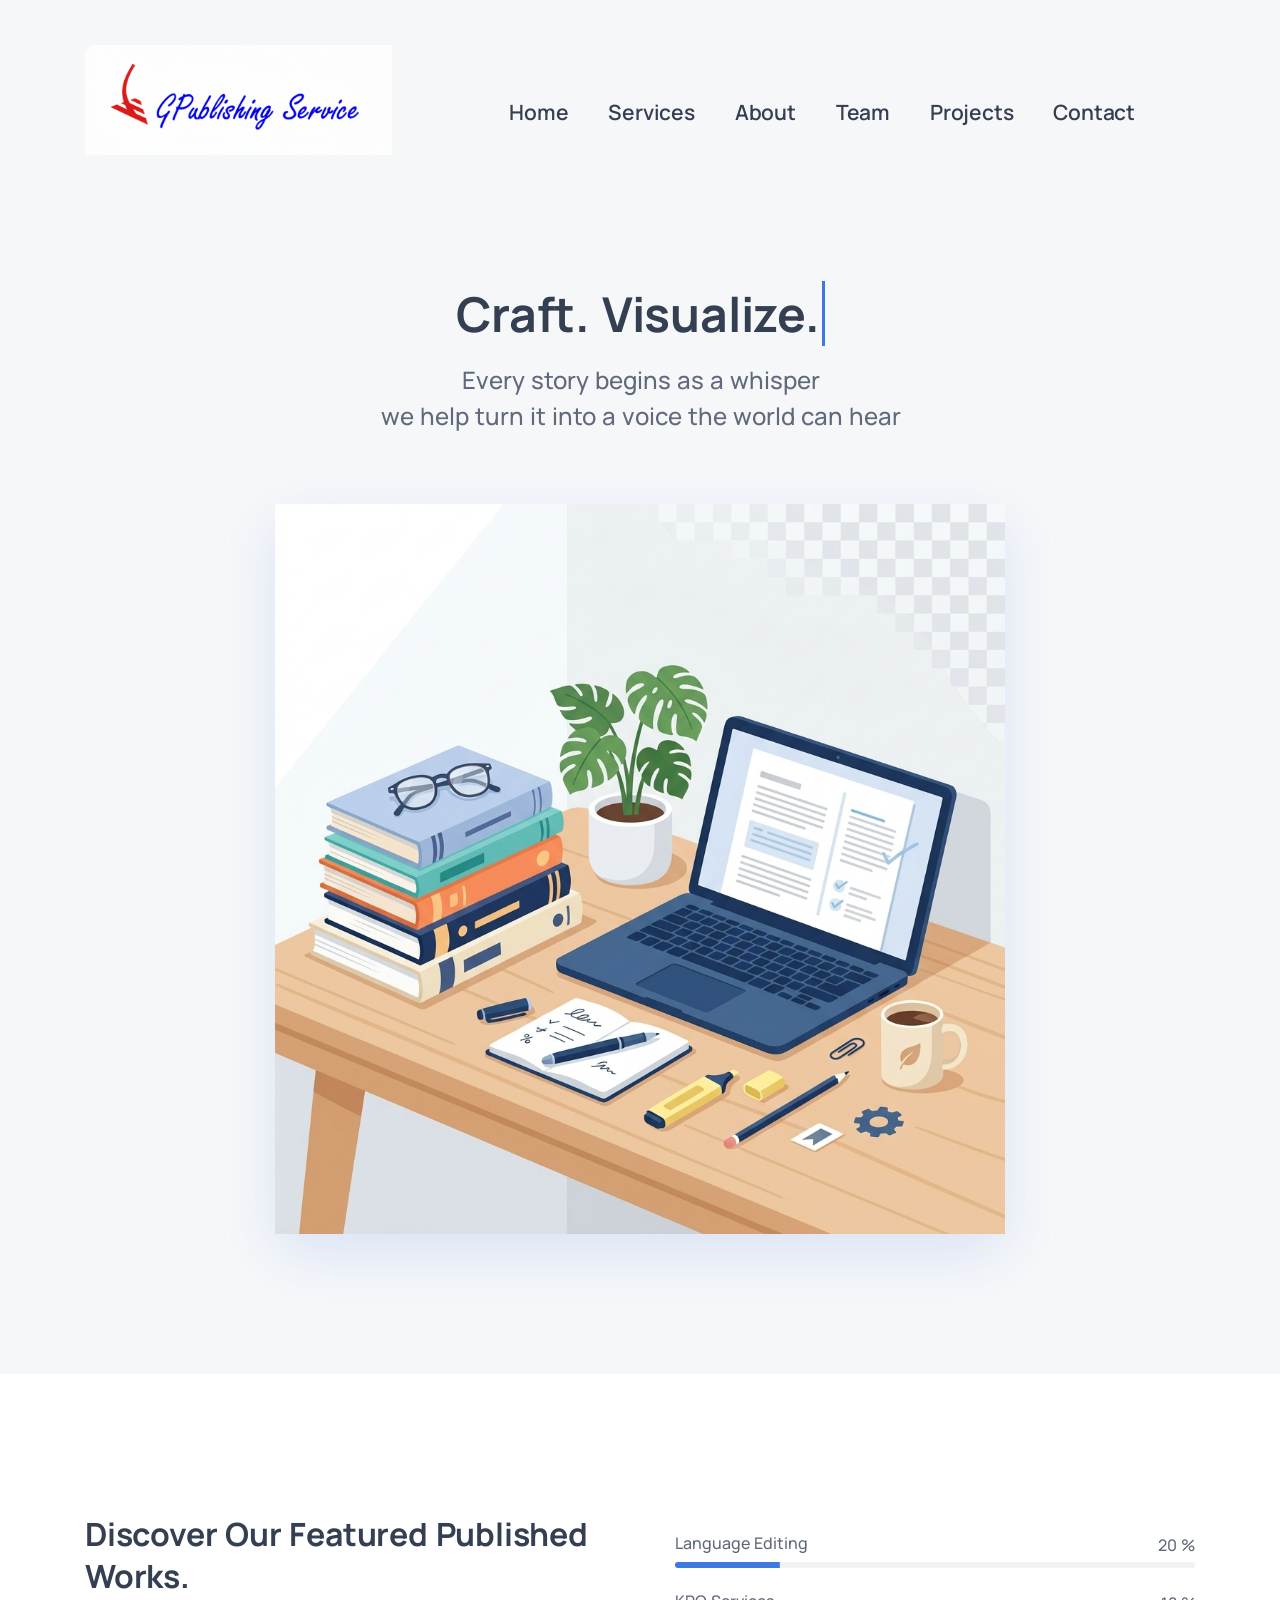
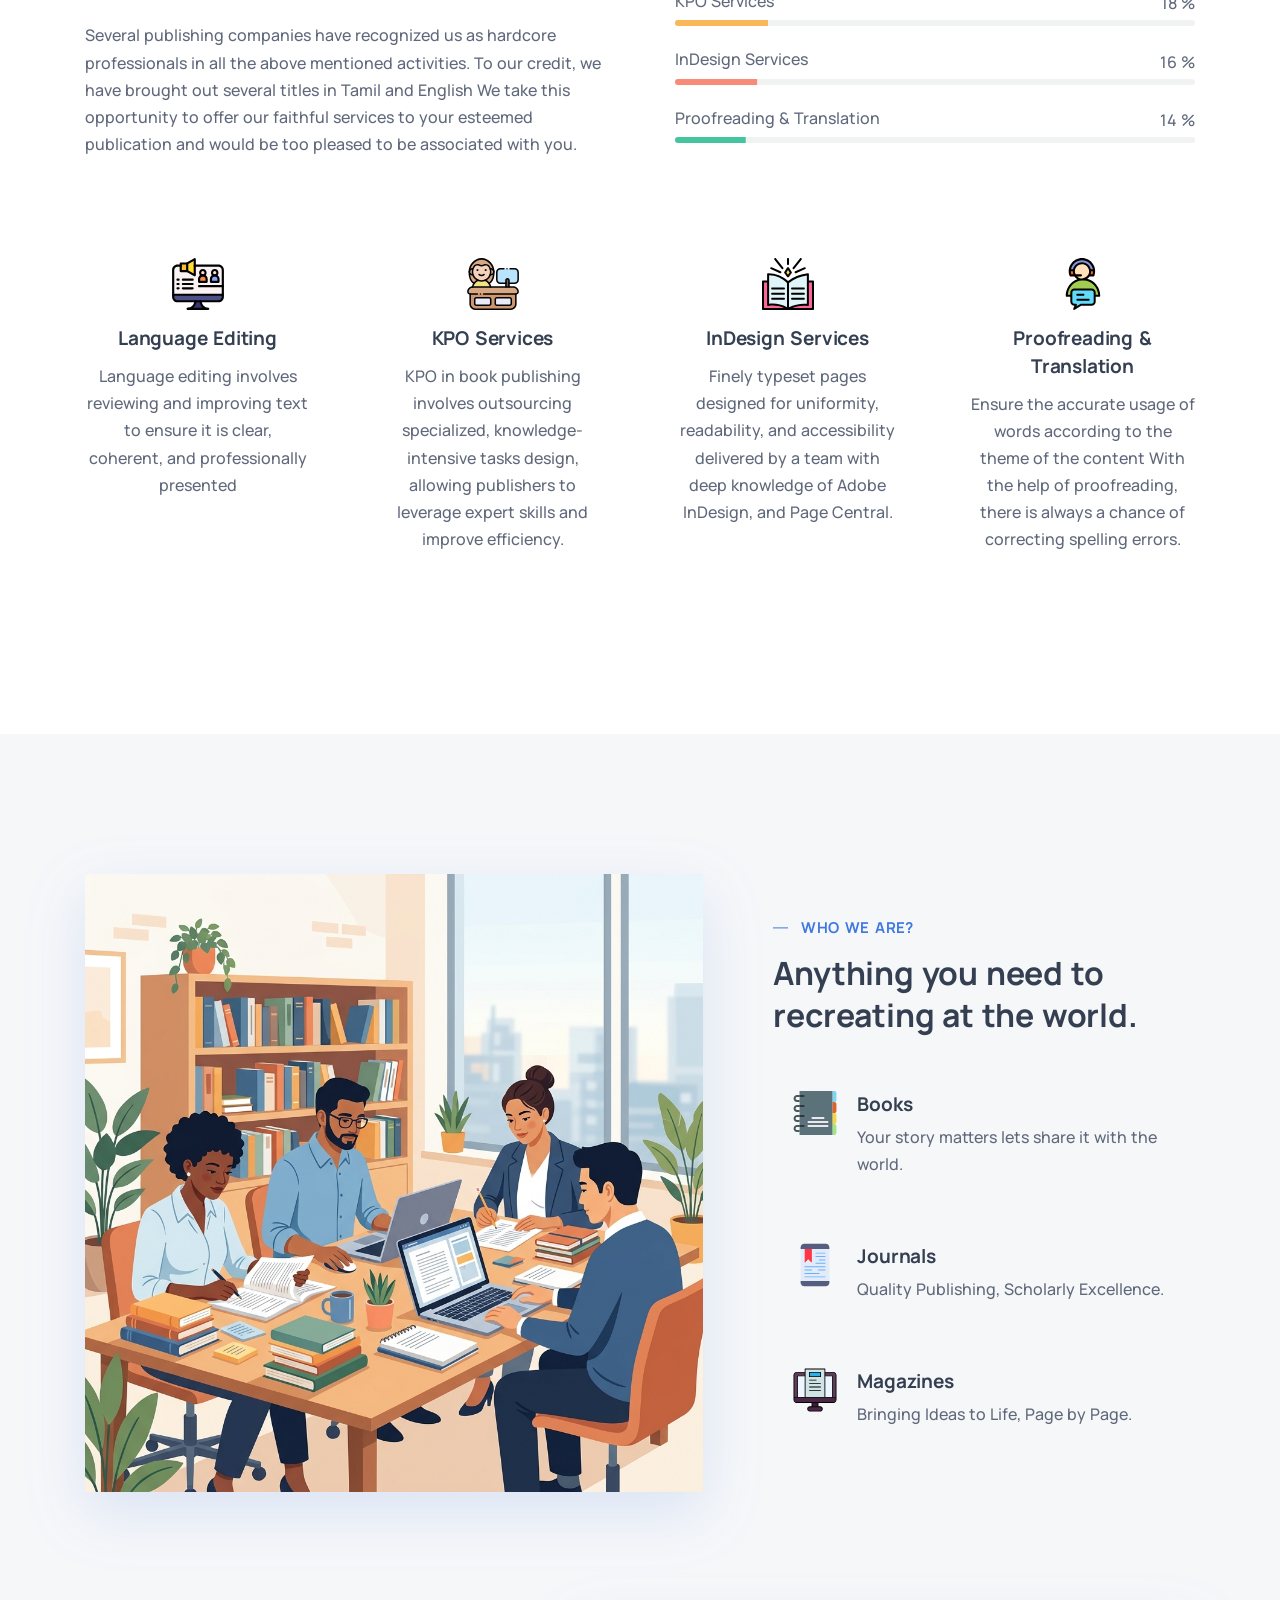
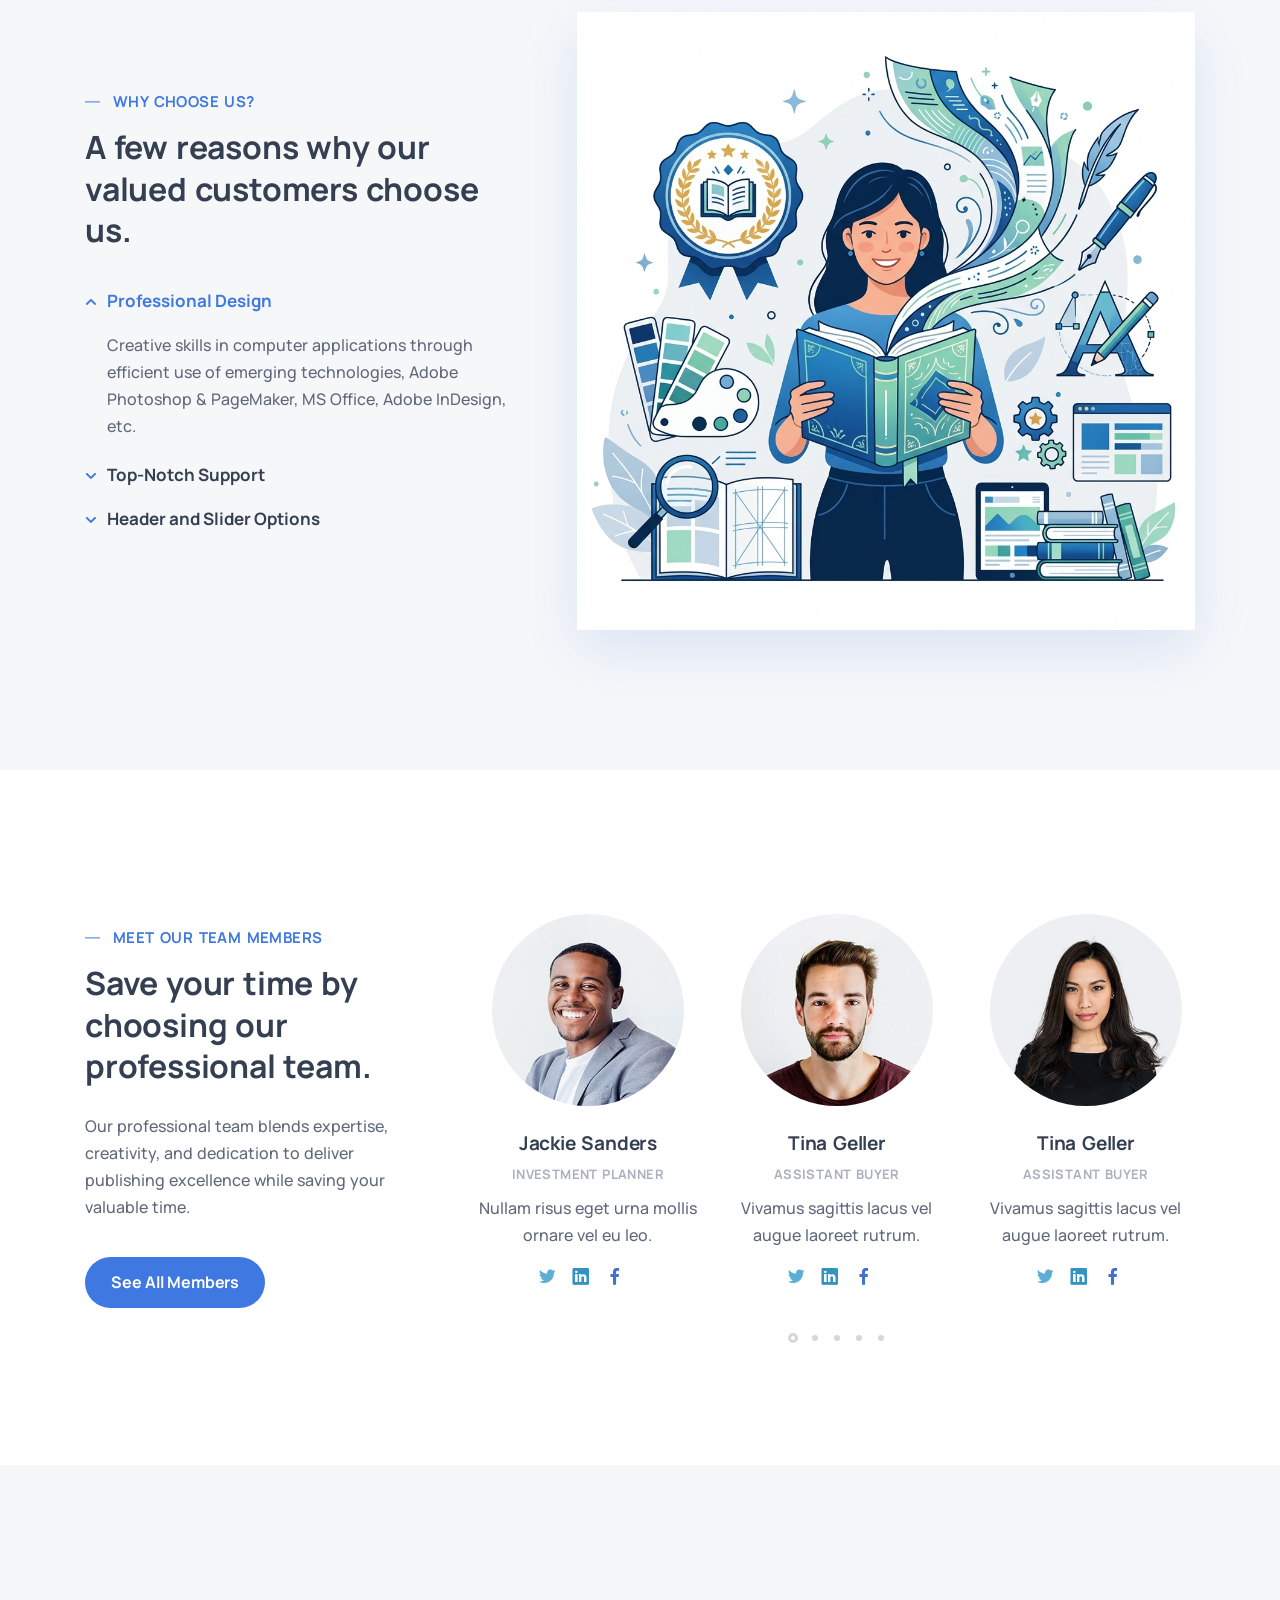
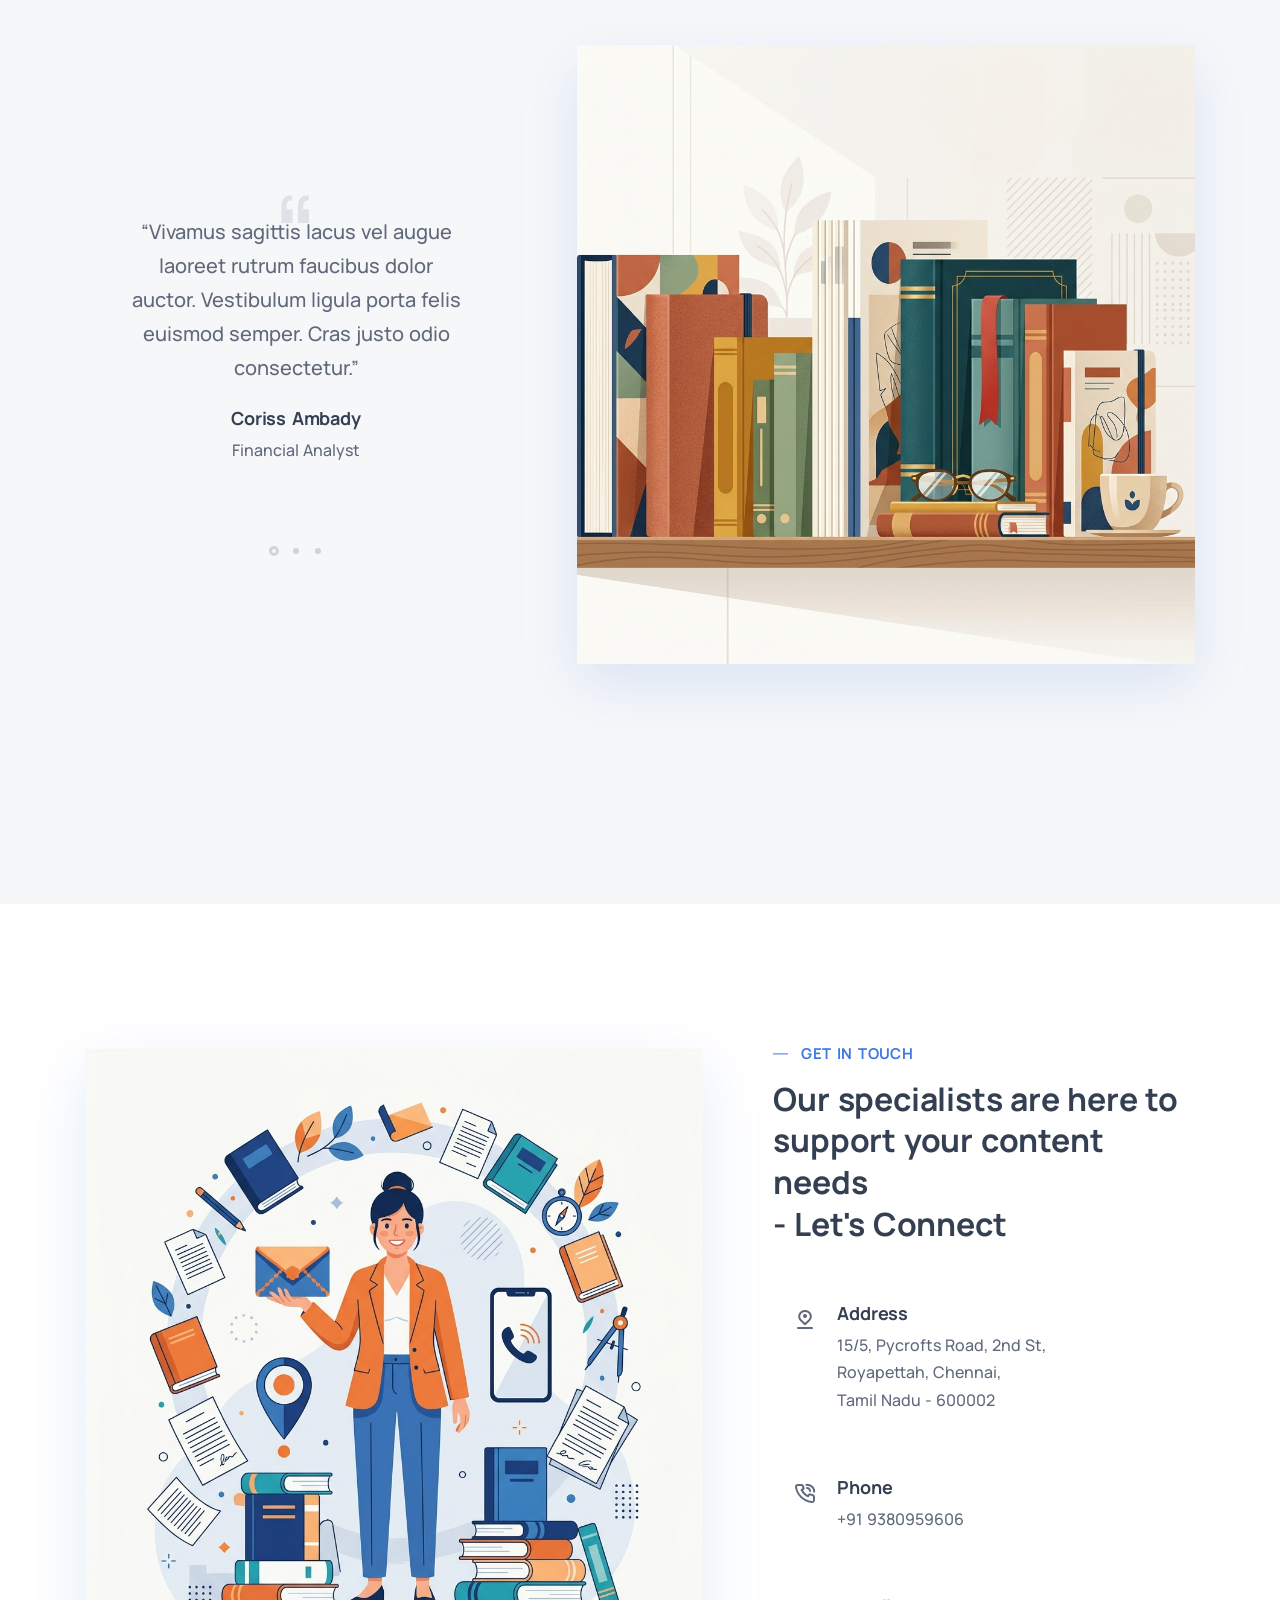
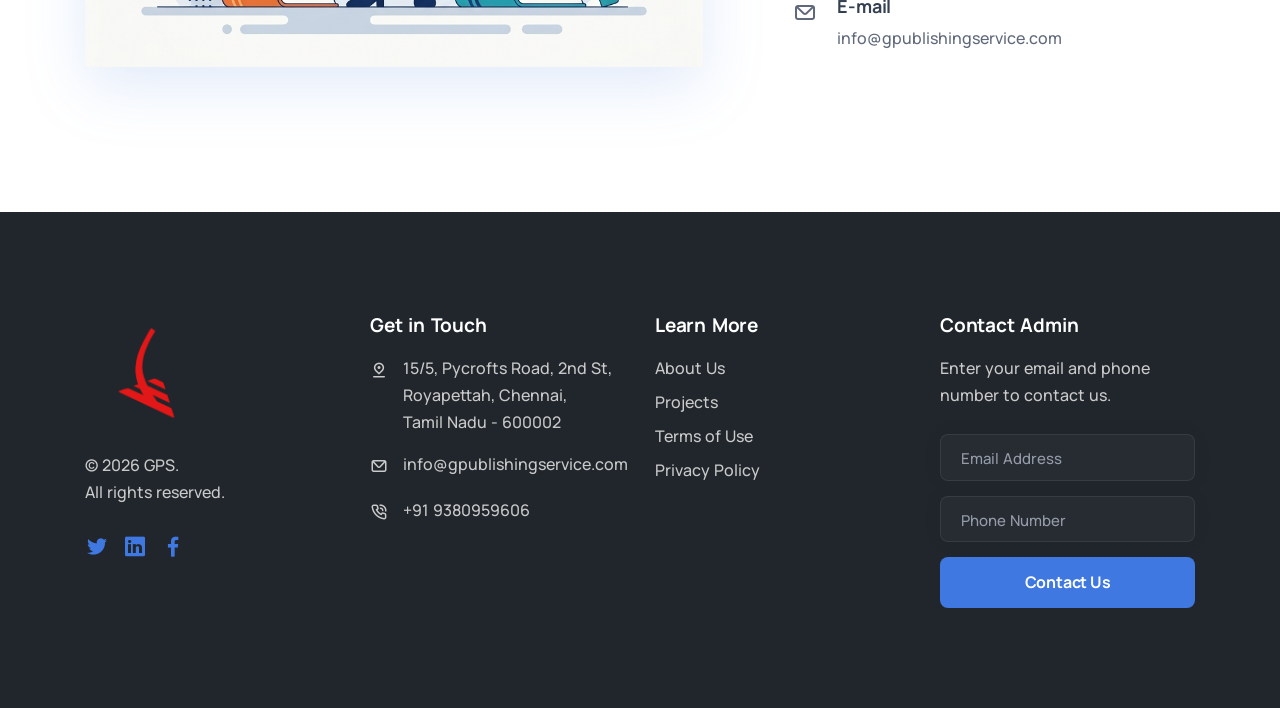
<file: index.html>
<!DOCTYPE html>
<html lang="en">

<head>
  <meta charset="utf-8">
  <meta name="viewport" content="width=device-width, initial-scale=1.0">
  <meta name="description"
    content="An impressive and flawless site template that includes various UI elements and countless features, attractive ready-made blocks and rich pages, basically everything you need to create a unique and professional website.">
  <meta name="keywords"
    content="Tailwind CSS, business, corporate, creative, gulp, marketing, minimal, modern, multipurpose, one page, responsive, saas, sass, seo, startup, html5 template, site template">
  <meta name="author" content="elemis">
  <title>GPublishing Service</title>
  <link rel="shortcut icon" href="./GPS_LOGO.png">
  <link rel="stylesheet" type="text/css" href="assets/fonts/unicons/unicons.css">
  <link rel="stylesheet" href="assets/css/plugins.css">
  <link rel="stylesheet" href="./assets/css/style.css">
  <style>
    /* 3D Float Animation */
    @keyframes floatAnim {
      0% {
        transform: translateY(0px);
      }

      50% {
        transform: translateY(-15px);
      }

      100% {
        transform: translateY(0px);
      }
    }

    figure.m-0.p-0>img {
      animation: floatAnim 4s ease-in-out infinite;
      filter: drop-shadow(0 20px 30px rgba(63, 120, 224, 0.15));
    }

    /* Custom Interactive Effects */
    .interactive-card {
      transition: all 0.3s ease-in-out;
      border-radius: 12px;
      padding: 1.5rem;
      background-color: transparent;
    }

    .interactive-card:hover {
      transform: translateY(-8px);
      box-shadow: 0 15px 30px rgba(0, 0, 0, 0.1);
      background-color: #ffffff;
    }

    .interactive-row {
      transition: all 0.3s ease;
      padding: 1rem;
      border-radius: 10px;
    }

    .interactive-row:hover {
      background-color: rgba(63, 120, 224, 0.05);
      transform: translateX(5px);
      box-shadow: -5px 5px 15px rgba(0, 0, 0, 0.05);
    }

    .accordion-item {
      transition: all 0.3s ease;
      border-radius: 8px;
      margin-bottom: 0.5rem;
      border: 1px solid transparent;
    }

    .accordion-item:hover {
      background-color: #f8f9fa;
      box-shadow: 0 10px 20px rgba(0, 0, 0, 0.05);
      border-color: rgba(63, 120, 224, 0.1);
    }

    .team-avatar-wrap img {
      transition: all 0.4s ease;
      border: 4px solid transparent;
    }

    .swiper-slide:hover .team-avatar-wrap img {
      transform: scale(1.05);
      border-color: #3f78e0;
      box-shadow: 0 15px 25px rgba(63, 120, 224, 0.2);
    }

    .contact-icon-box {
      transition: all 0.3s ease;
    }

    .flex-row:hover .contact-icon-box {
      transform: scale(1.1) rotate(5deg);
      box-shadow: 0 5px 15px rgba(0, 0, 0, 0.1);
    }

    .btn-primary {
      transition: all 0.3s ease-in-out;
    }

    .btn-primary:hover {
      transform: translateY(-3px) !important;
      box-shadow: 0 10px 20px rgba(63, 120, 224, 0.3) !important;
    }

    .hover-lift {
      transition: all 0.3s ease;
      padding: 1.5rem 1rem;
      border-radius: 12px;
    }

    .hover-lift:hover {
      transform: translateY(-10px);
      box-shadow: 0 15px 30px rgba(0, 0, 0, 0.1);
      background-color: #fff;
    }

    .icon-top {
      transition: all 0.3s ease;
      padding: 2rem !important;
      border-radius: 15px;
    }

    .icon-top:hover {
      background-color: #ffffff;
      box-shadow: 0 10px 30px rgba(0, 0, 0, 0.08);
      transform: translateY(-5px);
    }

    .brand-img {
      transition: all 0.3s ease;
      filter: grayscale(100%);
      opacity: 0.7;
    }

    .brand-img:hover {
      filter: grayscale(0%);
      opacity: 1;
      transform: scale(1.1);
      box-shadow: 0 10px 20px rgba(0, 0, 0, 0.05);
    }

    /* Ensure the cursor is explicitly visible on all profiles */
    .swiper-slide {
      cursor: default !important;
    }

    .swiper-slide .team-avatar-wrap img {
      cursor: pointer !important;
    }

    .nav.social a {
      cursor: pointer !important;
      position: relative;
      z-index: 10;
    }

    /* Mobile Responsive Fixes */
    @media (max-width: 991.98px) {
      .navbar-brand img {
        height: 50px !important;
        width: auto !important;
      }

      .navbar-other {
        margin-left: auto !important;
      }

      .typing-container-js {
        font-size: 1.6rem !important;
      }

      .lead {
        font-size: 1rem !important;
        padding-left: 1rem !important;
        padding-right: 1rem !important;
      }
    }

    /* Desktop alignment for search/menu items */
    @media (min-width: 992px) {
      .navbar-nav {
        margin-top: 25px !important;
        margin-left: 40px !important;
      }

      .navbar-nav .nav-link {
        font-size: 1.05rem !important;
        font-weight: 600 !important;
      }
    }

    /* Hamburger Menu Visibility */
    .hamburger span,
    .hamburger span::before,
    .hamburger span::after {
      background-color: #343f52 !important;
    }

    .offcanvas-body {
      padding: 2rem !important;
    }
  </style>
</head>

<body class="onepage">
  <div class="grow shrink-0">
    <header class="relative wrapper bg-gray ! bg-[rgba(246,247,249,1)] ">
      <nav class="navbar navbar-expand-lg center-nav transparent navbar-light">
        <div class="container xl:!flex-row lg:!flex-row !flex-nowrap items-center">
          <div class="navbar-brand !w-auto">
            <!--<a href='https://sandbox-tailwind-template.netlify.app/'>-->
            <img src="./GPS_N&L.png" alt="GPublishing Service" style="height: 110px;" class="navbar-logo-img" />

            <!-- </a> -->
          </div>
          <div class="navbar-collapse offcanvas offcanvas-nav offcanvas-start">
            <div class="offcanvas-header xl:!hidden lg:!hidden flex items-center justify-between flex-row p-6">
              <h3 class="!text-white xl:!text-[1.5rem] !text-[calc(1.275rem_+_0.3vw)] !mb-0">GPublishing Service</h3>
              <button type="button"
                class="btn-close btn-close-white !mr-[-0.75rem] m-0 p-0 leading-none !text-[#343f52] transition-all duration-[0.2s] ease-in-out border-0 motion-reduce:transition-none before:text-[1.05rem] before:text-white before:content-['\ed3b'] before:w-[1.8rem] before:h-[1.8rem] before:leading-[1.8rem] before:shadow-none before:transition-[background] before:duration-[0.2s] before:ease-in-out before:!flex before:justify-center before:items-center before:m-0 before:p-0 before:rounded-[100%] hover:no-underline bg-inherit before:bg-[rgba(255,255,255,.08)] before:font-Unicons hover:before:bg-[rgba(0,0,0,.11)]  "
                data-bs-dismiss="offcanvas" aria-label="Close"></button>
            </div>
            <div class="offcanvas-body xl:!ml-auto lg:!ml-auto flex  flex-col !h-full">
              <ul class="navbar-nav">
                <li class="nav-item"><a class="nav-link scroll active" href="#home">Home</a></li>
                <li class="nav-item"><a class="nav-link scroll" href="#services">Services</a></li>
                <li class="nav-item"><a class="nav-link scroll" href="#process">About</a></li>
                <li class="nav-item"><a class="nav-link scroll" href="#about">Team</a></li>
                <li class="nav-item"><a class="nav-link scroll" href="#testimonials">Projects</a></li>
                <li class="nav-item"><a class="nav-link scroll" href="#contact">Contact</a></li>
              </ul>
              <!-- /.navbar-nav -->
              <div class="offcanvas-footer xl:!hidden lg:!hidden">
                <div>
                  <a href="mailto:first.last@email.com" class="link-inverse">info@gpublishingservice.com</a>
                  <br> +91 9380959606<br>
                  <nav class="nav social !mt-4">
                    <a class="!text-[#cacaca] text-[1rem] transition-all duration-[0.2s] ease-in-out translate-y-0 motion-reduce:transition-none hover:translate-y-[-0.15rem] m-[0_.7rem_0_0]"
                      href="onepage.html#">
                      <i class="uil uil-twitter before:content-['\ed59'] !text-[#1DA1F2] text-[1.2rem]"></i></a>

                    <a class="!text-[#cacaca] text-[1rem] transition-all duration-[0.2s] ease-in-out translate-y-0 motion-reduce:transition-none hover:translate-y-[-0.15rem] m-[0_.7rem_0_0]"
                      href="onepage.html#"><i
                        class="uil uil-youtube before:content-['\edb5'] !text-[#FF0000] text-[1.2rem]"></i></a>

                    <a class="!text-[#cacaca] text-[1rem] transition-all duration-[0.2s] ease-in-out translate-y-0 motion-reduce:transition-none hover:translate-y-[-0.15rem] m-[0_.7rem_0_0]"
                      href="onepage.html#">
                      <i class="uil uil-facebook-f before:content-['\eae2'] !text-[#1877F2] text-[1.2rem]"></i></a>

                    <a class="!text-[#cacaca] text-[1rem] transition-all duration-[0.2s] ease-in-out translate-y-0 motion-reduce:transition-none hover:translate-y-[-0.15rem] m-[0_.7rem_0_0]"
                      href="onepage.html#">
                      <i class="uil uil-instagram before:content-['\eb9c'] !text-[#E4405F] text-[1.2rem]"></i></a>

                  </nav>
                  <!-- /.social -->
                </div>
              </div>
              <!-- /.offcanvas-footer -->
            </div>
            <!-- /.offcanvas-body -->
          </div>
          <!-- /.navbar-collapse -->
          <div class="navbar-other !w-auto !flex !ml-auto">
            <ul class="navbar-nav !flex-row !items-center !ml-auto">
              <li class="nav-item dropdown language-select uppercase group">
                <!--<a class="nav-link dropdown-item dropdown-toggle" href="onepage.html#" role="button" data-bs-toggle="dropdown" aria-haspopup="true" aria-expanded="false">En</a>
                 <ul class="dropdown-menu group-hover:shadow-[0_0.25rem_0.75rem_rgba(30,34,40,0.15)]">
                  <li class="nav-item"><a class="dropdown-item hover:!text-[#3f78e0] hover:bg-[inherit] " href="onepage.html#">En</a></li>
                  <li class="nav-item"><a class="dropdown-item hover:!text-[#3f78e0] hover:bg-[inherit] " href="onepage.html#">De</a></li>
                  <li class="nav-item"><a class="dropdown-item hover:!text-[#3f78e0] hover:bg-[inherit] " href="onepage.html#">Es</a></li>
                </ul> -->
              </li>
              <!-- <li class="nav-item hidden xl:block lg:block md:block">
                <a class='btn btn-sm btn-primary !text-white !bg-[#3f78e0] border-[#3f78e0] hover:text-white hover:bg-[#3f78e0] hover:!border-[#3f78e0]   active:text-white active:bg-[#3f78e0] active:border-[#3f78e0] disabled:text-white disabled:bg-[#3f78e0] disabled:border-[#3f78e0] !rounded-[50rem] hover:translate-y-[-0.15rem] hover:shadow-[0_0.25rem_0.75rem_rgba(30,34,40,0.15)]' href='https://sandbox-tailwind-template.netlify.app/contact'>Contact</a>
              </li> -->
              <li class="nav-item xl:!hidden lg:!hidden">
                <button class="hamburger offcanvas-nav-btn"><span></span></button>
              </li>
            </ul>
            <!-- /.navbar-nav -->
          </div>
          <!-- /.navbar-other -->
        </div>
        <!-- /.container -->
      </nav>
      <!-- /.navbar -->
    </header>
    <!-- /header -->
    <section id="home">
      <div class="wrapper  bg-[rgba(246,247,249,1)] ">
        <div
          class="container pt-10 xl:pt-[4.5rem] lg:pt-[4.5rem] md:pt-[4.5rem] pb-[4.5rem] xl:pb-28 lg:pb-28 md:pb-28 !text-center">
          <div class="flex flex-wrap mx-[-15px] !text-center">
            <div class="xl:w-9/12 lg:w-9/12 xxl:w-7/12 w-full flex-[0_0_auto] !px-[15px] max-w-full !mx-auto"
              data-cues="zoomIn" data-group="welcome" data-interval="-200">
              <h2 class="!text-[calc(1.365rem_+_1.38vw)] font-bold !leading-[1.2] xl:!text-[2.4rem] !mb-4">
                <span class="typing-container-js" style="border-right: 3px solid #3f78e0; padding-right: 2px;"></span>
              </h2>
              <p class="lead !text-[1.2rem] leading-normal md:!px-5 lg:!px-5 xl:!px-20 xxl:!px-10">Every story begins as
                a whisper <br>we help turn it into a voice the world can hear</p>
            </div>
            <!-- /column -->
          </div>
          <!-- /.row -->
          <div class="flex flex-wrap mx-[-15px] !text-center !mt-10">
            <div
              class="md:w-10/12 xl:w-8/12 lg:w-8/12 w-full flex-[0_0_auto] !px-[15px] max-w-full xl:!ml-[16.66666667%] lg:!ml-[16.66666667%] md:!ml-[8.33333333%]">
              <figure class="m-0 p-0"><img class="w-auto m-[0_auto]" src="assets/img/illustrations/i8.png"
                  srcset="assets/img/illustrations/i8@2x.png 2x" alt="image"></figure>
            </div>
            <!-- /column -->
          </div>
          <!-- /.row -->
        </div>
        <!-- /.container -->
      </div>
      <!-- /.wrapper -->
    </section>
    <!-- /section -->
    <section id="services">
      <div class="wrapper !bg-[#ffffff] ">
        <div class="container py-[4.5rem] xl:!py-28 lg:!py-28 md:!py-28">
          <div class="flex flex-wrap mx-[-15px] xl:mx-[-35px] lg:mx-[-20px] !mt-[-30px] !mb-10 items-center">
            <div
              class="xl:w-6/12 lg:w-6/12 w-full flex-[0_0_auto] xl:!px-[35px] lg:!px-[20px] !px-[15px] !mt-[30px] max-w-full xl:!order-2 lg:!order-2 order-2">
              <ul class="progress-list m-0 p-0 list-none">
                <li class="!mb-4">
                  <p class="!mb-1">Language Editing </p>
                  <div class="progressbar line relative blue" data-value="95"></div>
                </li>
                <li class="!mb-4">
                  <p class="!mb-1">KPO Services</p>
                  <div class="progressbar line relative yellow" data-value="85"></div>
                </li>
                <li class="!mb-4">
                  <p class="!mb-1">InDesign Services</p>
                  <div class="progressbar line relative orange" data-value="75"></div>
                </li>
                <li class="!mb-4">
                  <p class="!mb-1">Proofreading & Translation</p>
                  <div class="progressbar line relative green" data-value="65"></div>
                </li>
              </ul>
              <!-- /.progress-list -->
            </div>
            <!--/column -->
            <div
              class="xl:w-6/12 lg:w-6/12 w-full flex-[0_0_auto] xl:!px-[35px] lg:!px-[20px] !px-[15px] !mt-[30px] max-w-full order-1">
              <h3 class="!text-[calc(1.285rem_+_0.42vw)] font-bold xl:!text-[1.6rem] !leading-[1.3] !mb-5">Discover Our
                Featured Published Works.</h3>
              <p>Several publishing companies have recognized us as hardcore professionals in all the above mentioned
                activities. To our credit, we have brought out several titles in Tamil and English We take this
                opportunity to offer our faithful services to your esteemed publication and would be too pleased to be
                associated with you. </p>
            </div>
            <!--/column -->
          </div>
          <!--/.row -->
          <div
            class="flex flex-wrap mx-[-15px] xl:mx-[-35px] lg:mx-[-20px] !mt-[-30px] xl:!mt-0 lg:!mt-0 md:!mt-0 !text-center">
            <div
              class="md:w-6/12 lg:w-3/12 xl:w-3/12 w-full flex-[0_0_auto] !px-[15px] xl:!px-[35px] lg:!px-[20px] max-w-full max-md:!mt-[30px] hover-lift service-card"
              data-cue="fadeIn" data-delay="100">
              <img src="./assets/img/svg/Language Editing.svg" alt="icon"
                class="!w-[2.6rem] !h-[2.6rem] text-[#3f78e0] text-blue !mb-3  m-[0_auto]">
              <h4>Language Editing</h4>
              <p class="!mb-2">Language editing involves reviewing and improving text to ensure it is clear, coherent,
                and professionally presented</p>
            </div>
            <!--/column -->
            <div
              class="md:w-6/12 lg:w-3/12 xl:w-3/12 w-full flex-[0_0_auto] !px-[15px] xl:!px-[35px] lg:!px-[20px] max-w-full max-md:!mt-[30px] hover-lift service-card"
              data-cue="fadeIn" data-delay="300">
              <img src="./assets/img/svg/KPO Service.svg" alt="icon"
                class="!w-[2.6rem] !h-[2.6rem] text-[#45c4a0] text-green !mb-3 m-[0_auto]">
              <h4>KPO Services</h4>
              <p class="!mb-2">KPO in book publishing involves outsourcing specialized, knowledge-intensive tasks
                design, allowing publishers to leverage expert skills and improve efficiency.</p>
            </div>
            <!--/column -->
            <div
              class="md:w-6/12 lg:w-3/12 xl:w-3/12 w-full flex-[0_0_auto] !px-[15px] xl:!px-[35px] lg:!px-[20px] max-w-full max-md:!mt-[30px] hover-lift service-card"
              data-cue="fadeIn" data-delay="500">
              <img src="./assets/img/svg/Pagination.svg" alt="icon"
                class="!w-[2.6rem] !h-[2.6rem] text-[#f08a5d] text-orange !mb-3 m-[0_auto]">
              <h4>InDesign Services</h4>
              <p class="!mb-2">Finely typeset pages designed for uniformity, readability, and accessibility delivered by
                a team with deep knowledge of Adobe InDesign, and Page Central.</p>
            </div>
            <!--/column -->
            <div
              class="md:w-6/12 lg:w-3/12 xl:w-3/12 w-full flex-[0_0_auto] !px-[15px] xl:!px-[35px] lg:!px-[20px] max-w-full max-md:!mt-[30px] hover-lift service-card"
              data-cue="fadeIn" data-delay="700">
              <img src="./assets/img/svg/P&T Service.svg" alt="icon"
                class="!w-[2.6rem] !h-[2.6rem] text-[#f78b77] text-orange !mb-3 m-[0_auto]">
              <h4>Proofreading & Translation</h4>
              <p class="!mb-2">Ensure the accurate usage of words according to the theme of the content With the help of
                proofreading, there is always a chance of correcting spelling errors.</p>
            </div>
            <!--/column -->
          </div>
          <!--/.row -->
        </div>
        <!-- /.container -->
      </div>
      <!-- /.wrapper -->
    </section>
    <!-- /section -->
    <section id="process">
      <div class="wrapper  bg-[rgba(246,247,249,1)] ">
        <div class="container py-[4.5rem] xl:!py-28 lg:!py-28 md:!py-28">
          <div
            class="flex flex-wrap mx-[-15px] xl:mx-[-35px] lg:mx-[-20px] !mt-[-50px] !mb-[4.5rem] xl:!mb-24 lg:!mb-24 md:!mb-24 items-center">
            <div
              class="xl:w-7/12 lg:w-7/12 w-full flex-[0_0_auto] xl:!px-[35px] lg:!px-[20px] !px-[15px] !mt-[50px] max-w-full">
              <figure class="m-0 p-0"><img class="w-auto" src="assets/img/illustrations/i3.png"
                  srcset="assets/img/illustrations/i3@2x.png 2x" alt="image"></figure>
            </div>
            <!--/column -->
            <div
              class="xl:w-5/12 lg:w-5/12 w-full flex-[0_0_auto] xl:!px-[35px] lg:!px-[20px] !px-[15px] !mt-[50px] max-w-full">
              <h2
                class="!text-[.75rem] uppercase text-line relative align-top !pl-[1.4rem] inline-flex !tracking-[0.02rem] !leading-[1.35] before:content-[''] before:absolute before:inline-block before:translate-y-[-60%] before:w-3 before:h-[0.05rem] before:left-0 before:top-2/4 before:bg-[#3f78e0] !text-[#3f78e0] !mb-3">
                who we are?</h2>
              <h3 class="!text-[calc(1.285rem_+_0.42vw)] font-bold xl:!text-[1.6rem] !leading-[1.3] !mb-7 xxl:!pr-5">
                Anything you need to recreating at the world.</h3>
              <div class="flex flex-row !mb-4 interactive-row">
                <div>
                  <img src="./assets/img/svg/Book.svg" alt="icon" class="!w-[2.2rem] !h-[2.2rem]  text-[#3f78e0] !mr-4">
                </div>
                <div>
                  <h4 class="!mb-1">Books</h4>
                  <p class="!mb-1">Your story matters lets share it with the world.</p>
                </div>
              </div>
              <div class="flex flex-row !mb-4 interactive-row">
                <div>
                  <img src="./assets/img/svg/Journal.svg" alt="icon"
                    class="!w-[2.2rem] !h-[2.2rem]  text-[#3f78e0] !mr-4">
                </div>
                <div>
                  <h4 class="!mb-1">Journals</h4>
                  <p class="!mb-1">Quality Publishing, Scholarly Excellence.</p>
                </div>
              </div>
              <div class="flex flex-row interactive-row">
                <div>
                  <img src="./assets/img/svg/Magazines.svg" alt="icon"
                    class="!w-[2.2rem] !h-[2.2rem]  text-[#fab758] text-yellow !mr-4">
                </div>
                <div>
                  <h4 class="!mb-1">Magazines</h4>
                  <p class="!mb-0">Bringing Ideas to Life, Page by Page.</p>
                </div>
              </div>
            </div>
            <!--/column -->
          </div>
          <!--/.row -->
          <div class="flex flex-wrap mx-[-15px] xl:mx-[-35px] lg:mx-[-20px] !mt-[-50px] items-center">
            <div
              class="xl:w-7/12 lg:w-7/12 w-full flex-[0_0_auto] xl:!px-[35px] lg:!px-[20px] !px-[15px] !mt-[50px] max-w-full xl:!order-2 lg:!order-2">
              <figure class="m-0 p-0"><img class="w-auto" src="assets/img/illustrations/i2.png"
                  srcset="assets/img/illustrations/i2@2x.png 2x" alt="image"></figure>
            </div>
            <!--/column -->
            <div
              class="xl:w-5/12 lg:w-5/12 w-full flex-[0_0_auto] xl:!px-[35px] lg:!px-[20px] !px-[15px] !mt-[50px] max-w-full">
              <h2
                class="!text-[.75rem] uppercase text-line relative align-top !pl-[1.4rem] inline-flex !tracking-[0.02rem] !leading-[1.35] before:content-[''] before:absolute before:inline-block before:translate-y-[-60%] before:w-3 before:h-[0.05rem] before:left-0 before:top-2/4 before:bg-[#3f78e0] !text-[#3f78e0] !mb-3">
                Why Choose Us?</h2>
              <h3 class="!text-[calc(1.285rem_+_0.42vw)] font-bold xl:!text-[1.6rem] !leading-[1.3] !mb-7">A few reasons
                why our valued customers choose us.</h3>
              <div class="accordion accordion-wrapper" id="accordionExample">
                <div class="card plain accordion-item">
                  <div class="card-header !mb-0 !p-[0_0_.8rem_0] !border-0 !bg-inherit" id="headingOne">
                    <button class="accordion-button hover:!text-[#3f78e0]" data-bs-toggle="collapse"
                      data-bs-target="#collapseOne" aria-expanded="true" aria-controls="collapseOne"> Professional
                      Design </button>
                  </div>
                  <!--/.card-header -->
                  <div id="collapseOne" class="accordion-collapse collapse show" aria-labelledby="headingOne"
                    data-bs-parent="#accordionExample">
                    <div class="card-body flex-[1_1_auto]  pb-4">
                      <p>Creative skills in computer applications through efficient use of emerging technologies, Adobe
                        Photoshop & PageMaker, MS Office, Adobe InDesign, etc.</p>
                    </div>
                    <!--/.card-body -->
                  </div>
                  <!--/.accordion-collapse -->
                </div>
                <!--/.accordion-item -->
                <div class="card plain accordion-item">
                  <div class="card-header !mb-0 !p-[0_0_.8rem_0] !border-0 !bg-inherit" id="headingTwo">
                    <button class="collapsed hover:!text-[#3f78e0]" data-bs-toggle="collapse"
                      data-bs-target="#collapseTwo" aria-expanded="false" aria-controls="collapseTwo"> Top-Notch Support
                    </button>
                  </div>
                  <!--/.card-header -->
                  <div id="collapseTwo" class="accordion-collapse collapse" aria-labelledby="headingTwo"
                    data-bs-parent="#accordionExample">
                    <div class="card-body flex-[1_1_auto]  pb-4">
                      <p>By integrating these concepts, publishers and self-publishers can produce books that are
                        visually attractive. toilered to their audience, readable and commercially competitive</p>
                    </div>
                    <!--/.card-body -->
                  </div>
                  <!--/.accordion-collapse -->
                </div>
                <!--/.accordion-item -->
                <div class="card plain accordion-item">
                  <div class="card-header !mb-0 !p-[0_0_.8rem_0] !border-0 !bg-inherit" id="headingThree">
                    <button class="collapsed hover:!text-[#3f78e0]" data-bs-toggle="collapse"
                      data-bs-target="#collapseThree" aria-expanded="false" aria-controls="collapseThree"> Header and
                      Slider Options </button>
                  </div>
                  <!--/.card-header -->
                  <div id="collapseThree" class="accordion-collapse collapse" aria-labelledby="headingThree"
                    data-bs-parent="#accordionExample">
                    <div class="card-body flex-[1_1_auto]  pb-4">
                      <p>We are work with customizable Service, professional layouts for the top section of a
                        publication or website, including dynamic sliders to showcase content attractively.</p>
                    </div>
                    <!--/.card-body -->
                  </div>
                  <!--/.accordion-collapse -->
                </div>
                <!--/.accordion-item -->
              </div>
              <!--/.accordion -->
            </div>
            <!--/column -->
          </div>
          <!--/.row -->
        </div>
        <!-- /.container -->
      </div>
      <!-- /.wrapper -->
    </section>
    <!-- /section -->
    <section id="about">
      <div class="wrapper !bg-[#ffffff] ">
        <div class="container py-[4.5rem] xl:!py-28 lg:!py-28 md:!py-28">
          <div class="flex flex-wrap mx-[-15px] xl:mx-[-35px] lg:mx-[-20px] !mt-[-50px] items-center">
            <div
              class="xl:w-4/12 lg:w-4/12 w-full flex-[0_0_auto] xl:!px-[35px] lg:!px-[20px] !px-[15px] !mt-[50px] max-w-full">
              <h2
                class="!text-[.75rem] uppercase text-line relative align-top !pl-[1.4rem] inline-flex !tracking-[0.02rem] !leading-[1.35] before:content-[''] before:absolute before:inline-block before:translate-y-[-60%] before:w-3 before:h-[0.05rem] before:left-0 before:top-2/4 before:bg-[#3f78e0] !text-[#3f78e0] !mb-3">
                Meet Our Team Members</h2>
              <h3 class="!text-[calc(1.285rem_+_0.42vw)] font-bold xl:!text-[1.6rem] !leading-[1.3] !mb-5">Save your
                time by choosing our professional team.</h3>
              <p>Our professional team blends expertise, creativity, and dedication to deliver publishing excellence
                while saving your valuable time.</p>
              <a href="#Team"
                class="btn btn-primary !text-white !bg-[#3f78e0] border-[#3f78e0] hover:text-white hover:bg-[#3f78e0] hover:!border-[#3f78e0]   active:text-white active:bg-[#3f78e0] active:border-[#3f78e0] disabled:text-white disabled:bg-[#3f78e0] disabled:border-[#3f78e0] !rounded-[50rem] !mt-3 hover:translate-y-[-0.15rem] hover:shadow-[0_0.25rem_0.75rem_rgba(30,34,40,0.15)]">See
                All Members</a>
            </div>
            <!--/column -->
            <div
              class="xl:w-8/12 lg:w-8/12 w-full flex-[0_0_auto] xl:!px-[35px] lg:!px-[20px] !px-[15px] !mt-[50px] max-w-full">
              <div class="swiper-container !text-center !mb-6" data-margin="30" data-dots="true" data-items-xl="3"
                data-items-md="2" data-items-xs="1">
                <div class="swiper">
                  <div class="swiper-wrapper">

                    <div class="swiper-slide">
                      <div class="team-avatar-wrap">
                        <img class="rounded-[50%] w-40 !mx-auto !mb-4" src="assets/img/avatars/t1.jpg"
                          srcset="assets/img/avatars/t1.jpg 2x" alt="image">
                      </div>
                      <h4 class="!mb-1">Jackie Sanders</h4>
                      <div class="!text-[0.65rem] uppercase !tracking-[0.02rem] font-bold !text-[#aab0bc] !mb-2">
                        Investment Planner</div>
                      <p class="!mb-2">Nullam risus eget urna mollis ornare vel eu leo.</p>
                      <nav class="nav social justify-center !text-center  !mb-0">

                        <a class="m-[0_.7rem_0_0] text-[1rem] transition-all duration-[0.2s] ease-in-out translate-y-0 hover:translate-y-[-0.15rem]"
                          href="onepage.html#">
                          <i class="uil uil-twitter before:content-['\ed59'] text-[1rem] !text-[#5daed5]"></i></a>

                        <a class="m-[0_.7rem_0_0] text-[1rem] transition-all duration-[0.2s] ease-in-out translate-y-0 hover:translate-y-[-0.15rem]"
                          href="onepage.html#">
                          <i class="uil uil-linkedin before:content-['\ebd1'] text-[1rem] !text-[#3393c1]"></i></a>

                        <a class="m-[0_.7rem_0_0] text-[1rem] transition-all duration-[0.2s] ease-in-out translate-y-0 hover:translate-y-[-0.15rem]"
                          href="onepage.html#">
                          <i class="uil uil-facebook-f before:content-['\eae2'] text-[1rem] !text-[#4470cf]"></i></a>
                      </nav>
                      <!-- /.social -->
                    </div>
                    <!--/.swiper-slide -->

                    <div class="swiper-slide">
                      <div class="team-avatar-wrap">
                        <img class="rounded-[50%] w-40 !mx-auto !mb-4" src="assets/img/avatars/t3.jpg"
                          srcset="assets/img/avatars/t3.jpg 2x" alt="image">
                      </div>
                      <h4 class="!mb-1">Tina Geller</h4>
                      <div class="!text-[0.65rem] uppercase !tracking-[0.02rem] font-bold !text-[#aab0bc] !mb-2">
                        Assistant Buyer</div>
                      <p class="!mb-2">Vivamus sagittis lacus vel augue laoreet rutrum.</p>
                      <nav class="nav social justify-center !text-center  !mb-0">

                        <a class="m-[0_.7rem_0_0] text-[1rem] transition-all duration-[0.2s] ease-in-out translate-y-0 hover:translate-y-[-0.15rem]"
                          href="onepage.html#"><i
                            class="uil uil-twitter before:content-['\ed59'] text-[1rem] !text-[#5daed5]"></i></a>

                        <a class="m-[0_.7rem_0_0] text-[1rem] transition-all duration-[0.2s] ease-in-out translate-y-0 hover:translate-y-[-0.15rem]"
                          href="onepage.html#"><i
                            class="uil uil-linkedin before:content-['\ebd1'] text-[1rem] !text-[#3393c1]"></i></a>

                        <a class="m-[0_.7rem_0_0] text-[1rem] transition-all duration-[0.2s] ease-in-out translate-y-0 hover:translate-y-[-0.15rem]"
                          href="onepage.html#"><i
                            class="uil uil-facebook-f before:content-['\eae2'] text-[1rem] !text-[#4470cf]"></i></a>
                      </nav>
                      <!-- /.social -->
                    </div>
                    <!--/.swiper-slide -->

                    <div class="swiper-slide">
                      <div class="team-avatar-wrap">
                        <img class="rounded-[50%] w-40 !mx-auto !mb-4" src="assets/img/avatars/t4.jpg"
                          srcset="assets/img/avatars/t4.jpg 2x" alt="image">
                      </div>
                      <h4 class="!mb-1">Tina Geller</h4>
                      <div class="!text-[0.65rem] uppercase !tracking-[0.02rem] font-bold !text-[#aab0bc] !mb-2">
                        Assistant Buyer</div>
                      <p class="!mb-2">Vivamus sagittis lacus vel augue laoreet rutrum.</p>
                      <nav class="nav social justify-center !text-center  !mb-0">

                        <a class="m-[0_.7rem_0_0] text-[1rem] transition-all duration-[0.2s] ease-in-out translate-y-0 hover:translate-y-[-0.15rem]"
                          href="onepage.html#"><i
                            class="uil uil-twitter before:content-['\ed59'] text-[1rem] !text-[#5daed5]"></i></a>

                        <a class="m-[0_.7rem_0_0] text-[1rem] transition-all duration-[0.2s] ease-in-out translate-y-0 hover:translate-y-[-0.15rem]"
                          href="onepage.html#"><i
                            class="uil uil-linkedin before:content-['\ebd1'] text-[1rem] !text-[#3393c1]"></i></a>

                        <a class="m-[0_.7rem_0_0] text-[1rem] transition-all duration-[0.2s] ease-in-out translate-y-0 hover:translate-y-[-0.15rem]"
                          href="onepage.html#"><i
                            class="uil uil-facebook-f before:content-['\eae2'] text-[1rem] !text-[#4470cf]"></i></a>
                      </nav>
                      <!-- /.social -->
                    </div>
                    <!--/.swiper-slide -->

                    <div class="swiper-slide">
                      <div class="team-avatar-wrap">
                        <img class="rounded-[50%] w-40 !mx-auto !mb-4" src="assets/img/avatars/t1.jpg"
                          srcset="assets/img/avatars/t1.jpg 2x" alt="image">
                      </div>
                      <h4 class="!mb-1">Tina Geller</h4>
                      <div class="!text-[0.65rem] uppercase !tracking-[0.02rem] font-bold !text-[#aab0bc] !mb-2">
                        Assistant Buyer</div>
                      <p class="!mb-2">Vivamus sagittis lacus vel augue laoreet rutrum.</p>
                      <nav class="nav social justify-center !text-center  !mb-0">

                        <a class="m-[0_.7rem_0_0] text-[1rem] transition-all duration-[0.2s] ease-in-out translate-y-0 hover:translate-y-[-0.15rem]"
                          href="onepage.html#"><i
                            class="uil uil-twitter before:content-['\ed59'] text-[1rem] !text-[#5daed5]"></i></a>

                        <a class="m-[0_.7rem_0_0] text-[1rem] transition-all duration-[0.2s] ease-in-out translate-y-0 hover:translate-y-[-0.15rem]"
                          href="onepage.html#"><i
                            class="uil uil-linkedin before:content-['\ebd1'] text-[1rem] !text-[#3393c1]"></i></a>

                        <a class="m-[0_.7rem_0_0] text-[1rem] transition-all duration-[0.2s] ease-in-out translate-y-0 hover:translate-y-[-0.15rem]"
                          href="onepage.html#"><i
                            class="uil uil-facebook-f before:content-['\eae2'] text-[1rem] !text-[#4470cf]"></i></a>
                      </nav>
                      <!-- /.social -->
                    </div>
                    <!--/.swiper-slide -->

                    <div class="swiper-slide">
                      <div class="team-avatar-wrap">
                        <img class="rounded-[50%] w-40 !mx-auto !mb-4" src="assets/img/avatars/t3.jpg"
                          srcset="assets/img/avatars/t3.jpg 2x" alt="image">
                      </div>
                      <h4 class="!mb-1">Tina Geller</h4>
                      <div class="!text-[0.65rem] uppercase !tracking-[0.02rem] font-bold !text-[#aab0bc] !mb-2">
                        Assistant Buyer</div>
                      <p class="!mb-2">Vivamus sagittis lacus vel augue laoreet rutrum.</p>
                      <nav class="nav social justify-center !text-center  !mb-0">

                        <a class="m-[0_.7rem_0_0] text-[1rem] transition-all duration-[0.2s] ease-in-out translate-y-0 hover:translate-y-[-0.15rem]"
                          href="onepage.html#"><i
                            class="uil uil-twitter before:content-['\ed59'] text-[1rem] !text-[#5daed5]"></i></a>

                        <a class="m-[0_.7rem_0_0] text-[1rem] transition-all duration-[0.2s] ease-in-out translate-y-0 hover:translate-y-[-0.15rem]"
                          href="onepage.html#"><i
                            class="uil uil-linkedin before:content-['\ebd1'] text-[1rem] !text-[#3393c1]"></i></a>

                        <a class="m-[0_.7rem_0_0] text-[1rem] transition-all duration-[0.2s] ease-in-out translate-y-0 hover:translate-y-[-0.15rem]"
                          href="onepage.html#"><i
                            class="uil uil-facebook-f before:content-['\eae2'] text-[1rem] !text-[#4470cf]"></i></a>
                      </nav>
                      <!-- /.social -->
                    </div>
                    <!--/.swiper-slide -->

                    <div class="swiper-slide">
                      <div class="team-avatar-wrap">
                        <img class="rounded-[50%] w-40 !mx-auto !mb-4" src="assets/img/avatars/t4.jpg"
                          srcset="assets/img/avatars/t4.jpg 2x" alt="image">
                      </div>
                      <h4 class="!mb-1">Tina Geller</h4>
                      <div class="!text-[0.65rem] uppercase !tracking-[0.02rem] font-bold !text-[#aab0bc] !mb-2">
                        Assistant Buyer</div>
                      <p class="!mb-2">Vivamus sagittis lacus vel augue laoreet rutrum.</p>
                      <nav class="nav social justify-center !text-center  !mb-0">

                        <a class="m-[0_.7rem_0_0] text-[1rem] transition-all duration-[0.2s] ease-in-out translate-y-0 hover:translate-y-[-0.15rem]"
                          href="onepage.html#"><i
                            class="uil uil-twitter before:content-['\ed59'] text-[1rem] !text-[#5daed5]"></i></a>

                        <a class="m-[0_.7rem_0_0] text-[1rem] transition-all duration-[0.2s] ease-in-out translate-y-0 hover:translate-y-[-0.15rem]"
                          href="onepage.html#"><i
                            class="uil uil-linkedin before:content-['\ebd1'] text-[1rem] !text-[#3393c1]"></i></a>

                        <a class="m-[0_.7rem_0_0] text-[1rem] transition-all duration-[0.2s] ease-in-out translate-y-0 hover:translate-y-[-0.15rem]"
                          href="onepage.html#"><i
                            class="uil uil-facebook-f before:content-['\eae2'] text-[1rem] !text-[#4470cf]"></i></a>
                      </nav>
                      <!-- /.social -->
                    </div>
                    <!--/.swiper-slide -->

                    <div class="swiper-slide">
                      <div class="team-avatar-wrap">
                        <img class="rounded-[50%] w-40 !mx-auto !mb-4" src="assets/img/avatars/t1.jpg"
                          srcset="assets/img/avatars/t1.jpg 2x" alt="image">
                      </div>
                      <h4 class="!mb-1">Nikolas Brooten</h4>
                      <div class="!text-[0.65rem] uppercase !tracking-[0.02rem] font-bold !text-[#aab0bc] !mb-2">Sales
                        Manager</div>
                      <p class="!mb-2">Donec ornare elit quam porta gravida at eget.</p>
                      <nav class="nav social justify-center !text-center  !mb-0">
                        <a class="m-[0_.7rem_0_0] text-[1rem] transition-all duration-[0.2s] ease-in-out translate-y-0 hover:translate-y-[-0.15rem]"
                          href="onepage.html#">
                          <i class="uil uil-twitter before:content-['\ed59'] text-[1rem] !text-[#5daed5]"></i></a>

                        <a class="m-[0_.7rem_0_0] text-[1rem] transition-all duration-[0.2s] ease-in-out translate-y-0 hover:translate-y-[-0.15rem]"
                          href="onepage.html#">
                          <i class="uil uil-linkedin before:content-['\ebd1'] text-[1rem] !text-[#3393c1]"></i></a>

                        <a class="m-[0_.7rem_0_0] text-[1rem] transition-all duration-[0.2s] ease-in-out translate-y-0 hover:translate-y-[-0.15rem]"
                          href="onepage.html#">
                          <i class="uil uil-facebook-f before:content-['\eae2'] text-[1rem] !text-[#4470cf]"></i></a>
                      </nav>
                      <!-- /.social -->
                    </div>
                    <!--/.swiper-slide -->
                  </div>
                  <!--/.swiper-wrapper -->
                </div>
                <!-- /.swiper -->
              </div>
              <!-- /.swiper-container -->
            </div>
            <!--/column -->
          </div>
          <!--/.row -->
        </div>
        <!-- /.container -->
      </div>
      <!-- /.wrapper -->
    </section>
    <!-- /section -->
    <section id="testimonials">
      <div class="wrapper  bg-[rgba(246,247,249,1)] ">
        <div class="container py-[4.5rem] xl:!py-28 lg:!py-28 md:!py-28">
          <div class="flex flex-wrap mx-[-15px] xl:mx-[-35px] lg:mx-[-20px] !mt-[-30px] !mb-20 items-center">
            <div
              class="xl:w-7/12 lg:w-7/12 w-full flex-[0_0_auto] xl:!px-[35px] lg:!px-[20px] !px-[15px] !mt-[70px] max-w-full xl:!order-2 lg:!order-2">
              <figure class="m-0 p-0"><img class="w-auto" src="assets/img/illustrations/i4.png"
                  srcset="assets/img/illustrations/i4@2x.png 2x" alt="image"></figure>
            </div>
            <!--/column -->
            <div
              class="xl:w-5/12 lg:w-5/12 w-full flex-[0_0_auto] xl:!px-[35px] lg:!px-[20px] !px-[15px] !mt-[70px] max-w-full xl:!mt-[4.5rem] lg:!mt-[4.5rem]">
              <div class="swiper-container dots-closer !mb-6" data-margin="30" data-dots="true">
                <div class="swiper">
                  <div class="swiper-wrapper">
                    <div class="swiper-slide">
                      <blockquote
                        class="icon icon-top text-[1rem] !text-center relative pt-[3.75rem] p-0 border-0 !leading-[1.7] font-medium m-[0_0_1rem] before:translate-x-[-52%] before:left-2/4 before:content-['\201c'] before:!text-[#aab0bc] before:opacity-30 before:text-[6.5rem] before:font-normal before:absolute before:leading-none before:z-[1] before:top-0">
                        <p>“Vivamus sagittis lacus vel augue laoreet rutrum faucibus dolor auctor. Vestibulum ligula
                          porta felis euismod semper. Cras justo odio consectetur.”</p>
                        <div class="flex items-center justify-center !text-center">
                          <div class="info !pl-0">
                            <h5 class="!mb-1 text-[.95rem] !leading-[1.5]">Coriss Ambady</h5>
                            <p class="!mb-0 text-[0.8rem]">Financial Analyst</p>
                          </div>
                        </div>
                      </blockquote>
                    </div>
                    <!--/.swiper-slide -->
                    <div class="swiper-slide">
                      <blockquote
                        class="icon icon-top text-[1rem] !text-center relative pt-[3.75rem] p-0 border-0 !leading-[1.7] font-medium m-[0_0_1rem] before:translate-x-[-52%] before:left-2/4 before:content-['\201c'] before:!text-[#aab0bc] before:opacity-30 before:text-[6.5rem] before:font-normal before:absolute before:leading-none before:z-[1] before:top-0">
                        <p>“Vivamus sagittis lacus vel augue laoreet rutrum faucibus dolor auctor. Vestibulum ligula
                          porta felis euismod semper. Cras justo odio consectetur.”</p>
                        <div class="flex items-center justify-center !text-center">
                          <div class="info !pl-0">
                            <h5 class="!mb-1 text-[.95rem] !leading-[1.5]">Cory Zamora</h5>
                            <p class="!mb-0 text-[0.8rem]">Marketing Specialist</p>
                          </div>
                        </div>
                      </blockquote>
                    </div>
                    <!--/.swiper-slide -->
                    <div class="swiper-slide">
                      <blockquote
                        class="icon icon-top text-[1rem] !text-center relative pt-[3.75rem] p-0 border-0 !leading-[1.7] font-medium m-[0_0_1rem] before:translate-x-[-52%] before:left-2/4 before:content-['\201c'] before:!text-[#aab0bc] before:opacity-30 before:text-[6.5rem] before:font-normal before:absolute before:leading-none before:z-[1] before:top-0">
                        <p>“Vivamus sagittis lacus vel augue laoreet rutrum faucibus dolor auctor. Vestibulum ligula
                          porta felis euismod semper. Cras justo odio consectetur.”</p>
                        <div class="flex items-center justify-center !text-center">
                          <div class="info !pl-0">
                            <h5 class="!mb-1 text-[.95rem] !leading-[1.5]">Nikolas Brooten</h5>
                            <p class="!mb-0 text-[0.8rem]">Sales Manager</p>
                          </div>
                        </div>
                      </blockquote>
                    </div>
                    <!--/.swiper-slide -->
                  </div>
                  <!--/.swiper-wrapper -->
                </div>
                <!-- /.swiper -->
              </div>
              <!-- /.swiper-container -->
            </div>
            <!--/column -->
          </div>
          <!--/.row -->
        </div>
        <!-- /.container -->
      </div>
      <!-- /.wrapper -->
    </section>
    <!-- /section -->
    <section id="contact">
      <div class="wrapper !bg-[#ffffff] ">
        <div class="container py-[4.5rem] xl:!py-28 lg:!py-28 md:!py-28">
          <div class="flex flex-wrap mx-[-15px] xl:mx-[-35px] lg:mx-[-20px] !mt-[-50px] items-center">
            <div
              class="xl:w-7/12 lg:w-7/12 w-full flex-[0_0_auto] xl:!px-[35px] lg:!px-[20px] !px-[15px] !mt-[50px] max-w-full">
              <figure class="m-0 p-0"><img class="w-auto" src="assets/img/illustrations/i5.png"
                  srcset="assets/img/illustrations/i5@2x.png 2x" alt="image"></figure>
            </div>
            <!--/column -->
            <div
              class="xl:w-5/12 lg:w-5/12 w-full flex-[0_0_auto] xl:!px-[35px] lg:!px-[20px] !px-[15px] !mt-[50px] max-w-full">
              <h2
                class="!text-[.75rem] uppercase text-line relative align-top !pl-[1.4rem] inline-flex !tracking-[0.02rem] !leading-[1.35] before:content-[''] before:absolute before:inline-block before:translate-y-[-60%] before:w-3 before:h-[0.05rem] before:left-0 before:top-2/4 before:bg-[#3f78e0] !text-[#3f78e0] !mb-3">
                Get In Touch</h2>
              <h3 class="!text-[calc(1.285rem_+_0.42vw)] font-bold xl:!text-[1.6rem] !leading-[1.3] !mb-7">Our
                specialists are here to support your content needs <br>- Let's Connect</h3>
              <div class="flex flex-row mb-4 interactive-row">
                <div class="!mr-4">
                  <div class="contact-icon-box bg-soft-blue">
                    <i class="uil uil-location-pin-alt before:content-['\ebd8'] text-[1.2rem]"></i>
                  </div>
                </div>
                <div>
                  <h5 class="!mb-1">Address</h5>
                  <address class="not-italic !leading-[1.8] !mb-0">
                    15/5, Pycrofts Road, 2nd St,<br>
                    Royapettah, Chennai,<br>
                    Tamil Nadu - 600002
                  </address>
                </div>
              </div>
              <div class="flex flex-row mb-4 interactive-row">
                <div class="!mr-4">
                  <div class="contact-icon-box bg-soft-green">
                    <i class="uil uil-phone-volume before:content-['\ec50'] text-[1.2rem]"></i>
                  </div>
                </div>
                <div>
                  <h5 class="!mb-1">Phone</h5>
                  <p class="!mb-0">+91 9380959606</p>
                </div>
              </div>
              <div class="flex flex-row interactive-row">
                <div class="!mr-4">
                  <div class="contact-icon-box bg-soft-orange">
                    <i class="uil uil-envelope before:content-['\eac8'] text-[1.2rem]"></i>
                  </div>
                </div>
                <div>
                  <h5 class="!mb-1">E-mail</h5>
                  <p class="!mb-0"><a href="mailto:sandbox@email.com"
                      class="!text-[#60697b]">info@gpublishingservice.com</a></p>
                </div>
              </div>
            </div>
            <!--/column -->
          </div>
          <!--/.row -->
        </div>
        <!-- /.container -->
      </div>
      <!-- /.wrapper -->
    </section>
    <!-- /section -->
  </div>
  <!-- /.content-wrapper -->
  <footer class="!bg-[#21262c] shrink-0">
    <div class="container py-16 xl:!py-20 lg:!py-20 md:!py-20">
      <div class="flex flex-wrap mx-[-15px] !mt-[-30px] xl:!mt-0 lg:!mt-0">
        <div
          class="md:w-4/12 xl:w-3/12 lg:w-3/12 w-full flex-[0_0_auto] !px-[15px] max-w-full xl:!mt-0 lg:!mt-0 !mt-[30px]">
          <div class="widget !text-[#cacaca]">
            <img class="!mb-4" src="./GPS_LOGO.png" alt="GPS" style="width: 130px;">
            <p class="!mb-4">© 2026 GPS. <br class="hidden xl:block lg:block !text-[#cacaca]">All rights reserved.</p>
            <nav class="nav social">
              <a class="m-[0_.7rem_0_0] text-[1rem] transition-all duration-[0.2s] ease-in-out translate-y-0 hover:translate-y-[-0.15rem]"
                href="onepage.html#"><i
                  class="uil uil-twitter before:content-['\ed59'] text-[1.2rem] !text-[#1DA1F2]"></i></a>

              <a class="m-[0_.7rem_0_0] text-[1rem] transition-all duration-[0.2s] ease-in-out translate-y-0 hover:translate-y-[-0.15rem]"
                href="onepage.html#"><i
                  class="uil uil-linkedin before:content-['\ebd1'] text-[1.2rem] !text-[#0077B5]"></i></a>

              <a class="m-[0_.7rem_0_0] text-[1rem] transition-all duration-[0.2s] ease-in-out translate-y-0 hover:translate-y-[-0.15rem]"
                href="onepage.html#"><i
                  class="uil uil-facebook-f before:content-['\eae2'] text-[1.2rem] !text-[#1877F2]"></i></a>

            </nav>
            <!-- /.social -->
          </div>
          <!-- /.widget -->
        </div>
        <!-- /column -->
        <div
          class="md:w-4/12 xl:w-3/12 lg:w-3/12 w-full flex-[0_0_auto] !px-[15px] max-w-full xl:!mt-0 lg:!mt-0 !mt-[30px]">
          <div class="widget !text-[#cacaca]">
            <h4 class="widget-title !text-white !mb-3">Get in Touch</h4>
            <div class="flex flex-row mb-3">
              <div class="contact-icon-box bg-soft-blue !w-[30px] !h-[30px] !mr-3">
                <i class="uil uil-location-pin-alt before:content-['\ebd8'] text-[0.9rem]"></i>
              </div>
              <address class="not-italic !leading-[1.8] block !mb-0">
                15/5, Pycrofts Road, 2nd St,<br>
                Royapettah, Chennai,<br>
                Tamil Nadu - 600002
              </address>
            </div>
            <div class="flex flex-row mb-3">
              <div class="contact-icon-box bg-soft-orange !w-[30px] !h-[30px] !mr-3">
                <i class="uil uil-envelope before:content-['\eac8'] text-[0.9rem]"></i>
              </div>
              <a class="!text-[#cacaca] hover:!text-[#3f78e0]"
                href="mailto:first.last@email.com">info@gpublishingservice.com</a>
            </div>
            <div class="flex flex-row">
              <div class="contact-icon-box bg-soft-green !w-[30px] !h-[30px] !mr-3">
                <i class="uil uil-phone-volume before:content-['\ec50'] text-[0.9rem]"></i>
              </div>
              <span>+91 9380959606</span>
            </div>
          </div>
          <!-- /.widget -->
        </div>
        <!-- /column -->
        <div
          class="md:w-4/12 xl:w-3/12 lg:w-3/12 w-full flex-[0_0_auto] !px-[15px] max-w-full xl:!mt-0 lg:!mt-0 !mt-[30px]">
          <div class="widget !text-[#cacaca]">
            <h4 class="widget-title !text-white !mb-3">Learn More</h4>
            <ul class="pl-0 list-none   !mb-0">
              <li class="!mt-[0.35rem]"><a class="!text-[#cacaca] hover:!text-[#3f78e0]" href="#process">About Us</a>
              </li>
              <li class="!mt-[0.35rem]"><a class="!text-[#cacaca] hover:!text-[#3f78e0]"
                  href="#testimonials">Projects</a></li>
              <!-- <li class="!mt-[0.35rem]"><a class="!text-[#cacaca] hover:!text-[#3f78e0]" href="#home">Our Story</a>
              </li> -->
              <li class="!mt-[0.35rem]"><a class="!text-[#cacaca] hover:!text-[#3f78e0]" href="#home">Terms of
                  Use</a></li>
              <li class="!mt-[0.35rem]"><a class="!text-[#cacaca] hover:!text-[#3f78e0]" href="#home">Privacy
                  Policy</a></li>
            </ul>
          </div>
          <!-- /.widget -->
        </div>
        <!-- /column -->
        <div
          class="md:w-full xl:w-3/12 lg:w-3/12 w-full flex-[0_0_auto] !px-[15px] max-w-full xl:!mt-0 lg:!mt-0 !mt-[30px]">
          <div class="widget !text-[#cacaca]">
            <h4 class="widget-title !text-white !mb-3">Contact Admin</h4>
            <p class="!mb-5">Enter your email and phone number to contact us.</p>
            <div class="newsletter-wrapper">
              <form action="#" id="contact-admin-form" class="dark-fields" onsubmit="return handleContactForm(event)">
                <div class="!mb-3 !text-left form-floating !relative w-full">
                  <input type="email" value="" name="Email"
                    class="required email form-control block w-full text-[12px] font-medium !leading-[1.7] appearance-none bg-clip-padding shadow-[0_0_1.25rem_rgba(30,34,40,0.04)] px-4 py-[0.6rem] rounded-[0.4rem] motion-reduce:transition-none focus:shadow-[0_0_1.25rem_rgba(30,34,40,0.04),unset] placeholder:!text-[#959ca9] border border-solid !border-[rgba(255,255,255,0.1)] !text-[#cacaca] bg-[rgba(255,255,255,.03)] focus-visible:!border-[rgba(63,120,224,0.5)]"
                    placeholder="" id="admin-email" required>
                  <label
                    class="!ml-[0.05rem] !text-[#959ca9] text-[.75rem] absolute z-[2] h-full overflow-hidden text-start text-ellipsis whitespace-nowrap pointer-events-none origin-[0_0] px-4 py-[0.6rem] left-0 top-0"
                    for="admin-email">Email Address</label>
                </div>
                <div class="!mb-3 !text-left form-floating !relative w-full">
                  <input type="tel" value="" name="Phone"
                    class="required form-control block w-full text-[12px] font-medium !leading-[1.7] appearance-none bg-clip-padding shadow-[0_0_1.25rem_rgba(30,34,40,0.04)] px-4 py-[0.6rem] rounded-[0.4rem] motion-reduce:transition-none focus:shadow-[0_0_1.25rem_rgba(30,34,40,0.04),unset] placeholder:!text-[#959ca9] border border-solid !border-[rgba(255,255,255,0.1)] !text-[#cacaca] bg-[rgba(255,255,255,.03)] focus-visible:!border-[rgba(63,120,224,0.5)]"
                    placeholder="" id="admin-phone" required
                    onfocus="document.getElementById('landline-container').style.display='flex';"
                    onblur="setTimeout(() => { if(!this.value && !document.getElementById('is-landline').checked) document.getElementById('landline-container').style.display='none'; }, 200);">
                  <label
                    class="!ml-[0.05rem] !text-[#959ca9] text-[.75rem] absolute z-[2] h-full overflow-hidden text-start text-ellipsis whitespace-nowrap pointer-events-none origin-[0_0] px-4 py-[0.6rem] left-0 top-0"
                    for="admin-phone">Phone Number</label>
                </div>
                <div class="!mb-3 !text-left flex items-center transition-all duration-300" id="landline-container"
                  style="display: none;">
                  <input type="checkbox" id="is-landline" class="!mr-2 mt-0 w-4 h-4 cursor-pointer accent-[#3f78e0]">
                  <label for="is-landline"
                    class="text-[12px] !text-[#cacaca] cursor-pointer selection:bg-transparent">If you enter a landline
                    number starting with (044) then check this box</label>
                </div>
                <input type="submit" value="Contact Us"
                  class="btn btn-primary !text-white !bg-[#3f78e0] border-[#3f78e0] hover:text-white hover:bg-[#3f78e0] w-full rounded-[0.4rem]">
              </form>
              <script>
                function handleContactForm(e) {
                  e.preventDefault();
                  var email = document.getElementById('admin-email').value;
                  var phone = document.getElementById('admin-phone').value;
                  var isLandline = document.getElementById('is-landline').checked;

                  // Validation: if it is a mobile number, it should be at least 10 digits
                  if (!isLandline && phone.length < 10) {
                    alert('Mobile numbers must not be less than 10 digits.');
                    return false;
                  }

                  // Formatting: add 044 to landline exactly as requested
                  if (isLandline && !phone.startsWith('044')) {
                    phone = '044 ' + phone;
                  }

                  var subject = 'New Contact Request';
                  var body = 'Hello Team, \n\nI would like to request your services.\n\n';
                  body += 'Email Address: ' + email + '\n';
                  body += 'Phone Number: ' + phone;

                  window.location.href = 'mailto:info@gpublishingservice.com?subject=' + encodeURIComponent(subject) + '&body=' + encodeURIComponent(body);
                  return false;
                }
              </script>
            </div>
            <!-- /.newsletter-wrapper -->
          </div>
          <!-- /.widget -->
        </div>
        <!-- /column -->
      </div>
      <!--/.row -->
    </div>
    <!-- /.container -->
  </footer>
  <div
    class="progress-wrap fixed w-[2.3rem] h-[2.3rem] cursor-pointer block shadow-[inset_0_0_0_0.1rem_rgba(128,130,134,0.25)] z-[1010] opacity-0 invisible translate-y-3 transition-all duration-[0.2s] ease-[linear,margin-right] delay-[0s] rounded-[100%] right-6 bottom-6 motion-reduce:transition-none after:absolute after:content-['\e951'] after:text-center after:leading-[2.3rem] after:text-[1.2rem] after:!text-[#3f78e0] after:h-[2.3rem] after:w-[2.3rem] after:cursor-pointer after:block after:z-[1] after:transition-all after:duration-[0.2s] after:ease-linear after:left-0 after:top-0 motion-reduce:after:transition-none after:font-Unicons">
    <svg class="progress-circle svg-content" width="100%" height="100%" viewBox="-1 -1 102 102">
      <path
        class="fill-none stroke-[#3f78e0] stroke-[4] box-border transition-all duration-[0.2s] ease-linear motion-reduce:transition-none"
        d="M50,1 a49,49 0 0,1 0,98 a49,49 0 0,1 0,-98" />
    </svg>
  </div>
  <script src="assets/js/plugins.js"></script>
  <script src="assets/js/theme.js"></script>
  <script>
    document.addEventListener('DOMContentLoaded', function () {
      const text = "Craft. Visualize. Deliver.";
      const el = document.querySelector('.typing-container-js');
      if (el) {
        let i = 0;
        // Adding the blinking CSS dynamically for the caret
        const style = document.createElement('style');
        style.innerHTML = `
          .typing-container-js {
            animation: blink-caret-js 1s step-end infinite;
          }
          @keyframes blink-caret-js {
            from, to { border-color: transparent }
            50% { border-color: #2e2e2e; }
          }
        `;
        document.head.appendChild(style);

        function typeWriter() {
          if (i < text.length) {
            el.innerHTML += text.charAt(i);
            i++;
            // Randomize typing speed a bit for realism (50ms to 150ms)
            setTimeout(typeWriter, Math.random() * 100 + 50);
          } else {
            // Wait 10 seconds after completion, then reset and loop
            setTimeout(function () {
              el.innerHTML = '';
              i = 0;
              typeWriter();
            }, 10000);
          }
        }

        // Start typing after a short delay
        setTimeout(typeWriter, 500);
      }
    });
  </script>
</body>

</html>
</file>
<file: assets/fonts/unicons/unicons.css>
@font-face {
	font-family:Unicons;
	src:url(Unicons.woff2) format("woff2"),url(Unicons.woff) format("woff");
	font-weight:400;
	font-style:normal;
	font-display:block
}
@font-face {
	font-family:Custom;
	src:url(../custom/Custom.woff2) format("woff2"),url(../custom/Custom.woff) format("woff");
	font-weight:400;
	font-style:normal;
	font-display:block
}
</file>
<file: assets/css/plugins.css>
@charset "UTF-8";/*!
 * animate.css - https://animate.style/
 * Version - 4.1.1
 * Licensed under the MIT license - http://opensource.org/licenses/MIT
 *
 * Copyright (c) 2020 Animate.css
 */:root{--animate-duration:1s;--animate-delay:1s;--animate-repeat:1}.animate__animated{-webkit-animation-duration:1s;animation-duration:1s;-webkit-animation-duration:var(--animate-duration);animation-duration:var(--animate-duration);-webkit-animation-fill-mode:both;animation-fill-mode:both}.animate__animated.animate__infinite{-webkit-animation-iteration-count:infinite;animation-iteration-count:infinite}.animate__animated.animate__repeat-1{-webkit-animation-iteration-count:1;animation-iteration-count:1;-webkit-animation-iteration-count:var(--animate-repeat);animation-iteration-count:var(--animate-repeat)}.animate__animated.animate__repeat-2{-webkit-animation-iteration-count:2;animation-iteration-count:2;-webkit-animation-iteration-count:calc(var(--animate-repeat)*2);animation-iteration-count:calc(var(--animate-repeat)*2)}.animate__animated.animate__repeat-3{-webkit-animation-iteration-count:3;animation-iteration-count:3;-webkit-animation-iteration-count:calc(var(--animate-repeat)*3);animation-iteration-count:calc(var(--animate-repeat)*3)}.animate__animated.animate__delay-1s{-webkit-animation-delay:1s;animation-delay:1s;-webkit-animation-delay:var(--animate-delay);animation-delay:var(--animate-delay)}.animate__animated.animate__delay-2s{-webkit-animation-delay:2s;animation-delay:2s;-webkit-animation-delay:calc(var(--animate-delay)*2);animation-delay:calc(var(--animate-delay)*2)}.animate__animated.animate__delay-3s{-webkit-animation-delay:3s;animation-delay:3s;-webkit-animation-delay:calc(var(--animate-delay)*3);animation-delay:calc(var(--animate-delay)*3)}.animate__animated.animate__delay-4s{-webkit-animation-delay:4s;animation-delay:4s;-webkit-animation-delay:calc(var(--animate-delay)*4);animation-delay:calc(var(--animate-delay)*4)}.animate__animated.animate__delay-5s{-webkit-animation-delay:5s;animation-delay:5s;-webkit-animation-delay:calc(var(--animate-delay)*5);animation-delay:calc(var(--animate-delay)*5)}.animate__animated.animate__faster{-webkit-animation-duration:.5s;animation-duration:.5s;-webkit-animation-duration:calc(var(--animate-duration)/2);animation-duration:calc(var(--animate-duration)/2)}.animate__animated.animate__fast{-webkit-animation-duration:.8s;animation-duration:.8s;-webkit-animation-duration:calc(var(--animate-duration)*.8);animation-duration:calc(var(--animate-duration)*.8)}.animate__animated.animate__slow{-webkit-animation-duration:2s;animation-duration:2s;-webkit-animation-duration:calc(var(--animate-duration)*2);animation-duration:calc(var(--animate-duration)*2)}.animate__animated.animate__slower{-webkit-animation-duration:3s;animation-duration:3s;-webkit-animation-duration:calc(var(--animate-duration)*3);animation-duration:calc(var(--animate-duration)*3)}@media (prefers-reduced-motion:reduce),print{.animate__animated{-webkit-animation-duration:1ms!important;animation-duration:1ms!important;-webkit-transition-duration:1ms!important;transition-duration:1ms!important;-webkit-animation-iteration-count:1!important;animation-iteration-count:1!important}.animate__animated[class*=Out]{opacity:0}}@-webkit-keyframes bounce{0%,20%,53%,to{-webkit-animation-timing-function:cubic-bezier(.215,.61,.355,1);animation-timing-function:cubic-bezier(.215,.61,.355,1);-webkit-transform:translateZ(0);transform:translateZ(0)}40%,43%{-webkit-animation-timing-function:cubic-bezier(.755,.05,.855,.06);animation-timing-function:cubic-bezier(.755,.05,.855,.06);-webkit-transform:translate3d(0,-30px,0) scaleY(1.1);transform:translate3d(0,-30px,0) scaleY(1.1)}70%{-webkit-animation-timing-function:cubic-bezier(.755,.05,.855,.06);animation-timing-function:cubic-bezier(.755,.05,.855,.06);-webkit-transform:translate3d(0,-15px,0) scaleY(1.05);transform:translate3d(0,-15px,0) scaleY(1.05)}80%{-webkit-transition-timing-function:cubic-bezier(.215,.61,.355,1);transition-timing-function:cubic-bezier(.215,.61,.355,1);-webkit-transform:translateZ(0) scaleY(.95);transform:translateZ(0) scaleY(.95)}90%{-webkit-transform:translate3d(0,-4px,0) scaleY(1.02);transform:translate3d(0,-4px,0) scaleY(1.02)}}@keyframes bounce{0%,20%,53%,to{-webkit-animation-timing-function:cubic-bezier(.215,.61,.355,1);animation-timing-function:cubic-bezier(.215,.61,.355,1);-webkit-transform:translateZ(0);transform:translateZ(0)}40%,43%{-webkit-animation-timing-function:cubic-bezier(.755,.05,.855,.06);animation-timing-function:cubic-bezier(.755,.05,.855,.06);-webkit-transform:translate3d(0,-30px,0) scaleY(1.1);transform:translate3d(0,-30px,0) scaleY(1.1)}70%{-webkit-animation-timing-function:cubic-bezier(.755,.05,.855,.06);animation-timing-function:cubic-bezier(.755,.05,.855,.06);-webkit-transform:translate3d(0,-15px,0) scaleY(1.05);transform:translate3d(0,-15px,0) scaleY(1.05)}80%{-webkit-transition-timing-function:cubic-bezier(.215,.61,.355,1);transition-timing-function:cubic-bezier(.215,.61,.355,1);-webkit-transform:translateZ(0) scaleY(.95);transform:translateZ(0) scaleY(.95)}90%{-webkit-transform:translate3d(0,-4px,0) scaleY(1.02);transform:translate3d(0,-4px,0) scaleY(1.02)}}.animate__bounce{-webkit-animation-name:bounce;animation-name:bounce;-webkit-transform-origin:center bottom;transform-origin:center bottom}@-webkit-keyframes flash{0%,50%,to{opacity:1}25%,75%{opacity:0}}@keyframes flash{0%,50%,to{opacity:1}25%,75%{opacity:0}}.animate__flash{-webkit-animation-name:flash;animation-name:flash}@-webkit-keyframes pulse{0%{-webkit-transform:scaleX(1);transform:scaleX(1)}50%{-webkit-transform:scale3d(1.05,1.05,1.05);transform:scale3d(1.05,1.05,1.05)}to{-webkit-transform:scaleX(1);transform:scaleX(1)}}@keyframes pulse{0%{-webkit-transform:scaleX(1);transform:scaleX(1)}50%{-webkit-transform:scale3d(1.05,1.05,1.05);transform:scale3d(1.05,1.05,1.05)}to{-webkit-transform:scaleX(1);transform:scaleX(1)}}.animate__pulse{-webkit-animation-name:pulse;animation-name:pulse;-webkit-animation-timing-function:ease-in-out;animation-timing-function:ease-in-out}@-webkit-keyframes rubberBand{0%{-webkit-transform:scaleX(1);transform:scaleX(1)}30%{-webkit-transform:scale3d(1.25,.75,1);transform:scale3d(1.25,.75,1)}40%{-webkit-transform:scale3d(.75,1.25,1);transform:scale3d(.75,1.25,1)}50%{-webkit-transform:scale3d(1.15,.85,1);transform:scale3d(1.15,.85,1)}65%{-webkit-transform:scale3d(.95,1.05,1);transform:scale3d(.95,1.05,1)}75%{-webkit-transform:scale3d(1.05,.95,1);transform:scale3d(1.05,.95,1)}to{-webkit-transform:scaleX(1);transform:scaleX(1)}}@keyframes rubberBand{0%{-webkit-transform:scaleX(1);transform:scaleX(1)}30%{-webkit-transform:scale3d(1.25,.75,1);transform:scale3d(1.25,.75,1)}40%{-webkit-transform:scale3d(.75,1.25,1);transform:scale3d(.75,1.25,1)}50%{-webkit-transform:scale3d(1.15,.85,1);transform:scale3d(1.15,.85,1)}65%{-webkit-transform:scale3d(.95,1.05,1);transform:scale3d(.95,1.05,1)}75%{-webkit-transform:scale3d(1.05,.95,1);transform:scale3d(1.05,.95,1)}to{-webkit-transform:scaleX(1);transform:scaleX(1)}}.animate__rubberBand{-webkit-animation-name:rubberBand;animation-name:rubberBand}@-webkit-keyframes shakeX{0%,to{-webkit-transform:translateZ(0);transform:translateZ(0)}10%,30%,50%,70%,90%{-webkit-transform:translate3d(-10px,0,0);transform:translate3d(-10px,0,0)}20%,40%,60%,80%{-webkit-transform:translate3d(10px,0,0);transform:translate3d(10px,0,0)}}@keyframes shakeX{0%,to{-webkit-transform:translateZ(0);transform:translateZ(0)}10%,30%,50%,70%,90%{-webkit-transform:translate3d(-10px,0,0);transform:translate3d(-10px,0,0)}20%,40%,60%,80%{-webkit-transform:translate3d(10px,0,0);transform:translate3d(10px,0,0)}}.animate__shakeX{-webkit-animation-name:shakeX;animation-name:shakeX}@-webkit-keyframes shakeY{0%,to{-webkit-transform:translateZ(0);transform:translateZ(0)}10%,30%,50%,70%,90%{-webkit-transform:translate3d(0,-10px,0);transform:translate3d(0,-10px,0)}20%,40%,60%,80%{-webkit-transform:translate3d(0,10px,0);transform:translate3d(0,10px,0)}}@keyframes shakeY{0%,to{-webkit-transform:translateZ(0);transform:translateZ(0)}10%,30%,50%,70%,90%{-webkit-transform:translate3d(0,-10px,0);transform:translate3d(0,-10px,0)}20%,40%,60%,80%{-webkit-transform:translate3d(0,10px,0);transform:translate3d(0,10px,0)}}.animate__shakeY{-webkit-animation-name:shakeY;animation-name:shakeY}@-webkit-keyframes headShake{0%{-webkit-transform:translateX(0);transform:translateX(0)}6.5%{-webkit-transform:translateX(-6px) rotateY(-9deg);transform:translateX(-6px) rotateY(-9deg)}18.5%{-webkit-transform:translateX(5px) rotateY(7deg);transform:translateX(5px) rotateY(7deg)}31.5%{-webkit-transform:translateX(-3px) rotateY(-5deg);transform:translateX(-3px) rotateY(-5deg)}43.5%{-webkit-transform:translateX(2px) rotateY(3deg);transform:translateX(2px) rotateY(3deg)}50%{-webkit-transform:translateX(0);transform:translateX(0)}}@keyframes headShake{0%{-webkit-transform:translateX(0);transform:translateX(0)}6.5%{-webkit-transform:translateX(-6px) rotateY(-9deg);transform:translateX(-6px) rotateY(-9deg)}18.5%{-webkit-transform:translateX(5px) rotateY(7deg);transform:translateX(5px) rotateY(7deg)}31.5%{-webkit-transform:translateX(-3px) rotateY(-5deg);transform:translateX(-3px) rotateY(-5deg)}43.5%{-webkit-transform:translateX(2px) rotateY(3deg);transform:translateX(2px) rotateY(3deg)}50%{-webkit-transform:translateX(0);transform:translateX(0)}}.animate__headShake{-webkit-animation-timing-function:ease-in-out;animation-timing-function:ease-in-out;-webkit-animation-name:headShake;animation-name:headShake}@-webkit-keyframes swing{20%{-webkit-transform:rotate(15deg);transform:rotate(15deg)}40%{-webkit-transform:rotate(-10deg);transform:rotate(-10deg)}60%{-webkit-transform:rotate(5deg);transform:rotate(5deg)}80%{-webkit-transform:rotate(-5deg);transform:rotate(-5deg)}to{-webkit-transform:rotate(0);transform:rotate(0)}}@keyframes swing{20%{-webkit-transform:rotate(15deg);transform:rotate(15deg)}40%{-webkit-transform:rotate(-10deg);transform:rotate(-10deg)}60%{-webkit-transform:rotate(5deg);transform:rotate(5deg)}80%{-webkit-transform:rotate(-5deg);transform:rotate(-5deg)}to{-webkit-transform:rotate(0);transform:rotate(0)}}.animate__swing{-webkit-transform-origin:top center;transform-origin:top center;-webkit-animation-name:swing;animation-name:swing}@-webkit-keyframes tada{0%{-webkit-transform:scaleX(1);transform:scaleX(1)}10%,20%{-webkit-transform:scale3d(.9,.9,.9) rotate(-3deg);transform:scale3d(.9,.9,.9) rotate(-3deg)}30%,50%,70%,90%{-webkit-transform:scale3d(1.1,1.1,1.1) rotate(3deg);transform:scale3d(1.1,1.1,1.1) rotate(3deg)}40%,60%,80%{-webkit-transform:scale3d(1.1,1.1,1.1) rotate(-3deg);transform:scale3d(1.1,1.1,1.1) rotate(-3deg)}to{-webkit-transform:scaleX(1);transform:scaleX(1)}}@keyframes tada{0%{-webkit-transform:scaleX(1);transform:scaleX(1)}10%,20%{-webkit-transform:scale3d(.9,.9,.9) rotate(-3deg);transform:scale3d(.9,.9,.9) rotate(-3deg)}30%,50%,70%,90%{-webkit-transform:scale3d(1.1,1.1,1.1) rotate(3deg);transform:scale3d(1.1,1.1,1.1) rotate(3deg)}40%,60%,80%{-webkit-transform:scale3d(1.1,1.1,1.1) rotate(-3deg);transform:scale3d(1.1,1.1,1.1) rotate(-3deg)}to{-webkit-transform:scaleX(1);transform:scaleX(1)}}.animate__tada{-webkit-animation-name:tada;animation-name:tada}@-webkit-keyframes wobble{0%{-webkit-transform:translateZ(0);transform:translateZ(0)}15%{-webkit-transform:translate3d(-25%,0,0) rotate(-5deg);transform:translate3d(-25%,0,0) rotate(-5deg)}30%{-webkit-transform:translate3d(20%,0,0) rotate(3deg);transform:translate3d(20%,0,0) rotate(3deg)}45%{-webkit-transform:translate3d(-15%,0,0) rotate(-3deg);transform:translate3d(-15%,0,0) rotate(-3deg)}60%{-webkit-transform:translate3d(10%,0,0) rotate(2deg);transform:translate3d(10%,0,0) rotate(2deg)}75%{-webkit-transform:translate3d(-5%,0,0) rotate(-1deg);transform:translate3d(-5%,0,0) rotate(-1deg)}to{-webkit-transform:translateZ(0);transform:translateZ(0)}}@keyframes wobble{0%{-webkit-transform:translateZ(0);transform:translateZ(0)}15%{-webkit-transform:translate3d(-25%,0,0) rotate(-5deg);transform:translate3d(-25%,0,0) rotate(-5deg)}30%{-webkit-transform:translate3d(20%,0,0) rotate(3deg);transform:translate3d(20%,0,0) rotate(3deg)}45%{-webkit-transform:translate3d(-15%,0,0) rotate(-3deg);transform:translate3d(-15%,0,0) rotate(-3deg)}60%{-webkit-transform:translate3d(10%,0,0) rotate(2deg);transform:translate3d(10%,0,0) rotate(2deg)}75%{-webkit-transform:translate3d(-5%,0,0) rotate(-1deg);transform:translate3d(-5%,0,0) rotate(-1deg)}to{-webkit-transform:translateZ(0);transform:translateZ(0)}}.animate__wobble{-webkit-animation-name:wobble;animation-name:wobble}@-webkit-keyframes jello{0%,11.1%,to{-webkit-transform:translateZ(0);transform:translateZ(0)}22.2%{-webkit-transform:skewX(-12.5deg) skewY(-12.5deg);transform:skewX(-12.5deg) skewY(-12.5deg)}33.3%{-webkit-transform:skewX(6.25deg) skewY(6.25deg);transform:skewX(6.25deg) skewY(6.25deg)}44.4%{-webkit-transform:skewX(-3.125deg) skewY(-3.125deg);transform:skewX(-3.125deg) skewY(-3.125deg)}55.5%{-webkit-transform:skewX(1.5625deg) skewY(1.5625deg);transform:skewX(1.5625deg) skewY(1.5625deg)}66.6%{-webkit-transform:skewX(-.78125deg) skewY(-.78125deg);transform:skewX(-.78125deg) skewY(-.78125deg)}77.7%{-webkit-transform:skewX(.390625deg) skewY(.390625deg);transform:skewX(.390625deg) skewY(.390625deg)}88.8%{-webkit-transform:skewX(-.1953125deg) skewY(-.1953125deg);transform:skewX(-.1953125deg) skewY(-.1953125deg)}}@keyframes jello{0%,11.1%,to{-webkit-transform:translateZ(0);transform:translateZ(0)}22.2%{-webkit-transform:skewX(-12.5deg) skewY(-12.5deg);transform:skewX(-12.5deg) skewY(-12.5deg)}33.3%{-webkit-transform:skewX(6.25deg) skewY(6.25deg);transform:skewX(6.25deg) skewY(6.25deg)}44.4%{-webkit-transform:skewX(-3.125deg) skewY(-3.125deg);transform:skewX(-3.125deg) skewY(-3.125deg)}55.5%{-webkit-transform:skewX(1.5625deg) skewY(1.5625deg);transform:skewX(1.5625deg) skewY(1.5625deg)}66.6%{-webkit-transform:skewX(-.78125deg) skewY(-.78125deg);transform:skewX(-.78125deg) skewY(-.78125deg)}77.7%{-webkit-transform:skewX(.390625deg) skewY(.390625deg);transform:skewX(.390625deg) skewY(.390625deg)}88.8%{-webkit-transform:skewX(-.1953125deg) skewY(-.1953125deg);transform:skewX(-.1953125deg) skewY(-.1953125deg)}}.animate__jello{-webkit-animation-name:jello;animation-name:jello;-webkit-transform-origin:center;transform-origin:center}@-webkit-keyframes heartBeat{0%{-webkit-transform:scale(1);transform:scale(1)}14%{-webkit-transform:scale(1.3);transform:scale(1.3)}28%{-webkit-transform:scale(1);transform:scale(1)}42%{-webkit-transform:scale(1.3);transform:scale(1.3)}70%{-webkit-transform:scale(1);transform:scale(1)}}@keyframes heartBeat{0%{-webkit-transform:scale(1);transform:scale(1)}14%{-webkit-transform:scale(1.3);transform:scale(1.3)}28%{-webkit-transform:scale(1);transform:scale(1)}42%{-webkit-transform:scale(1.3);transform:scale(1.3)}70%{-webkit-transform:scale(1);transform:scale(1)}}.animate__heartBeat{-webkit-animation-name:heartBeat;animation-name:heartBeat;-webkit-animation-duration:1.3s;animation-duration:1.3s;-webkit-animation-duration:calc(var(--animate-duration)*1.3);animation-duration:calc(var(--animate-duration)*1.3);-webkit-animation-timing-function:ease-in-out;animation-timing-function:ease-in-out}@-webkit-keyframes backInDown{0%{-webkit-transform:translateY(-1200px) scale(.7);transform:translateY(-1200px) scale(.7);opacity:.7}80%{-webkit-transform:translateY(0) scale(.7);transform:translateY(0) scale(.7);opacity:.7}to{-webkit-transform:scale(1);transform:scale(1);opacity:1}}@keyframes backInDown{0%{-webkit-transform:translateY(-1200px) scale(.7);transform:translateY(-1200px) scale(.7);opacity:.7}80%{-webkit-transform:translateY(0) scale(.7);transform:translateY(0) scale(.7);opacity:.7}to{-webkit-transform:scale(1);transform:scale(1);opacity:1}}.animate__backInDown{-webkit-animation-name:backInDown;animation-name:backInDown}@-webkit-keyframes backInLeft{0%{-webkit-transform:translateX(-2000px) scale(.7);transform:translateX(-2000px) scale(.7);opacity:.7}80%{-webkit-transform:translateX(0) scale(.7);transform:translateX(0) scale(.7);opacity:.7}to{-webkit-transform:scale(1);transform:scale(1);opacity:1}}@keyframes backInLeft{0%{-webkit-transform:translateX(-2000px) scale(.7);transform:translateX(-2000px) scale(.7);opacity:.7}80%{-webkit-transform:translateX(0) scale(.7);transform:translateX(0) scale(.7);opacity:.7}to{-webkit-transform:scale(1);transform:scale(1);opacity:1}}.animate__backInLeft{-webkit-animation-name:backInLeft;animation-name:backInLeft}@-webkit-keyframes backInRight{0%{-webkit-transform:translateX(2000px) scale(.7);transform:translateX(2000px) scale(.7);opacity:.7}80%{-webkit-transform:translateX(0) scale(.7);transform:translateX(0) scale(.7);opacity:.7}to{-webkit-transform:scale(1);transform:scale(1);opacity:1}}@keyframes backInRight{0%{-webkit-transform:translateX(2000px) scale(.7);transform:translateX(2000px) scale(.7);opacity:.7}80%{-webkit-transform:translateX(0) scale(.7);transform:translateX(0) scale(.7);opacity:.7}to{-webkit-transform:scale(1);transform:scale(1);opacity:1}}.animate__backInRight{-webkit-animation-name:backInRight;animation-name:backInRight}@-webkit-keyframes backInUp{0%{-webkit-transform:translateY(1200px) scale(.7);transform:translateY(1200px) scale(.7);opacity:.7}80%{-webkit-transform:translateY(0) scale(.7);transform:translateY(0) scale(.7);opacity:.7}to{-webkit-transform:scale(1);transform:scale(1);opacity:1}}@keyframes backInUp{0%{-webkit-transform:translateY(1200px) scale(.7);transform:translateY(1200px) scale(.7);opacity:.7}80%{-webkit-transform:translateY(0) scale(.7);transform:translateY(0) scale(.7);opacity:.7}to{-webkit-transform:scale(1);transform:scale(1);opacity:1}}.animate__backInUp{-webkit-animation-name:backInUp;animation-name:backInUp}@-webkit-keyframes backOutDown{0%{-webkit-transform:scale(1);transform:scale(1);opacity:1}20%{-webkit-transform:translateY(0) scale(.7);transform:translateY(0) scale(.7);opacity:.7}to{-webkit-transform:translateY(700px) scale(.7);transform:translateY(700px) scale(.7);opacity:.7}}@keyframes backOutDown{0%{-webkit-transform:scale(1);transform:scale(1);opacity:1}20%{-webkit-transform:translateY(0) scale(.7);transform:translateY(0) scale(.7);opacity:.7}to{-webkit-transform:translateY(700px) scale(.7);transform:translateY(700px) scale(.7);opacity:.7}}.animate__backOutDown{-webkit-animation-name:backOutDown;animation-name:backOutDown}@-webkit-keyframes backOutLeft{0%{-webkit-transform:scale(1);transform:scale(1);opacity:1}20%{-webkit-transform:translateX(0) scale(.7);transform:translateX(0) scale(.7);opacity:.7}to{-webkit-transform:translateX(-2000px) scale(.7);transform:translateX(-2000px) scale(.7);opacity:.7}}@keyframes backOutLeft{0%{-webkit-transform:scale(1);transform:scale(1);opacity:1}20%{-webkit-transform:translateX(0) scale(.7);transform:translateX(0) scale(.7);opacity:.7}to{-webkit-transform:translateX(-2000px) scale(.7);transform:translateX(-2000px) scale(.7);opacity:.7}}.animate__backOutLeft{-webkit-animation-name:backOutLeft;animation-name:backOutLeft}@-webkit-keyframes backOutRight{0%{-webkit-transform:scale(1);transform:scale(1);opacity:1}20%{-webkit-transform:translateX(0) scale(.7);transform:translateX(0) scale(.7);opacity:.7}to{-webkit-transform:translateX(2000px) scale(.7);transform:translateX(2000px) scale(.7);opacity:.7}}@keyframes backOutRight{0%{-webkit-transform:scale(1);transform:scale(1);opacity:1}20%{-webkit-transform:translateX(0) scale(.7);transform:translateX(0) scale(.7);opacity:.7}to{-webkit-transform:translateX(2000px) scale(.7);transform:translateX(2000px) scale(.7);opacity:.7}}.animate__backOutRight{-webkit-animation-name:backOutRight;animation-name:backOutRight}@-webkit-keyframes backOutUp{0%{-webkit-transform:scale(1);transform:scale(1);opacity:1}20%{-webkit-transform:translateY(0) scale(.7);transform:translateY(0) scale(.7);opacity:.7}to{-webkit-transform:translateY(-700px) scale(.7);transform:translateY(-700px) scale(.7);opacity:.7}}@keyframes backOutUp{0%{-webkit-transform:scale(1);transform:scale(1);opacity:1}20%{-webkit-transform:translateY(0) scale(.7);transform:translateY(0) scale(.7);opacity:.7}to{-webkit-transform:translateY(-700px) scale(.7);transform:translateY(-700px) scale(.7);opacity:.7}}.animate__backOutUp{-webkit-animation-name:backOutUp;animation-name:backOutUp}@-webkit-keyframes bounceIn{0%,20%,40%,60%,80%,to{-webkit-animation-timing-function:cubic-bezier(.215,.61,.355,1);animation-timing-function:cubic-bezier(.215,.61,.355,1)}0%{opacity:0;-webkit-transform:scale3d(.3,.3,.3);transform:scale3d(.3,.3,.3)}20%{-webkit-transform:scale3d(1.1,1.1,1.1);transform:scale3d(1.1,1.1,1.1)}40%{-webkit-transform:scale3d(.9,.9,.9);transform:scale3d(.9,.9,.9)}60%{opacity:1;-webkit-transform:scale3d(1.03,1.03,1.03);transform:scale3d(1.03,1.03,1.03)}80%{-webkit-transform:scale3d(.97,.97,.97);transform:scale3d(.97,.97,.97)}to{opacity:1;-webkit-transform:scaleX(1);transform:scaleX(1)}}@keyframes bounceIn{0%,20%,40%,60%,80%,to{-webkit-animation-timing-function:cubic-bezier(.215,.61,.355,1);animation-timing-function:cubic-bezier(.215,.61,.355,1)}0%{opacity:0;-webkit-transform:scale3d(.3,.3,.3);transform:scale3d(.3,.3,.3)}20%{-webkit-transform:scale3d(1.1,1.1,1.1);transform:scale3d(1.1,1.1,1.1)}40%{-webkit-transform:scale3d(.9,.9,.9);transform:scale3d(.9,.9,.9)}60%{opacity:1;-webkit-transform:scale3d(1.03,1.03,1.03);transform:scale3d(1.03,1.03,1.03)}80%{-webkit-transform:scale3d(.97,.97,.97);transform:scale3d(.97,.97,.97)}to{opacity:1;-webkit-transform:scaleX(1);transform:scaleX(1)}}.animate__bounceIn{-webkit-animation-duration:.75s;animation-duration:.75s;-webkit-animation-duration:calc(var(--animate-duration)*.75);animation-duration:calc(var(--animate-duration)*.75);-webkit-animation-name:bounceIn;animation-name:bounceIn}@-webkit-keyframes bounceInDown{0%,60%,75%,90%,to{-webkit-animation-timing-function:cubic-bezier(.215,.61,.355,1);animation-timing-function:cubic-bezier(.215,.61,.355,1)}0%{opacity:0;-webkit-transform:translate3d(0,-3000px,0) scaleY(3);transform:translate3d(0,-3000px,0) scaleY(3)}60%{opacity:1;-webkit-transform:translate3d(0,25px,0) scaleY(.9);transform:translate3d(0,25px,0) scaleY(.9)}75%{-webkit-transform:translate3d(0,-10px,0) scaleY(.95);transform:translate3d(0,-10px,0) scaleY(.95)}90%{-webkit-transform:translate3d(0,5px,0) scaleY(.985);transform:translate3d(0,5px,0) scaleY(.985)}to{-webkit-transform:translateZ(0);transform:translateZ(0)}}@keyframes bounceInDown{0%,60%,75%,90%,to{-webkit-animation-timing-function:cubic-bezier(.215,.61,.355,1);animation-timing-function:cubic-bezier(.215,.61,.355,1)}0%{opacity:0;-webkit-transform:translate3d(0,-3000px,0) scaleY(3);transform:translate3d(0,-3000px,0) scaleY(3)}60%{opacity:1;-webkit-transform:translate3d(0,25px,0) scaleY(.9);transform:translate3d(0,25px,0) scaleY(.9)}75%{-webkit-transform:translate3d(0,-10px,0) scaleY(.95);transform:translate3d(0,-10px,0) scaleY(.95)}90%{-webkit-transform:translate3d(0,5px,0) scaleY(.985);transform:translate3d(0,5px,0) scaleY(.985)}to{-webkit-transform:translateZ(0);transform:translateZ(0)}}.animate__bounceInDown{-webkit-animation-name:bounceInDown;animation-name:bounceInDown}@-webkit-keyframes bounceInLeft{0%,60%,75%,90%,to{-webkit-animation-timing-function:cubic-bezier(.215,.61,.355,1);animation-timing-function:cubic-bezier(.215,.61,.355,1)}0%{opacity:0;-webkit-transform:translate3d(-3000px,0,0) scaleX(3);transform:translate3d(-3000px,0,0) scaleX(3)}60%{opacity:1;-webkit-transform:translate3d(25px,0,0) scaleX(1);transform:translate3d(25px,0,0) scaleX(1)}75%{-webkit-transform:translate3d(-10px,0,0) scaleX(.98);transform:translate3d(-10px,0,0) scaleX(.98)}90%{-webkit-transform:translate3d(5px,0,0) scaleX(.995);transform:translate3d(5px,0,0) scaleX(.995)}to{-webkit-transform:translateZ(0);transform:translateZ(0)}}@keyframes bounceInLeft{0%,60%,75%,90%,to{-webkit-animation-timing-function:cubic-bezier(.215,.61,.355,1);animation-timing-function:cubic-bezier(.215,.61,.355,1)}0%{opacity:0;-webkit-transform:translate3d(-3000px,0,0) scaleX(3);transform:translate3d(-3000px,0,0) scaleX(3)}60%{opacity:1;-webkit-transform:translate3d(25px,0,0) scaleX(1);transform:translate3d(25px,0,0) scaleX(1)}75%{-webkit-transform:translate3d(-10px,0,0) scaleX(.98);transform:translate3d(-10px,0,0) scaleX(.98)}90%{-webkit-transform:translate3d(5px,0,0) scaleX(.995);transform:translate3d(5px,0,0) scaleX(.995)}to{-webkit-transform:translateZ(0);transform:translateZ(0)}}.animate__bounceInLeft{-webkit-animation-name:bounceInLeft;animation-name:bounceInLeft}@-webkit-keyframes bounceInRight{0%,60%,75%,90%,to{-webkit-animation-timing-function:cubic-bezier(.215,.61,.355,1);animation-timing-function:cubic-bezier(.215,.61,.355,1)}0%{opacity:0;-webkit-transform:translate3d(3000px,0,0) scaleX(3);transform:translate3d(3000px,0,0) scaleX(3)}60%{opacity:1;-webkit-transform:translate3d(-25px,0,0) scaleX(1);transform:translate3d(-25px,0,0) scaleX(1)}75%{-webkit-transform:translate3d(10px,0,0) scaleX(.98);transform:translate3d(10px,0,0) scaleX(.98)}90%{-webkit-transform:translate3d(-5px,0,0) scaleX(.995);transform:translate3d(-5px,0,0) scaleX(.995)}to{-webkit-transform:translateZ(0);transform:translateZ(0)}}@keyframes bounceInRight{0%,60%,75%,90%,to{-webkit-animation-timing-function:cubic-bezier(.215,.61,.355,1);animation-timing-function:cubic-bezier(.215,.61,.355,1)}0%{opacity:0;-webkit-transform:translate3d(3000px,0,0) scaleX(3);transform:translate3d(3000px,0,0) scaleX(3)}60%{opacity:1;-webkit-transform:translate3d(-25px,0,0) scaleX(1);transform:translate3d(-25px,0,0) scaleX(1)}75%{-webkit-transform:translate3d(10px,0,0) scaleX(.98);transform:translate3d(10px,0,0) scaleX(.98)}90%{-webkit-transform:translate3d(-5px,0,0) scaleX(.995);transform:translate3d(-5px,0,0) scaleX(.995)}to{-webkit-transform:translateZ(0);transform:translateZ(0)}}.animate__bounceInRight{-webkit-animation-name:bounceInRight;animation-name:bounceInRight}@-webkit-keyframes bounceInUp{0%,60%,75%,90%,to{-webkit-animation-timing-function:cubic-bezier(.215,.61,.355,1);animation-timing-function:cubic-bezier(.215,.61,.355,1)}0%{opacity:0;-webkit-transform:translate3d(0,3000px,0) scaleY(5);transform:translate3d(0,3000px,0) scaleY(5)}60%{opacity:1;-webkit-transform:translate3d(0,-20px,0) scaleY(.9);transform:translate3d(0,-20px,0) scaleY(.9)}75%{-webkit-transform:translate3d(0,10px,0) scaleY(.95);transform:translate3d(0,10px,0) scaleY(.95)}90%{-webkit-transform:translate3d(0,-5px,0) scaleY(.985);transform:translate3d(0,-5px,0) scaleY(.985)}to{-webkit-transform:translateZ(0);transform:translateZ(0)}}@keyframes bounceInUp{0%,60%,75%,90%,to{-webkit-animation-timing-function:cubic-bezier(.215,.61,.355,1);animation-timing-function:cubic-bezier(.215,.61,.355,1)}0%{opacity:0;-webkit-transform:translate3d(0,3000px,0) scaleY(5);transform:translate3d(0,3000px,0) scaleY(5)}60%{opacity:1;-webkit-transform:translate3d(0,-20px,0) scaleY(.9);transform:translate3d(0,-20px,0) scaleY(.9)}75%{-webkit-transform:translate3d(0,10px,0) scaleY(.95);transform:translate3d(0,10px,0) scaleY(.95)}90%{-webkit-transform:translate3d(0,-5px,0) scaleY(.985);transform:translate3d(0,-5px,0) scaleY(.985)}to{-webkit-transform:translateZ(0);transform:translateZ(0)}}.animate__bounceInUp{-webkit-animation-name:bounceInUp;animation-name:bounceInUp}@-webkit-keyframes bounceOut{20%{-webkit-transform:scale3d(.9,.9,.9);transform:scale3d(.9,.9,.9)}50%,55%{opacity:1;-webkit-transform:scale3d(1.1,1.1,1.1);transform:scale3d(1.1,1.1,1.1)}to{opacity:0;-webkit-transform:scale3d(.3,.3,.3);transform:scale3d(.3,.3,.3)}}@keyframes bounceOut{20%{-webkit-transform:scale3d(.9,.9,.9);transform:scale3d(.9,.9,.9)}50%,55%{opacity:1;-webkit-transform:scale3d(1.1,1.1,1.1);transform:scale3d(1.1,1.1,1.1)}to{opacity:0;-webkit-transform:scale3d(.3,.3,.3);transform:scale3d(.3,.3,.3)}}.animate__bounceOut{-webkit-animation-duration:.75s;animation-duration:.75s;-webkit-animation-duration:calc(var(--animate-duration)*.75);animation-duration:calc(var(--animate-duration)*.75);-webkit-animation-name:bounceOut;animation-name:bounceOut}@-webkit-keyframes bounceOutDown{20%{-webkit-transform:translate3d(0,10px,0) scaleY(.985);transform:translate3d(0,10px,0) scaleY(.985)}40%,45%{opacity:1;-webkit-transform:translate3d(0,-20px,0) scaleY(.9);transform:translate3d(0,-20px,0) scaleY(.9)}to{opacity:0;-webkit-transform:translate3d(0,2000px,0) scaleY(3);transform:translate3d(0,2000px,0) scaleY(3)}}@keyframes bounceOutDown{20%{-webkit-transform:translate3d(0,10px,0) scaleY(.985);transform:translate3d(0,10px,0) scaleY(.985)}40%,45%{opacity:1;-webkit-transform:translate3d(0,-20px,0) scaleY(.9);transform:translate3d(0,-20px,0) scaleY(.9)}to{opacity:0;-webkit-transform:translate3d(0,2000px,0) scaleY(3);transform:translate3d(0,2000px,0) scaleY(3)}}.animate__bounceOutDown{-webkit-animation-name:bounceOutDown;animation-name:bounceOutDown}@-webkit-keyframes bounceOutLeft{20%{opacity:1;-webkit-transform:translate3d(20px,0,0) scaleX(.9);transform:translate3d(20px,0,0) scaleX(.9)}to{opacity:0;-webkit-transform:translate3d(-2000px,0,0) scaleX(2);transform:translate3d(-2000px,0,0) scaleX(2)}}@keyframes bounceOutLeft{20%{opacity:1;-webkit-transform:translate3d(20px,0,0) scaleX(.9);transform:translate3d(20px,0,0) scaleX(.9)}to{opacity:0;-webkit-transform:translate3d(-2000px,0,0) scaleX(2);transform:translate3d(-2000px,0,0) scaleX(2)}}.animate__bounceOutLeft{-webkit-animation-name:bounceOutLeft;animation-name:bounceOutLeft}@-webkit-keyframes bounceOutRight{20%{opacity:1;-webkit-transform:translate3d(-20px,0,0) scaleX(.9);transform:translate3d(-20px,0,0) scaleX(.9)}to{opacity:0;-webkit-transform:translate3d(2000px,0,0) scaleX(2);transform:translate3d(2000px,0,0) scaleX(2)}}@keyframes bounceOutRight{20%{opacity:1;-webkit-transform:translate3d(-20px,0,0) scaleX(.9);transform:translate3d(-20px,0,0) scaleX(.9)}to{opacity:0;-webkit-transform:translate3d(2000px,0,0) scaleX(2);transform:translate3d(2000px,0,0) scaleX(2)}}.animate__bounceOutRight{-webkit-animation-name:bounceOutRight;animation-name:bounceOutRight}@-webkit-keyframes bounceOutUp{20%{-webkit-transform:translate3d(0,-10px,0) scaleY(.985);transform:translate3d(0,-10px,0) scaleY(.985)}40%,45%{opacity:1;-webkit-transform:translate3d(0,20px,0) scaleY(.9);transform:translate3d(0,20px,0) scaleY(.9)}to{opacity:0;-webkit-transform:translate3d(0,-2000px,0) scaleY(3);transform:translate3d(0,-2000px,0) scaleY(3)}}@keyframes bounceOutUp{20%{-webkit-transform:translate3d(0,-10px,0) scaleY(.985);transform:translate3d(0,-10px,0) scaleY(.985)}40%,45%{opacity:1;-webkit-transform:translate3d(0,20px,0) scaleY(.9);transform:translate3d(0,20px,0) scaleY(.9)}to{opacity:0;-webkit-transform:translate3d(0,-2000px,0) scaleY(3);transform:translate3d(0,-2000px,0) scaleY(3)}}.animate__bounceOutUp{-webkit-animation-name:bounceOutUp;animation-name:bounceOutUp}@-webkit-keyframes fadeIn{0%{opacity:0}to{opacity:1}}@keyframes fadeIn{0%{opacity:0}to{opacity:1}}.animate__fadeIn{-webkit-animation-name:fadeIn;animation-name:fadeIn}@-webkit-keyframes fadeInDown{0%{opacity:0;-webkit-transform:translate3d(0,-100%,0);transform:translate3d(0,-100%,0)}to{opacity:1;-webkit-transform:translateZ(0);transform:translateZ(0)}}@keyframes fadeInDown{0%{opacity:0;-webkit-transform:translate3d(0,-100%,0);transform:translate3d(0,-100%,0)}to{opacity:1;-webkit-transform:translateZ(0);transform:translateZ(0)}}.animate__fadeInDown{-webkit-animation-name:fadeInDown;animation-name:fadeInDown}@-webkit-keyframes fadeInDownBig{0%{opacity:0;-webkit-transform:translate3d(0,-2000px,0);transform:translate3d(0,-2000px,0)}to{opacity:1;-webkit-transform:translateZ(0);transform:translateZ(0)}}@keyframes fadeInDownBig{0%{opacity:0;-webkit-transform:translate3d(0,-2000px,0);transform:translate3d(0,-2000px,0)}to{opacity:1;-webkit-transform:translateZ(0);transform:translateZ(0)}}.animate__fadeInDownBig{-webkit-animation-name:fadeInDownBig;animation-name:fadeInDownBig}@-webkit-keyframes fadeInLeft{0%{opacity:0;-webkit-transform:translate3d(-100%,0,0);transform:translate3d(-100%,0,0)}to{opacity:1;-webkit-transform:translateZ(0);transform:translateZ(0)}}@keyframes fadeInLeft{0%{opacity:0;-webkit-transform:translate3d(-100%,0,0);transform:translate3d(-100%,0,0)}to{opacity:1;-webkit-transform:translateZ(0);transform:translateZ(0)}}.animate__fadeInLeft{-webkit-animation-name:fadeInLeft;animation-name:fadeInLeft}@-webkit-keyframes fadeInLeftBig{0%{opacity:0;-webkit-transform:translate3d(-2000px,0,0);transform:translate3d(-2000px,0,0)}to{opacity:1;-webkit-transform:translateZ(0);transform:translateZ(0)}}@keyframes fadeInLeftBig{0%{opacity:0;-webkit-transform:translate3d(-2000px,0,0);transform:translate3d(-2000px,0,0)}to{opacity:1;-webkit-transform:translateZ(0);transform:translateZ(0)}}.animate__fadeInLeftBig{-webkit-animation-name:fadeInLeftBig;animation-name:fadeInLeftBig}@-webkit-keyframes fadeInRight{0%{opacity:0;-webkit-transform:translate3d(100%,0,0);transform:translate3d(100%,0,0)}to{opacity:1;-webkit-transform:translateZ(0);transform:translateZ(0)}}@keyframes fadeInRight{0%{opacity:0;-webkit-transform:translate3d(100%,0,0);transform:translate3d(100%,0,0)}to{opacity:1;-webkit-transform:translateZ(0);transform:translateZ(0)}}.animate__fadeInRight{-webkit-animation-name:fadeInRight;animation-name:fadeInRight}@-webkit-keyframes fadeInRightBig{0%{opacity:0;-webkit-transform:translate3d(2000px,0,0);transform:translate3d(2000px,0,0)}to{opacity:1;-webkit-transform:translateZ(0);transform:translateZ(0)}}@keyframes fadeInRightBig{0%{opacity:0;-webkit-transform:translate3d(2000px,0,0);transform:translate3d(2000px,0,0)}to{opacity:1;-webkit-transform:translateZ(0);transform:translateZ(0)}}.animate__fadeInRightBig{-webkit-animation-name:fadeInRightBig;animation-name:fadeInRightBig}@-webkit-keyframes fadeInUp{0%{opacity:0;-webkit-transform:translate3d(0,100%,0);transform:translate3d(0,100%,0)}to{opacity:1;-webkit-transform:translateZ(0);transform:translateZ(0)}}@keyframes fadeInUp{0%{opacity:0;-webkit-transform:translate3d(0,100%,0);transform:translate3d(0,100%,0)}to{opacity:1;-webkit-transform:translateZ(0);transform:translateZ(0)}}.animate__fadeInUp{-webkit-animation-name:fadeInUp;animation-name:fadeInUp}@-webkit-keyframes fadeInUpBig{0%{opacity:0;-webkit-transform:translate3d(0,2000px,0);transform:translate3d(0,2000px,0)}to{opacity:1;-webkit-transform:translateZ(0);transform:translateZ(0)}}@keyframes fadeInUpBig{0%{opacity:0;-webkit-transform:translate3d(0,2000px,0);transform:translate3d(0,2000px,0)}to{opacity:1;-webkit-transform:translateZ(0);transform:translateZ(0)}}.animate__fadeInUpBig{-webkit-animation-name:fadeInUpBig;animation-name:fadeInUpBig}@-webkit-keyframes fadeInTopLeft{0%{opacity:0;-webkit-transform:translate3d(-100%,-100%,0);transform:translate3d(-100%,-100%,0)}to{opacity:1;-webkit-transform:translateZ(0);transform:translateZ(0)}}@keyframes fadeInTopLeft{0%{opacity:0;-webkit-transform:translate3d(-100%,-100%,0);transform:translate3d(-100%,-100%,0)}to{opacity:1;-webkit-transform:translateZ(0);transform:translateZ(0)}}.animate__fadeInTopLeft{-webkit-animation-name:fadeInTopLeft;animation-name:fadeInTopLeft}@-webkit-keyframes fadeInTopRight{0%{opacity:0;-webkit-transform:translate3d(100%,-100%,0);transform:translate3d(100%,-100%,0)}to{opacity:1;-webkit-transform:translateZ(0);transform:translateZ(0)}}@keyframes fadeInTopRight{0%{opacity:0;-webkit-transform:translate3d(100%,-100%,0);transform:translate3d(100%,-100%,0)}to{opacity:1;-webkit-transform:translateZ(0);transform:translateZ(0)}}.animate__fadeInTopRight{-webkit-animation-name:fadeInTopRight;animation-name:fadeInTopRight}@-webkit-keyframes fadeInBottomLeft{0%{opacity:0;-webkit-transform:translate3d(-100%,100%,0);transform:translate3d(-100%,100%,0)}to{opacity:1;-webkit-transform:translateZ(0);transform:translateZ(0)}}@keyframes fadeInBottomLeft{0%{opacity:0;-webkit-transform:translate3d(-100%,100%,0);transform:translate3d(-100%,100%,0)}to{opacity:1;-webkit-transform:translateZ(0);transform:translateZ(0)}}.animate__fadeInBottomLeft{-webkit-animation-name:fadeInBottomLeft;animation-name:fadeInBottomLeft}@-webkit-keyframes fadeInBottomRight{0%{opacity:0;-webkit-transform:translate3d(100%,100%,0);transform:translate3d(100%,100%,0)}to{opacity:1;-webkit-transform:translateZ(0);transform:translateZ(0)}}@keyframes fadeInBottomRight{0%{opacity:0;-webkit-transform:translate3d(100%,100%,0);transform:translate3d(100%,100%,0)}to{opacity:1;-webkit-transform:translateZ(0);transform:translateZ(0)}}.animate__fadeInBottomRight{-webkit-animation-name:fadeInBottomRight;animation-name:fadeInBottomRight}@-webkit-keyframes fadeOut{0%{opacity:1}to{opacity:0}}@keyframes fadeOut{0%{opacity:1}to{opacity:0}}.animate__fadeOut{-webkit-animation-name:fadeOut;animation-name:fadeOut}@-webkit-keyframes fadeOutDown{0%{opacity:1}to{opacity:0;-webkit-transform:translate3d(0,100%,0);transform:translate3d(0,100%,0)}}@keyframes fadeOutDown{0%{opacity:1}to{opacity:0;-webkit-transform:translate3d(0,100%,0);transform:translate3d(0,100%,0)}}.animate__fadeOutDown{-webkit-animation-name:fadeOutDown;animation-name:fadeOutDown}@-webkit-keyframes fadeOutDownBig{0%{opacity:1}to{opacity:0;-webkit-transform:translate3d(0,2000px,0);transform:translate3d(0,2000px,0)}}@keyframes fadeOutDownBig{0%{opacity:1}to{opacity:0;-webkit-transform:translate3d(0,2000px,0);transform:translate3d(0,2000px,0)}}.animate__fadeOutDownBig{-webkit-animation-name:fadeOutDownBig;animation-name:fadeOutDownBig}@-webkit-keyframes fadeOutLeft{0%{opacity:1}to{opacity:0;-webkit-transform:translate3d(-100%,0,0);transform:translate3d(-100%,0,0)}}@keyframes fadeOutLeft{0%{opacity:1}to{opacity:0;-webkit-transform:translate3d(-100%,0,0);transform:translate3d(-100%,0,0)}}.animate__fadeOutLeft{-webkit-animation-name:fadeOutLeft;animation-name:fadeOutLeft}@-webkit-keyframes fadeOutLeftBig{0%{opacity:1}to{opacity:0;-webkit-transform:translate3d(-2000px,0,0);transform:translate3d(-2000px,0,0)}}@keyframes fadeOutLeftBig{0%{opacity:1}to{opacity:0;-webkit-transform:translate3d(-2000px,0,0);transform:translate3d(-2000px,0,0)}}.animate__fadeOutLeftBig{-webkit-animation-name:fadeOutLeftBig;animation-name:fadeOutLeftBig}@-webkit-keyframes fadeOutRight{0%{opacity:1}to{opacity:0;-webkit-transform:translate3d(100%,0,0);transform:translate3d(100%,0,0)}}@keyframes fadeOutRight{0%{opacity:1}to{opacity:0;-webkit-transform:translate3d(100%,0,0);transform:translate3d(100%,0,0)}}.animate__fadeOutRight{-webkit-animation-name:fadeOutRight;animation-name:fadeOutRight}@-webkit-keyframes fadeOutRightBig{0%{opacity:1}to{opacity:0;-webkit-transform:translate3d(2000px,0,0);transform:translate3d(2000px,0,0)}}@keyframes fadeOutRightBig{0%{opacity:1}to{opacity:0;-webkit-transform:translate3d(2000px,0,0);transform:translate3d(2000px,0,0)}}.animate__fadeOutRightBig{-webkit-animation-name:fadeOutRightBig;animation-name:fadeOutRightBig}@-webkit-keyframes fadeOutUp{0%{opacity:1}to{opacity:0;-webkit-transform:translate3d(0,-100%,0);transform:translate3d(0,-100%,0)}}@keyframes fadeOutUp{0%{opacity:1}to{opacity:0;-webkit-transform:translate3d(0,-100%,0);transform:translate3d(0,-100%,0)}}.animate__fadeOutUp{-webkit-animation-name:fadeOutUp;animation-name:fadeOutUp}@-webkit-keyframes fadeOutUpBig{0%{opacity:1}to{opacity:0;-webkit-transform:translate3d(0,-2000px,0);transform:translate3d(0,-2000px,0)}}@keyframes fadeOutUpBig{0%{opacity:1}to{opacity:0;-webkit-transform:translate3d(0,-2000px,0);transform:translate3d(0,-2000px,0)}}.animate__fadeOutUpBig{-webkit-animation-name:fadeOutUpBig;animation-name:fadeOutUpBig}@-webkit-keyframes fadeOutTopLeft{0%{opacity:1;-webkit-transform:translateZ(0);transform:translateZ(0)}to{opacity:0;-webkit-transform:translate3d(-100%,-100%,0);transform:translate3d(-100%,-100%,0)}}@keyframes fadeOutTopLeft{0%{opacity:1;-webkit-transform:translateZ(0);transform:translateZ(0)}to{opacity:0;-webkit-transform:translate3d(-100%,-100%,0);transform:translate3d(-100%,-100%,0)}}.animate__fadeOutTopLeft{-webkit-animation-name:fadeOutTopLeft;animation-name:fadeOutTopLeft}@-webkit-keyframes fadeOutTopRight{0%{opacity:1;-webkit-transform:translateZ(0);transform:translateZ(0)}to{opacity:0;-webkit-transform:translate3d(100%,-100%,0);transform:translate3d(100%,-100%,0)}}@keyframes fadeOutTopRight{0%{opacity:1;-webkit-transform:translateZ(0);transform:translateZ(0)}to{opacity:0;-webkit-transform:translate3d(100%,-100%,0);transform:translate3d(100%,-100%,0)}}.animate__fadeOutTopRight{-webkit-animation-name:fadeOutTopRight;animation-name:fadeOutTopRight}@-webkit-keyframes fadeOutBottomRight{0%{opacity:1;-webkit-transform:translateZ(0);transform:translateZ(0)}to{opacity:0;-webkit-transform:translate3d(100%,100%,0);transform:translate3d(100%,100%,0)}}@keyframes fadeOutBottomRight{0%{opacity:1;-webkit-transform:translateZ(0);transform:translateZ(0)}to{opacity:0;-webkit-transform:translate3d(100%,100%,0);transform:translate3d(100%,100%,0)}}.animate__fadeOutBottomRight{-webkit-animation-name:fadeOutBottomRight;animation-name:fadeOutBottomRight}@-webkit-keyframes fadeOutBottomLeft{0%{opacity:1;-webkit-transform:translateZ(0);transform:translateZ(0)}to{opacity:0;-webkit-transform:translate3d(-100%,100%,0);transform:translate3d(-100%,100%,0)}}@keyframes fadeOutBottomLeft{0%{opacity:1;-webkit-transform:translateZ(0);transform:translateZ(0)}to{opacity:0;-webkit-transform:translate3d(-100%,100%,0);transform:translate3d(-100%,100%,0)}}.animate__fadeOutBottomLeft{-webkit-animation-name:fadeOutBottomLeft;animation-name:fadeOutBottomLeft}@-webkit-keyframes flip{0%{-webkit-transform:perspective(400px) scaleX(1) translateZ(0) rotateY(-1turn);transform:perspective(400px) scaleX(1) translateZ(0) rotateY(-1turn);-webkit-animation-timing-function:ease-out;animation-timing-function:ease-out}40%{-webkit-transform:perspective(400px) scaleX(1) translateZ(150px) rotateY(-190deg);transform:perspective(400px) scaleX(1) translateZ(150px) rotateY(-190deg);-webkit-animation-timing-function:ease-out;animation-timing-function:ease-out}50%{-webkit-transform:perspective(400px) scaleX(1) translateZ(150px) rotateY(-170deg);transform:perspective(400px) scaleX(1) translateZ(150px) rotateY(-170deg);-webkit-animation-timing-function:ease-in;animation-timing-function:ease-in}80%{-webkit-transform:perspective(400px) scale3d(.95,.95,.95) translateZ(0) rotateY(0);transform:perspective(400px) scale3d(.95,.95,.95) translateZ(0) rotateY(0);-webkit-animation-timing-function:ease-in;animation-timing-function:ease-in}to{-webkit-transform:perspective(400px) scaleX(1) translateZ(0) rotateY(0);transform:perspective(400px) scaleX(1) translateZ(0) rotateY(0);-webkit-animation-timing-function:ease-in;animation-timing-function:ease-in}}@keyframes flip{0%{-webkit-transform:perspective(400px) scaleX(1) translateZ(0) rotateY(-1turn);transform:perspective(400px) scaleX(1) translateZ(0) rotateY(-1turn);-webkit-animation-timing-function:ease-out;animation-timing-function:ease-out}40%{-webkit-transform:perspective(400px) scaleX(1) translateZ(150px) rotateY(-190deg);transform:perspective(400px) scaleX(1) translateZ(150px) rotateY(-190deg);-webkit-animation-timing-function:ease-out;animation-timing-function:ease-out}50%{-webkit-transform:perspective(400px) scaleX(1) translateZ(150px) rotateY(-170deg);transform:perspective(400px) scaleX(1) translateZ(150px) rotateY(-170deg);-webkit-animation-timing-function:ease-in;animation-timing-function:ease-in}80%{-webkit-transform:perspective(400px) scale3d(.95,.95,.95) translateZ(0) rotateY(0);transform:perspective(400px) scale3d(.95,.95,.95) translateZ(0) rotateY(0);-webkit-animation-timing-function:ease-in;animation-timing-function:ease-in}to{-webkit-transform:perspective(400px) scaleX(1) translateZ(0) rotateY(0);transform:perspective(400px) scaleX(1) translateZ(0) rotateY(0);-webkit-animation-timing-function:ease-in;animation-timing-function:ease-in}}.animate__animated.animate__flip{-webkit-backface-visibility:visible;backface-visibility:visible;-webkit-animation-name:flip;animation-name:flip}@-webkit-keyframes flipInX{0%{-webkit-transform:perspective(400px) rotateX(90deg);transform:perspective(400px) rotateX(90deg);-webkit-animation-timing-function:ease-in;animation-timing-function:ease-in;opacity:0}40%{-webkit-transform:perspective(400px) rotateX(-20deg);transform:perspective(400px) rotateX(-20deg);-webkit-animation-timing-function:ease-in;animation-timing-function:ease-in}60%{-webkit-transform:perspective(400px) rotateX(10deg);transform:perspective(400px) rotateX(10deg);opacity:1}80%{-webkit-transform:perspective(400px) rotateX(-5deg);transform:perspective(400px) rotateX(-5deg)}to{-webkit-transform:perspective(400px);transform:perspective(400px)}}@keyframes flipInX{0%{-webkit-transform:perspective(400px) rotateX(90deg);transform:perspective(400px) rotateX(90deg);-webkit-animation-timing-function:ease-in;animation-timing-function:ease-in;opacity:0}40%{-webkit-transform:perspective(400px) rotateX(-20deg);transform:perspective(400px) rotateX(-20deg);-webkit-animation-timing-function:ease-in;animation-timing-function:ease-in}60%{-webkit-transform:perspective(400px) rotateX(10deg);transform:perspective(400px) rotateX(10deg);opacity:1}80%{-webkit-transform:perspective(400px) rotateX(-5deg);transform:perspective(400px) rotateX(-5deg)}to{-webkit-transform:perspective(400px);transform:perspective(400px)}}.animate__flipInX{-webkit-backface-visibility:visible!important;backface-visibility:visible!important;-webkit-animation-name:flipInX;animation-name:flipInX}@-webkit-keyframes flipInY{0%{-webkit-transform:perspective(400px) rotateY(90deg);transform:perspective(400px) rotateY(90deg);-webkit-animation-timing-function:ease-in;animation-timing-function:ease-in;opacity:0}40%{-webkit-transform:perspective(400px) rotateY(-20deg);transform:perspective(400px) rotateY(-20deg);-webkit-animation-timing-function:ease-in;animation-timing-function:ease-in}60%{-webkit-transform:perspective(400px) rotateY(10deg);transform:perspective(400px) rotateY(10deg);opacity:1}80%{-webkit-transform:perspective(400px) rotateY(-5deg);transform:perspective(400px) rotateY(-5deg)}to{-webkit-transform:perspective(400px);transform:perspective(400px)}}@keyframes flipInY{0%{-webkit-transform:perspective(400px) rotateY(90deg);transform:perspective(400px) rotateY(90deg);-webkit-animation-timing-function:ease-in;animation-timing-function:ease-in;opacity:0}40%{-webkit-transform:perspective(400px) rotateY(-20deg);transform:perspective(400px) rotateY(-20deg);-webkit-animation-timing-function:ease-in;animation-timing-function:ease-in}60%{-webkit-transform:perspective(400px) rotateY(10deg);transform:perspective(400px) rotateY(10deg);opacity:1}80%{-webkit-transform:perspective(400px) rotateY(-5deg);transform:perspective(400px) rotateY(-5deg)}to{-webkit-transform:perspective(400px);transform:perspective(400px)}}.animate__flipInY{-webkit-backface-visibility:visible!important;backface-visibility:visible!important;-webkit-animation-name:flipInY;animation-name:flipInY}@-webkit-keyframes flipOutX{0%{-webkit-transform:perspective(400px);transform:perspective(400px)}30%{-webkit-transform:perspective(400px) rotateX(-20deg);transform:perspective(400px) rotateX(-20deg);opacity:1}to{-webkit-transform:perspective(400px) rotateX(90deg);transform:perspective(400px) rotateX(90deg);opacity:0}}@keyframes flipOutX{0%{-webkit-transform:perspective(400px);transform:perspective(400px)}30%{-webkit-transform:perspective(400px) rotateX(-20deg);transform:perspective(400px) rotateX(-20deg);opacity:1}to{-webkit-transform:perspective(400px) rotateX(90deg);transform:perspective(400px) rotateX(90deg);opacity:0}}.animate__flipOutX{-webkit-animation-duration:.75s;animation-duration:.75s;-webkit-animation-duration:calc(var(--animate-duration)*.75);animation-duration:calc(var(--animate-duration)*.75);-webkit-animation-name:flipOutX;animation-name:flipOutX;-webkit-backface-visibility:visible!important;backface-visibility:visible!important}@-webkit-keyframes flipOutY{0%{-webkit-transform:perspective(400px);transform:perspective(400px)}30%{-webkit-transform:perspective(400px) rotateY(-15deg);transform:perspective(400px) rotateY(-15deg);opacity:1}to{-webkit-transform:perspective(400px) rotateY(90deg);transform:perspective(400px) rotateY(90deg);opacity:0}}@keyframes flipOutY{0%{-webkit-transform:perspective(400px);transform:perspective(400px)}30%{-webkit-transform:perspective(400px) rotateY(-15deg);transform:perspective(400px) rotateY(-15deg);opacity:1}to{-webkit-transform:perspective(400px) rotateY(90deg);transform:perspective(400px) rotateY(90deg);opacity:0}}.animate__flipOutY{-webkit-animation-duration:.75s;animation-duration:.75s;-webkit-animation-duration:calc(var(--animate-duration)*.75);animation-duration:calc(var(--animate-duration)*.75);-webkit-backface-visibility:visible!important;backface-visibility:visible!important;-webkit-animation-name:flipOutY;animation-name:flipOutY}@-webkit-keyframes lightSpeedInRight{0%{-webkit-transform:translate3d(100%,0,0) skewX(-30deg);transform:translate3d(100%,0,0) skewX(-30deg);opacity:0}60%{-webkit-transform:skewX(20deg);transform:skewX(20deg);opacity:1}80%{-webkit-transform:skewX(-5deg);transform:skewX(-5deg)}to{-webkit-transform:translateZ(0);transform:translateZ(0)}}@keyframes lightSpeedInRight{0%{-webkit-transform:translate3d(100%,0,0) skewX(-30deg);transform:translate3d(100%,0,0) skewX(-30deg);opacity:0}60%{-webkit-transform:skewX(20deg);transform:skewX(20deg);opacity:1}80%{-webkit-transform:skewX(-5deg);transform:skewX(-5deg)}to{-webkit-transform:translateZ(0);transform:translateZ(0)}}.animate__lightSpeedInRight{-webkit-animation-name:lightSpeedInRight;animation-name:lightSpeedInRight;-webkit-animation-timing-function:ease-out;animation-timing-function:ease-out}@-webkit-keyframes lightSpeedInLeft{0%{-webkit-transform:translate3d(-100%,0,0) skewX(30deg);transform:translate3d(-100%,0,0) skewX(30deg);opacity:0}60%{-webkit-transform:skewX(-20deg);transform:skewX(-20deg);opacity:1}80%{-webkit-transform:skewX(5deg);transform:skewX(5deg)}to{-webkit-transform:translateZ(0);transform:translateZ(0)}}@keyframes lightSpeedInLeft{0%{-webkit-transform:translate3d(-100%,0,0) skewX(30deg);transform:translate3d(-100%,0,0) skewX(30deg);opacity:0}60%{-webkit-transform:skewX(-20deg);transform:skewX(-20deg);opacity:1}80%{-webkit-transform:skewX(5deg);transform:skewX(5deg)}to{-webkit-transform:translateZ(0);transform:translateZ(0)}}.animate__lightSpeedInLeft{-webkit-animation-name:lightSpeedInLeft;animation-name:lightSpeedInLeft;-webkit-animation-timing-function:ease-out;animation-timing-function:ease-out}@-webkit-keyframes lightSpeedOutRight{0%{opacity:1}to{-webkit-transform:translate3d(100%,0,0) skewX(30deg);transform:translate3d(100%,0,0) skewX(30deg);opacity:0}}@keyframes lightSpeedOutRight{0%{opacity:1}to{-webkit-transform:translate3d(100%,0,0) skewX(30deg);transform:translate3d(100%,0,0) skewX(30deg);opacity:0}}.animate__lightSpeedOutRight{-webkit-animation-name:lightSpeedOutRight;animation-name:lightSpeedOutRight;-webkit-animation-timing-function:ease-in;animation-timing-function:ease-in}@-webkit-keyframes lightSpeedOutLeft{0%{opacity:1}to{-webkit-transform:translate3d(-100%,0,0) skewX(-30deg);transform:translate3d(-100%,0,0) skewX(-30deg);opacity:0}}@keyframes lightSpeedOutLeft{0%{opacity:1}to{-webkit-transform:translate3d(-100%,0,0) skewX(-30deg);transform:translate3d(-100%,0,0) skewX(-30deg);opacity:0}}.animate__lightSpeedOutLeft{-webkit-animation-name:lightSpeedOutLeft;animation-name:lightSpeedOutLeft;-webkit-animation-timing-function:ease-in;animation-timing-function:ease-in}@-webkit-keyframes rotateIn{0%{-webkit-transform:rotate(-200deg);transform:rotate(-200deg);opacity:0}to{-webkit-transform:translateZ(0);transform:translateZ(0);opacity:1}}@keyframes rotateIn{0%{-webkit-transform:rotate(-200deg);transform:rotate(-200deg);opacity:0}to{-webkit-transform:translateZ(0);transform:translateZ(0);opacity:1}}.animate__rotateIn{-webkit-animation-name:rotateIn;animation-name:rotateIn;-webkit-transform-origin:center;transform-origin:center}@-webkit-keyframes rotateInDownLeft{0%{-webkit-transform:rotate(-45deg);transform:rotate(-45deg);opacity:0}to{-webkit-transform:translateZ(0);transform:translateZ(0);opacity:1}}@keyframes rotateInDownLeft{0%{-webkit-transform:rotate(-45deg);transform:rotate(-45deg);opacity:0}to{-webkit-transform:translateZ(0);transform:translateZ(0);opacity:1}}.animate__rotateInDownLeft{-webkit-animation-name:rotateInDownLeft;animation-name:rotateInDownLeft;-webkit-transform-origin:left bottom;transform-origin:left bottom}@-webkit-keyframes rotateInDownRight{0%{-webkit-transform:rotate(45deg);transform:rotate(45deg);opacity:0}to{-webkit-transform:translateZ(0);transform:translateZ(0);opacity:1}}@keyframes rotateInDownRight{0%{-webkit-transform:rotate(45deg);transform:rotate(45deg);opacity:0}to{-webkit-transform:translateZ(0);transform:translateZ(0);opacity:1}}.animate__rotateInDownRight{-webkit-animation-name:rotateInDownRight;animation-name:rotateInDownRight;-webkit-transform-origin:right bottom;transform-origin:right bottom}@-webkit-keyframes rotateInUpLeft{0%{-webkit-transform:rotate(45deg);transform:rotate(45deg);opacity:0}to{-webkit-transform:translateZ(0);transform:translateZ(0);opacity:1}}@keyframes rotateInUpLeft{0%{-webkit-transform:rotate(45deg);transform:rotate(45deg);opacity:0}to{-webkit-transform:translateZ(0);transform:translateZ(0);opacity:1}}.animate__rotateInUpLeft{-webkit-animation-name:rotateInUpLeft;animation-name:rotateInUpLeft;-webkit-transform-origin:left bottom;transform-origin:left bottom}@-webkit-keyframes rotateInUpRight{0%{-webkit-transform:rotate(-90deg);transform:rotate(-90deg);opacity:0}to{-webkit-transform:translateZ(0);transform:translateZ(0);opacity:1}}@keyframes rotateInUpRight{0%{-webkit-transform:rotate(-90deg);transform:rotate(-90deg);opacity:0}to{-webkit-transform:translateZ(0);transform:translateZ(0);opacity:1}}.animate__rotateInUpRight{-webkit-animation-name:rotateInUpRight;animation-name:rotateInUpRight;-webkit-transform-origin:right bottom;transform-origin:right bottom}@-webkit-keyframes rotateOut{0%{opacity:1}to{-webkit-transform:rotate(200deg);transform:rotate(200deg);opacity:0}}@keyframes rotateOut{0%{opacity:1}to{-webkit-transform:rotate(200deg);transform:rotate(200deg);opacity:0}}.animate__rotateOut{-webkit-animation-name:rotateOut;animation-name:rotateOut;-webkit-transform-origin:center;transform-origin:center}@-webkit-keyframes rotateOutDownLeft{0%{opacity:1}to{-webkit-transform:rotate(45deg);transform:rotate(45deg);opacity:0}}@keyframes rotateOutDownLeft{0%{opacity:1}to{-webkit-transform:rotate(45deg);transform:rotate(45deg);opacity:0}}.animate__rotateOutDownLeft{-webkit-animation-name:rotateOutDownLeft;animation-name:rotateOutDownLeft;-webkit-transform-origin:left bottom;transform-origin:left bottom}@-webkit-keyframes rotateOutDownRight{0%{opacity:1}to{-webkit-transform:rotate(-45deg);transform:rotate(-45deg);opacity:0}}@keyframes rotateOutDownRight{0%{opacity:1}to{-webkit-transform:rotate(-45deg);transform:rotate(-45deg);opacity:0}}.animate__rotateOutDownRight{-webkit-animation-name:rotateOutDownRight;animation-name:rotateOutDownRight;-webkit-transform-origin:right bottom;transform-origin:right bottom}@-webkit-keyframes rotateOutUpLeft{0%{opacity:1}to{-webkit-transform:rotate(-45deg);transform:rotate(-45deg);opacity:0}}@keyframes rotateOutUpLeft{0%{opacity:1}to{-webkit-transform:rotate(-45deg);transform:rotate(-45deg);opacity:0}}.animate__rotateOutUpLeft{-webkit-animation-name:rotateOutUpLeft;animation-name:rotateOutUpLeft;-webkit-transform-origin:left bottom;transform-origin:left bottom}@-webkit-keyframes rotateOutUpRight{0%{opacity:1}to{-webkit-transform:rotate(90deg);transform:rotate(90deg);opacity:0}}@keyframes rotateOutUpRight{0%{opacity:1}to{-webkit-transform:rotate(90deg);transform:rotate(90deg);opacity:0}}.animate__rotateOutUpRight{-webkit-animation-name:rotateOutUpRight;animation-name:rotateOutUpRight;-webkit-transform-origin:right bottom;transform-origin:right bottom}@-webkit-keyframes hinge{0%{-webkit-animation-timing-function:ease-in-out;animation-timing-function:ease-in-out}20%,60%{-webkit-transform:rotate(80deg);transform:rotate(80deg);-webkit-animation-timing-function:ease-in-out;animation-timing-function:ease-in-out}40%,80%{-webkit-transform:rotate(60deg);transform:rotate(60deg);-webkit-animation-timing-function:ease-in-out;animation-timing-function:ease-in-out;opacity:1}to{-webkit-transform:translate3d(0,700px,0);transform:translate3d(0,700px,0);opacity:0}}@keyframes hinge{0%{-webkit-animation-timing-function:ease-in-out;animation-timing-function:ease-in-out}20%,60%{-webkit-transform:rotate(80deg);transform:rotate(80deg);-webkit-animation-timing-function:ease-in-out;animation-timing-function:ease-in-out}40%,80%{-webkit-transform:rotate(60deg);transform:rotate(60deg);-webkit-animation-timing-function:ease-in-out;animation-timing-function:ease-in-out;opacity:1}to{-webkit-transform:translate3d(0,700px,0);transform:translate3d(0,700px,0);opacity:0}}.animate__hinge{-webkit-animation-duration:2s;animation-duration:2s;-webkit-animation-duration:calc(var(--animate-duration)*2);animation-duration:calc(var(--animate-duration)*2);-webkit-animation-name:hinge;animation-name:hinge;-webkit-transform-origin:top left;transform-origin:top left}@-webkit-keyframes jackInTheBox{0%{opacity:0;-webkit-transform:scale(.1) rotate(30deg);transform:scale(.1) rotate(30deg);-webkit-transform-origin:center bottom;transform-origin:center bottom}50%{-webkit-transform:rotate(-10deg);transform:rotate(-10deg)}70%{-webkit-transform:rotate(3deg);transform:rotate(3deg)}to{opacity:1;-webkit-transform:scale(1);transform:scale(1)}}@keyframes jackInTheBox{0%{opacity:0;-webkit-transform:scale(.1) rotate(30deg);transform:scale(.1) rotate(30deg);-webkit-transform-origin:center bottom;transform-origin:center bottom}50%{-webkit-transform:rotate(-10deg);transform:rotate(-10deg)}70%{-webkit-transform:rotate(3deg);transform:rotate(3deg)}to{opacity:1;-webkit-transform:scale(1);transform:scale(1)}}.animate__jackInTheBox{-webkit-animation-name:jackInTheBox;animation-name:jackInTheBox}@-webkit-keyframes rollIn{0%{opacity:0;-webkit-transform:translate3d(-100%,0,0) rotate(-120deg);transform:translate3d(-100%,0,0) rotate(-120deg)}to{opacity:1;-webkit-transform:translateZ(0);transform:translateZ(0)}}@keyframes rollIn{0%{opacity:0;-webkit-transform:translate3d(-100%,0,0) rotate(-120deg);transform:translate3d(-100%,0,0) rotate(-120deg)}to{opacity:1;-webkit-transform:translateZ(0);transform:translateZ(0)}}.animate__rollIn{-webkit-animation-name:rollIn;animation-name:rollIn}@-webkit-keyframes rollOut{0%{opacity:1}to{opacity:0;-webkit-transform:translate3d(100%,0,0) rotate(120deg);transform:translate3d(100%,0,0) rotate(120deg)}}@keyframes rollOut{0%{opacity:1}to{opacity:0;-webkit-transform:translate3d(100%,0,0) rotate(120deg);transform:translate3d(100%,0,0) rotate(120deg)}}.animate__rollOut{-webkit-animation-name:rollOut;animation-name:rollOut}@-webkit-keyframes zoomIn{0%{opacity:0;-webkit-transform:scale3d(.3,.3,.3);transform:scale3d(.3,.3,.3)}50%{opacity:1}}@keyframes zoomIn{0%{opacity:0;-webkit-transform:scale3d(.3,.3,.3);transform:scale3d(.3,.3,.3)}50%{opacity:1}}.animate__zoomIn{-webkit-animation-name:zoomIn;animation-name:zoomIn}@-webkit-keyframes zoomInDown{0%{opacity:0;-webkit-transform:scale3d(.1,.1,.1) translate3d(0,-1000px,0);transform:scale3d(.1,.1,.1) translate3d(0,-1000px,0);-webkit-animation-timing-function:cubic-bezier(.55,.055,.675,.19);animation-timing-function:cubic-bezier(.55,.055,.675,.19)}60%{opacity:1;-webkit-transform:scale3d(.475,.475,.475) translate3d(0,60px,0);transform:scale3d(.475,.475,.475) translate3d(0,60px,0);-webkit-animation-timing-function:cubic-bezier(.175,.885,.32,1);animation-timing-function:cubic-bezier(.175,.885,.32,1)}}@keyframes zoomInDown{0%{opacity:0;-webkit-transform:scale3d(.1,.1,.1) translate3d(0,-1000px,0);transform:scale3d(.1,.1,.1) translate3d(0,-1000px,0);-webkit-animation-timing-function:cubic-bezier(.55,.055,.675,.19);animation-timing-function:cubic-bezier(.55,.055,.675,.19)}60%{opacity:1;-webkit-transform:scale3d(.475,.475,.475) translate3d(0,60px,0);transform:scale3d(.475,.475,.475) translate3d(0,60px,0);-webkit-animation-timing-function:cubic-bezier(.175,.885,.32,1);animation-timing-function:cubic-bezier(.175,.885,.32,1)}}.animate__zoomInDown{-webkit-animation-name:zoomInDown;animation-name:zoomInDown}@-webkit-keyframes zoomInLeft{0%{opacity:0;-webkit-transform:scale3d(.1,.1,.1) translate3d(-1000px,0,0);transform:scale3d(.1,.1,.1) translate3d(-1000px,0,0);-webkit-animation-timing-function:cubic-bezier(.55,.055,.675,.19);animation-timing-function:cubic-bezier(.55,.055,.675,.19)}60%{opacity:1;-webkit-transform:scale3d(.475,.475,.475) translate3d(10px,0,0);transform:scale3d(.475,.475,.475) translate3d(10px,0,0);-webkit-animation-timing-function:cubic-bezier(.175,.885,.32,1);animation-timing-function:cubic-bezier(.175,.885,.32,1)}}@keyframes zoomInLeft{0%{opacity:0;-webkit-transform:scale3d(.1,.1,.1) translate3d(-1000px,0,0);transform:scale3d(.1,.1,.1) translate3d(-1000px,0,0);-webkit-animation-timing-function:cubic-bezier(.55,.055,.675,.19);animation-timing-function:cubic-bezier(.55,.055,.675,.19)}60%{opacity:1;-webkit-transform:scale3d(.475,.475,.475) translate3d(10px,0,0);transform:scale3d(.475,.475,.475) translate3d(10px,0,0);-webkit-animation-timing-function:cubic-bezier(.175,.885,.32,1);animation-timing-function:cubic-bezier(.175,.885,.32,1)}}.animate__zoomInLeft{-webkit-animation-name:zoomInLeft;animation-name:zoomInLeft}@-webkit-keyframes zoomInRight{0%{opacity:0;-webkit-transform:scale3d(.1,.1,.1) translate3d(1000px,0,0);transform:scale3d(.1,.1,.1) translate3d(1000px,0,0);-webkit-animation-timing-function:cubic-bezier(.55,.055,.675,.19);animation-timing-function:cubic-bezier(.55,.055,.675,.19)}60%{opacity:1;-webkit-transform:scale3d(.475,.475,.475) translate3d(-10px,0,0);transform:scale3d(.475,.475,.475) translate3d(-10px,0,0);-webkit-animation-timing-function:cubic-bezier(.175,.885,.32,1);animation-timing-function:cubic-bezier(.175,.885,.32,1)}}@keyframes zoomInRight{0%{opacity:0;-webkit-transform:scale3d(.1,.1,.1) translate3d(1000px,0,0);transform:scale3d(.1,.1,.1) translate3d(1000px,0,0);-webkit-animation-timing-function:cubic-bezier(.55,.055,.675,.19);animation-timing-function:cubic-bezier(.55,.055,.675,.19)}60%{opacity:1;-webkit-transform:scale3d(.475,.475,.475) translate3d(-10px,0,0);transform:scale3d(.475,.475,.475) translate3d(-10px,0,0);-webkit-animation-timing-function:cubic-bezier(.175,.885,.32,1);animation-timing-function:cubic-bezier(.175,.885,.32,1)}}.animate__zoomInRight{-webkit-animation-name:zoomInRight;animation-name:zoomInRight}@-webkit-keyframes zoomInUp{0%{opacity:0;-webkit-transform:scale3d(.1,.1,.1) translate3d(0,1000px,0);transform:scale3d(.1,.1,.1) translate3d(0,1000px,0);-webkit-animation-timing-function:cubic-bezier(.55,.055,.675,.19);animation-timing-function:cubic-bezier(.55,.055,.675,.19)}60%{opacity:1;-webkit-transform:scale3d(.475,.475,.475) translate3d(0,-60px,0);transform:scale3d(.475,.475,.475) translate3d(0,-60px,0);-webkit-animation-timing-function:cubic-bezier(.175,.885,.32,1);animation-timing-function:cubic-bezier(.175,.885,.32,1)}}@keyframes zoomInUp{0%{opacity:0;-webkit-transform:scale3d(.1,.1,.1) translate3d(0,1000px,0);transform:scale3d(.1,.1,.1) translate3d(0,1000px,0);-webkit-animation-timing-function:cubic-bezier(.55,.055,.675,.19);animation-timing-function:cubic-bezier(.55,.055,.675,.19)}60%{opacity:1;-webkit-transform:scale3d(.475,.475,.475) translate3d(0,-60px,0);transform:scale3d(.475,.475,.475) translate3d(0,-60px,0);-webkit-animation-timing-function:cubic-bezier(.175,.885,.32,1);animation-timing-function:cubic-bezier(.175,.885,.32,1)}}.animate__zoomInUp{-webkit-animation-name:zoomInUp;animation-name:zoomInUp}@-webkit-keyframes zoomOut{0%{opacity:1}50%{opacity:0;-webkit-transform:scale3d(.3,.3,.3);transform:scale3d(.3,.3,.3)}to{opacity:0}}@keyframes zoomOut{0%{opacity:1}50%{opacity:0;-webkit-transform:scale3d(.3,.3,.3);transform:scale3d(.3,.3,.3)}to{opacity:0}}.animate__zoomOut{-webkit-animation-name:zoomOut;animation-name:zoomOut}@-webkit-keyframes zoomOutDown{40%{opacity:1;-webkit-transform:scale3d(.475,.475,.475) translate3d(0,-60px,0);transform:scale3d(.475,.475,.475) translate3d(0,-60px,0);-webkit-animation-timing-function:cubic-bezier(.55,.055,.675,.19);animation-timing-function:cubic-bezier(.55,.055,.675,.19)}to{opacity:0;-webkit-transform:scale3d(.1,.1,.1) translate3d(0,2000px,0);transform:scale3d(.1,.1,.1) translate3d(0,2000px,0);-webkit-animation-timing-function:cubic-bezier(.175,.885,.32,1);animation-timing-function:cubic-bezier(.175,.885,.32,1)}}@keyframes zoomOutDown{40%{opacity:1;-webkit-transform:scale3d(.475,.475,.475) translate3d(0,-60px,0);transform:scale3d(.475,.475,.475) translate3d(0,-60px,0);-webkit-animation-timing-function:cubic-bezier(.55,.055,.675,.19);animation-timing-function:cubic-bezier(.55,.055,.675,.19)}to{opacity:0;-webkit-transform:scale3d(.1,.1,.1) translate3d(0,2000px,0);transform:scale3d(.1,.1,.1) translate3d(0,2000px,0);-webkit-animation-timing-function:cubic-bezier(.175,.885,.32,1);animation-timing-function:cubic-bezier(.175,.885,.32,1)}}.animate__zoomOutDown{-webkit-animation-name:zoomOutDown;animation-name:zoomOutDown;-webkit-transform-origin:center bottom;transform-origin:center bottom}@-webkit-keyframes zoomOutLeft{40%{opacity:1;-webkit-transform:scale3d(.475,.475,.475) translate3d(42px,0,0);transform:scale3d(.475,.475,.475) translate3d(42px,0,0)}to{opacity:0;-webkit-transform:scale(.1) translate3d(-2000px,0,0);transform:scale(.1) translate3d(-2000px,0,0)}}@keyframes zoomOutLeft{40%{opacity:1;-webkit-transform:scale3d(.475,.475,.475) translate3d(42px,0,0);transform:scale3d(.475,.475,.475) translate3d(42px,0,0)}to{opacity:0;-webkit-transform:scale(.1) translate3d(-2000px,0,0);transform:scale(.1) translate3d(-2000px,0,0)}}.animate__zoomOutLeft{-webkit-animation-name:zoomOutLeft;animation-name:zoomOutLeft;-webkit-transform-origin:left center;transform-origin:left center}@-webkit-keyframes zoomOutRight{40%{opacity:1;-webkit-transform:scale3d(.475,.475,.475) translate3d(-42px,0,0);transform:scale3d(.475,.475,.475) translate3d(-42px,0,0)}to{opacity:0;-webkit-transform:scale(.1) translate3d(2000px,0,0);transform:scale(.1) translate3d(2000px,0,0)}}@keyframes zoomOutRight{40%{opacity:1;-webkit-transform:scale3d(.475,.475,.475) translate3d(-42px,0,0);transform:scale3d(.475,.475,.475) translate3d(-42px,0,0)}to{opacity:0;-webkit-transform:scale(.1) translate3d(2000px,0,0);transform:scale(.1) translate3d(2000px,0,0)}}.animate__zoomOutRight{-webkit-animation-name:zoomOutRight;animation-name:zoomOutRight;-webkit-transform-origin:right center;transform-origin:right center}@-webkit-keyframes zoomOutUp{40%{opacity:1;-webkit-transform:scale3d(.475,.475,.475) translate3d(0,60px,0);transform:scale3d(.475,.475,.475) translate3d(0,60px,0);-webkit-animation-timing-function:cubic-bezier(.55,.055,.675,.19);animation-timing-function:cubic-bezier(.55,.055,.675,.19)}to{opacity:0;-webkit-transform:scale3d(.1,.1,.1) translate3d(0,-2000px,0);transform:scale3d(.1,.1,.1) translate3d(0,-2000px,0);-webkit-animation-timing-function:cubic-bezier(.175,.885,.32,1);animation-timing-function:cubic-bezier(.175,.885,.32,1)}}@keyframes zoomOutUp{40%{opacity:1;-webkit-transform:scale3d(.475,.475,.475) translate3d(0,60px,0);transform:scale3d(.475,.475,.475) translate3d(0,60px,0);-webkit-animation-timing-function:cubic-bezier(.55,.055,.675,.19);animation-timing-function:cubic-bezier(.55,.055,.675,.19)}to{opacity:0;-webkit-transform:scale3d(.1,.1,.1) translate3d(0,-2000px,0);transform:scale3d(.1,.1,.1) translate3d(0,-2000px,0);-webkit-animation-timing-function:cubic-bezier(.175,.885,.32,1);animation-timing-function:cubic-bezier(.175,.885,.32,1)}}.animate__zoomOutUp{-webkit-animation-name:zoomOutUp;animation-name:zoomOutUp;-webkit-transform-origin:center bottom;transform-origin:center bottom}@-webkit-keyframes slideInDown{0%{-webkit-transform:translate3d(0,-100%,0);transform:translate3d(0,-100%,0);visibility:visible}to{-webkit-transform:translateZ(0);transform:translateZ(0)}}@keyframes slideInDown{0%{-webkit-transform:translate3d(0,-100%,0);transform:translate3d(0,-100%,0);visibility:visible}to{-webkit-transform:translateZ(0);transform:translateZ(0)}}.animate__slideInDown{-webkit-animation-name:slideInDown;animation-name:slideInDown}@-webkit-keyframes slideInLeft{0%{-webkit-transform:translate3d(-100%,0,0);transform:translate3d(-100%,0,0);visibility:visible}to{-webkit-transform:translateZ(0);transform:translateZ(0)}}@keyframes slideInLeft{0%{-webkit-transform:translate3d(-100%,0,0);transform:translate3d(-100%,0,0);visibility:visible}to{-webkit-transform:translateZ(0);transform:translateZ(0)}}.animate__slideInLeft{-webkit-animation-name:slideInLeft;animation-name:slideInLeft}@-webkit-keyframes slideInRight{0%{-webkit-transform:translate3d(100%,0,0);transform:translate3d(100%,0,0);visibility:visible}to{-webkit-transform:translateZ(0);transform:translateZ(0)}}@keyframes slideInRight{0%{-webkit-transform:translate3d(100%,0,0);transform:translate3d(100%,0,0);visibility:visible}to{-webkit-transform:translateZ(0);transform:translateZ(0)}}.animate__slideInRight{-webkit-animation-name:slideInRight;animation-name:slideInRight}@-webkit-keyframes slideInUp{0%{-webkit-transform:translate3d(0,100%,0);transform:translate3d(0,100%,0);visibility:visible}to{-webkit-transform:translateZ(0);transform:translateZ(0)}}@keyframes slideInUp{0%{-webkit-transform:translate3d(0,100%,0);transform:translate3d(0,100%,0);visibility:visible}to{-webkit-transform:translateZ(0);transform:translateZ(0)}}.animate__slideInUp{-webkit-animation-name:slideInUp;animation-name:slideInUp}@-webkit-keyframes slideOutDown{0%{-webkit-transform:translateZ(0);transform:translateZ(0)}to{visibility:hidden;-webkit-transform:translate3d(0,100%,0);transform:translate3d(0,100%,0)}}@keyframes slideOutDown{0%{-webkit-transform:translateZ(0);transform:translateZ(0)}to{visibility:hidden;-webkit-transform:translate3d(0,100%,0);transform:translate3d(0,100%,0)}}.animate__slideOutDown{-webkit-animation-name:slideOutDown;animation-name:slideOutDown}@-webkit-keyframes slideOutLeft{0%{-webkit-transform:translateZ(0);transform:translateZ(0)}to{visibility:hidden;-webkit-transform:translate3d(-100%,0,0);transform:translate3d(-100%,0,0)}}@keyframes slideOutLeft{0%{-webkit-transform:translateZ(0);transform:translateZ(0)}to{visibility:hidden;-webkit-transform:translate3d(-100%,0,0);transform:translate3d(-100%,0,0)}}.animate__slideOutLeft{-webkit-animation-name:slideOutLeft;animation-name:slideOutLeft}@-webkit-keyframes slideOutRight{0%{-webkit-transform:translateZ(0);transform:translateZ(0)}to{visibility:hidden;-webkit-transform:translate3d(100%,0,0);transform:translate3d(100%,0,0)}}@keyframes slideOutRight{0%{-webkit-transform:translateZ(0);transform:translateZ(0)}to{visibility:hidden;-webkit-transform:translate3d(100%,0,0);transform:translate3d(100%,0,0)}}.animate__slideOutRight{-webkit-animation-name:slideOutRight;animation-name:slideOutRight}@-webkit-keyframes slideOutUp{0%{-webkit-transform:translateZ(0);transform:translateZ(0)}to{visibility:hidden;-webkit-transform:translate3d(0,-100%,0);transform:translate3d(0,-100%,0)}}@keyframes slideOutUp{0%{-webkit-transform:translateZ(0);transform:translateZ(0)}to{visibility:hidden;-webkit-transform:translate3d(0,-100%,0);transform:translate3d(0,-100%,0)}}.animate__slideOutUp{-webkit-animation-name:slideOutUp;animation-name:slideOutUp}/*!
 * GLightbox v3.2.0
 * https://github.com/biati-digital/glightbox
 */.glightbox-container{width:100%;height:100%;position:fixed;top:0;left:0;z-index:999999!important;overflow:hidden;-ms-touch-action:none;touch-action:none;-webkit-text-size-adjust:100%;-moz-text-size-adjust:100%;-ms-text-size-adjust:100%;text-size-adjust:100%;-webkit-backface-visibility:hidden;backface-visibility:hidden;outline:0}.glightbox-container.inactive{display:none}.glightbox-container .gcontainer{position:relative;width:100%;height:100%;z-index:9999;overflow:hidden}.glightbox-container .gslider{-webkit-transition:-webkit-transform .4s ease;transition:-webkit-transform .4s ease;transition:transform .4s ease;transition:transform .4s ease,-webkit-transform .4s ease;height:100%;left:0;top:0;width:100%;position:relative;overflow:hidden;display:-webkit-box!important;display:-ms-flexbox!important;display:flex!important;-webkit-box-pack:center;-ms-flex-pack:center;justify-content:center;-webkit-box-align:center;-ms-flex-align:center;align-items:center;-webkit-transform:translate3d(0,0,0);transform:translate3d(0,0,0)}.glightbox-container .gslide{width:100%;position:absolute;-webkit-user-select:none;-moz-user-select:none;-ms-user-select:none;user-select:none;display:-webkit-box;display:-ms-flexbox;display:flex;-webkit-box-align:center;-ms-flex-align:center;align-items:center;-webkit-box-pack:center;-ms-flex-pack:center;justify-content:center;opacity:0}.glightbox-container .gslide.current{opacity:1;z-index:99999;position:relative}.glightbox-container .gslide.prev{opacity:1;z-index:9999}.glightbox-container .gslide-inner-content{width:100%}.glightbox-container .ginner-container{position:relative;width:100%;display:-webkit-box;display:-ms-flexbox;display:flex;-webkit-box-pack:center;-ms-flex-pack:center;justify-content:center;-webkit-box-orient:vertical;-webkit-box-direction:normal;-ms-flex-direction:column;flex-direction:column;max-width:100%;margin:auto}.glightbox-container .ginner-container.gvideo-container{width:100%}.glightbox-container .ginner-container.desc-bottom,.glightbox-container .ginner-container.desc-top{-webkit-box-orient:vertical;-webkit-box-direction:normal;-ms-flex-direction:column;flex-direction:column}.glightbox-container .ginner-container.desc-left,.glightbox-container .ginner-container.desc-right{max-width:100%!important}.gslide iframe,.gslide video{outline:0!important;border:none;min-height:165px;-webkit-overflow-scrolling:touch;-ms-touch-action:auto;touch-action:auto}.gslide:not(.current){pointer-events:none}.gslide-image{-webkit-box-align:center;-ms-flex-align:center;align-items:center}.gslide-image img{max-height:100vh;display:block;padding:0;float:none;outline:0;border:none;-webkit-user-select:none;-moz-user-select:none;-ms-user-select:none;user-select:none;max-width:100vw;width:auto;height:auto;-o-object-fit:cover;object-fit:cover;-ms-touch-action:none;touch-action:none;margin:auto;min-width:200px}.desc-bottom .gslide-image img,.desc-top .gslide-image img{width:auto}.desc-left .gslide-image img,.desc-right .gslide-image img{width:auto;max-width:100%}.gslide-image img.zoomable{position:relative}.gslide-image img.dragging{cursor:-webkit-grabbing!important;cursor:grabbing!important;-webkit-transition:none;transition:none}.gslide-video{position:relative;max-width:100vh;width:100%!important}.gslide-video .plyr__poster-enabled.plyr--loading .plyr__poster{display:none}.gslide-video .gvideo-wrapper{width:100%;margin:auto}.gslide-video::before{content:'';position:absolute;width:100%;height:100%;background:rgba(255,0,0,.34);display:none}.gslide-video.playing::before{display:none}.gslide-video.fullscreen{max-width:100%!important;min-width:100%;height:75vh}.gslide-video.fullscreen video{max-width:100%!important;width:100%!important}.gslide-inline{background:#fff;text-align:left;max-height:calc(100vh - 40px);overflow:auto;max-width:100%;margin:auto}.gslide-inline .ginlined-content{padding:20px;width:100%}.gslide-inline .dragging{cursor:-webkit-grabbing!important;cursor:grabbing!important;-webkit-transition:none;transition:none}.ginlined-content{overflow:auto;display:block!important;opacity:1}.gslide-external{display:-webkit-box;display:-ms-flexbox;display:flex;width:100%;min-width:100%;background:#fff;padding:0;overflow:auto;max-height:75vh;height:100%}.gslide-media{display:-webkit-box;display:-ms-flexbox;display:flex;width:auto}.zoomed .gslide-media{-webkit-box-shadow:none!important;box-shadow:none!important}.desc-bottom .gslide-media,.desc-top .gslide-media{margin:0 auto;-webkit-box-orient:vertical;-webkit-box-direction:normal;-ms-flex-direction:column;flex-direction:column}.gslide-description{position:relative;-webkit-box-flex:1;-ms-flex:1 0 100%;flex:1 0 100%}.gslide-description.description-left,.gslide-description.description-right{max-width:100%}.gslide-description.description-bottom,.gslide-description.description-top{margin:0 auto;width:100%}.gslide-description p{margin-bottom:12px}.gslide-description p:last-child{margin-bottom:0}.zoomed .gslide-description{display:none}.glightbox-button-hidden{display:none}.gdesc-open .gslide-media{-webkit-transition:opacity .5s ease;transition:opacity .5s ease;opacity:.4}.gdesc-open .gdesc-inner{padding-bottom:30px}.gdesc-closed .gslide-media{-webkit-transition:opacity .5s ease;transition:opacity .5s ease;opacity:1}.greset{-webkit-transition:all .3s ease;transition:all .3s ease}.gabsolute{position:absolute}.grelative{position:relative}.glightbox-desc{display:none!important}.gloader{height:25px;width:25px;-webkit-animation:lightboxLoader .8s infinite linear;animation:lightboxLoader .8s infinite linear;border:2px solid #fff;border-right-color:transparent;border-radius:50%;position:absolute;display:block;z-index:9999;left:0;right:0;margin:0 auto;top:47%}.goverlay{width:100%;height:calc(100vh + 1px);position:fixed;top:-1px;left:0;background:#000;will-change:opacity}.glightbox-mobile .goverlay{background:#000}.gclose,.gnext,.gprev{z-index:99999;cursor:pointer;width:26px;height:44px;border:none;display:-webkit-box;display:-ms-flexbox;display:flex;-webkit-box-pack:center;-ms-flex-pack:center;justify-content:center;-webkit-box-align:center;-ms-flex-align:center;align-items:center;-webkit-box-orient:vertical;-webkit-box-direction:normal;-ms-flex-direction:column;flex-direction:column}.gclose svg,.gnext svg,.gprev svg{display:block;width:25px;height:auto;margin:0;padding:0}.gclose.disabled,.gnext.disabled,.gprev.disabled{opacity:.1}.gclose .garrow,.gnext .garrow,.gprev .garrow{stroke:#fff}.gbtn.focused{outline:2px solid #0f3d81}iframe.wait-autoplay{opacity:0}.glightbox-closing .gclose,.glightbox-closing .gnext,.glightbox-closing .gprev{opacity:0!important}.glightbox-clean .gslide-description{background:#fff}.glightbox-clean .gdesc-inner{padding:22px 20px}.glightbox-clean .gslide-video{background:#000}.glightbox-clean .gclose,.glightbox-clean .gnext,.glightbox-clean .gprev{background-color:rgba(0,0,0,.75);border-radius:4px}.glightbox-clean .gclose path,.glightbox-clean .gnext path,.glightbox-clean .gprev path{fill:#fff}.glightbox-clean .gprev{position:absolute;top:-100%;left:30px;width:40px;height:50px}.glightbox-clean .gnext{position:absolute;top:-100%;right:30px;width:40px;height:50px}.glightbox-clean .gclose{width:35px;height:35px;top:15px;right:10px;position:absolute}.glightbox-clean .gclose svg{width:18px;height:auto}.glightbox-clean .gclose:hover{opacity:1}.gfadeIn{-webkit-animation:gfadeIn .5s ease;animation:gfadeIn .5s ease}.gfadeOut{-webkit-animation:gfadeOut .5s ease;animation:gfadeOut .5s ease}.gslideOutLeft{-webkit-animation:gslideOutLeft .3s ease;animation:gslideOutLeft .3s ease}.gslideInLeft{-webkit-animation:gslideInLeft .3s ease;animation:gslideInLeft .3s ease}.gslideOutRight{-webkit-animation:gslideOutRight .3s ease;animation:gslideOutRight .3s ease}.gslideInRight{-webkit-animation:gslideInRight .3s ease;animation:gslideInRight .3s ease}.gzoomIn{-webkit-animation:gzoomIn .5s ease;animation:gzoomIn .5s ease}.gzoomOut{-webkit-animation:gzoomOut .5s ease;animation:gzoomOut .5s ease}@-webkit-keyframes lightboxLoader{0%{-webkit-transform:rotate(0);transform:rotate(0)}100%{-webkit-transform:rotate(360deg);transform:rotate(360deg)}}@keyframes lightboxLoader{0%{-webkit-transform:rotate(0);transform:rotate(0)}100%{-webkit-transform:rotate(360deg);transform:rotate(360deg)}}@-webkit-keyframes gfadeIn{from{opacity:0}to{opacity:1}}@keyframes gfadeIn{from{opacity:0}to{opacity:1}}@-webkit-keyframes gfadeOut{from{opacity:1}to{opacity:0}}@keyframes gfadeOut{from{opacity:1}to{opacity:0}}@-webkit-keyframes gslideInLeft{from{opacity:0;-webkit-transform:translate3d(-60%,0,0);transform:translate3d(-60%,0,0)}to{visibility:visible;-webkit-transform:translate3d(0,0,0);transform:translate3d(0,0,0);opacity:1}}@keyframes gslideInLeft{from{opacity:0;-webkit-transform:translate3d(-60%,0,0);transform:translate3d(-60%,0,0)}to{visibility:visible;-webkit-transform:translate3d(0,0,0);transform:translate3d(0,0,0);opacity:1}}@-webkit-keyframes gslideOutLeft{from{opacity:1;visibility:visible;-webkit-transform:translate3d(0,0,0);transform:translate3d(0,0,0)}to{-webkit-transform:translate3d(-60%,0,0);transform:translate3d(-60%,0,0);opacity:0;visibility:hidden}}@keyframes gslideOutLeft{from{opacity:1;visibility:visible;-webkit-transform:translate3d(0,0,0);transform:translate3d(0,0,0)}to{-webkit-transform:translate3d(-60%,0,0);transform:translate3d(-60%,0,0);opacity:0;visibility:hidden}}@-webkit-keyframes gslideInRight{from{opacity:0;visibility:visible;-webkit-transform:translate3d(60%,0,0);transform:translate3d(60%,0,0)}to{-webkit-transform:translate3d(0,0,0);transform:translate3d(0,0,0);opacity:1}}@keyframes gslideInRight{from{opacity:0;visibility:visible;-webkit-transform:translate3d(60%,0,0);transform:translate3d(60%,0,0)}to{-webkit-transform:translate3d(0,0,0);transform:translate3d(0,0,0);opacity:1}}@-webkit-keyframes gslideOutRight{from{opacity:1;visibility:visible;-webkit-transform:translate3d(0,0,0);transform:translate3d(0,0,0)}to{-webkit-transform:translate3d(60%,0,0);transform:translate3d(60%,0,0);opacity:0}}@keyframes gslideOutRight{from{opacity:1;visibility:visible;-webkit-transform:translate3d(0,0,0);transform:translate3d(0,0,0)}to{-webkit-transform:translate3d(60%,0,0);transform:translate3d(60%,0,0);opacity:0}}@-webkit-keyframes gzoomIn{from{opacity:0;-webkit-transform:scale3d(.3,.3,.3);transform:scale3d(.3,.3,.3)}to{opacity:1}}@keyframes gzoomIn{from{opacity:0;-webkit-transform:scale3d(.3,.3,.3);transform:scale3d(.3,.3,.3)}to{opacity:1}}@-webkit-keyframes gzoomOut{from{opacity:1}50%{opacity:0;-webkit-transform:scale3d(.3,.3,.3);transform:scale3d(.3,.3,.3)}to{opacity:0}}@keyframes gzoomOut{from{opacity:1}50%{opacity:0;-webkit-transform:scale3d(.3,.3,.3);transform:scale3d(.3,.3,.3)}to{opacity:0}}.glightbox-container .ginner-container{width:auto;height:auto;-webkit-box-orient:horizontal;-webkit-box-direction:normal;-ms-flex-direction:row;flex-direction:row}.glightbox-container .ginner-container.desc-top .gslide-description{-webkit-box-ordinal-group:1;-ms-flex-order:0;order:0}.glightbox-container .ginner-container.desc-top .gslide-image,.glightbox-container .ginner-container.desc-top .gslide-image img{-webkit-box-ordinal-group:2;-ms-flex-order:1;order:1}.glightbox-container .ginner-container.desc-left .gslide-description{-webkit-box-ordinal-group:1;-ms-flex-order:0;order:0}.glightbox-container .ginner-container.desc-left .gslide-image{-webkit-box-ordinal-group:2;-ms-flex-order:1;order:1}.gslide-image img{max-height:97vh;max-width:100%}.gslide-image img.zoomable{cursor:-webkit-zoom-in;cursor:zoom-in}.zoomed .gslide-image img.zoomable{cursor:-webkit-grab;cursor:grab}.gslide-inline{max-height:95vh}.gslide-external{max-height:100vh}.gslide-description.description-left,.gslide-description.description-right{max-width:275px}.glightbox-open{height:auto}.goverlay{background:rgba(0,0,0,.92)}.glightbox-clean .gslide-media{-webkit-box-shadow:1px 2px 9px 0 rgba(0,0,0,.65);box-shadow:1px 2px 9px 0 rgba(0,0,0,.65)}.glightbox-clean .description-left .gdesc-inner,.glightbox-clean .description-right .gdesc-inner{position:absolute;height:100%;overflow-y:auto}.glightbox-clean .gclose,.glightbox-clean .gnext,.glightbox-clean .gprev{background-color:rgba(0,0,0,.32)}.glightbox-clean .gclose:hover,.glightbox-clean .gnext:hover,.glightbox-clean .gprev:hover{background-color:rgba(0,0,0,.7)}@media (min-width:768px){.glightbox-clean .gprev{top:45%}.glightbox-clean .gnext{top:45%}}@keyframes plyr-progress{to{background-position:25px 0;background-position:var(--plyr-progress-loading-size,25px) 0}}@keyframes plyr-popup{0%{opacity:.5;transform:translateY(10px)}to{opacity:1;transform:translateY(0)}}@keyframes plyr-fade-in{0%{opacity:0}to{opacity:1}}.plyr{-moz-osx-font-smoothing:grayscale;-webkit-font-smoothing:antialiased;align-items:center;direction:ltr;display:flex;flex-direction:column;font-family:inherit;font-family:var(--plyr-font-family,inherit);font-variant-numeric:tabular-nums;font-weight:400;font-weight:var(--plyr-font-weight-regular,400);line-height:1.7;line-height:var(--plyr-line-height,1.7);max-width:100%;min-width:200px;position:relative;text-shadow:none;transition:box-shadow .3s ease;z-index:0}.plyr audio,.plyr iframe,.plyr video{display:block;height:100%;width:100%}.plyr button{font:inherit;line-height:inherit;width:auto}.plyr:focus{outline:0}.plyr--full-ui{box-sizing:border-box}.plyr--full-ui *,.plyr--full-ui :after,.plyr--full-ui :before{box-sizing:inherit}.plyr--full-ui a,.plyr--full-ui button,.plyr--full-ui input,.plyr--full-ui label{touch-action:manipulation}.plyr__badge{background:#4a5464;background:var(--plyr-badge-background,#4a5464);border-radius:2px;border-radius:var(--plyr-badge-border-radius,2px);color:#fff;color:var(--plyr-badge-text-color,#fff);font-size:9px;font-size:var(--plyr-font-size-badge,9px);line-height:1;padding:3px 4px}.plyr--full-ui ::-webkit-media-text-track-container{display:none}.plyr__captions{animation:plyr-fade-in .3s ease;bottom:0;display:none;font-size:13px;font-size:var(--plyr-font-size-small,13px);left:0;padding:10px;padding:var(--plyr-control-spacing,10px);position:absolute;text-align:center;transition:transform .4s ease-in-out;width:100%}.plyr__captions span:empty{display:none}@media (min-width:480px){.plyr__captions{font-size:15px;font-size:var(--plyr-font-size-base,15px);padding:20px;padding:calc(var(--plyr-control-spacing,10px)*2)}}@media (min-width:768px){.plyr__captions{font-size:18px;font-size:var(--plyr-font-size-large,18px)}}.plyr--captions-active .plyr__captions{display:block}.plyr:not(.plyr--hide-controls) .plyr__controls:not(:empty)~.plyr__captions{transform:translateY(-40px);transform:translateY(calc(var(--plyr-control-spacing,10px)*-4))}.plyr__caption{background:rgba(0,0,0,.8);background:var(--plyr-captions-background,rgba(0,0,0,.8));border-radius:2px;-webkit-box-decoration-break:clone;box-decoration-break:clone;color:#fff;color:var(--plyr-captions-text-color,#fff);line-height:185%;padding:.2em .5em;white-space:pre-wrap}.plyr__caption div{display:inline}.plyr__control{background:0 0;border:0;border-radius:3px;border-radius:var(--plyr-control-radius,3px);color:inherit;cursor:pointer;flex-shrink:0;overflow:visible;padding:7px;padding:calc(var(--plyr-control-spacing,10px)*.7);position:relative;transition:all .3s ease}.plyr__control svg{fill:currentColor;display:block;height:18px;height:var(--plyr-control-icon-size,18px);pointer-events:none;width:18px;width:var(--plyr-control-icon-size,18px)}.plyr__control:focus{outline:0}.plyr__control.plyr__tab-focus{outline:3px dotted #00b2ff;outline:var(--plyr-tab-focus-color,var(--plyr-color-main,var(--plyr-color-main,#00b2ff))) dotted 3px;outline-offset:2px}a.plyr__control{text-decoration:none}.plyr__control.plyr__control--pressed .icon--not-pressed,.plyr__control.plyr__control--pressed .label--not-pressed,.plyr__control:not(.plyr__control--pressed) .icon--pressed,.plyr__control:not(.plyr__control--pressed) .label--pressed,a.plyr__control:after,a.plyr__control:before{display:none}.plyr--full-ui ::-webkit-media-controls{display:none}.plyr__controls{align-items:center;display:flex;justify-content:flex-end;text-align:center}.plyr__controls .plyr__progress__container{flex:1;min-width:0}.plyr__controls .plyr__controls__item{margin-left:2.5px;margin-left:calc(var(--plyr-control-spacing,10px)/ 4)}.plyr__controls .plyr__controls__item:first-child{margin-left:0;margin-right:auto}.plyr__controls .plyr__controls__item.plyr__progress__container{padding-left:2.5px;padding-left:calc(var(--plyr-control-spacing,10px)/ 4)}.plyr__controls .plyr__controls__item.plyr__time{padding:0 5px;padding:0 calc(var(--plyr-control-spacing,10px)/ 2)}.plyr__controls .plyr__controls__item.plyr__progress__container:first-child,.plyr__controls .plyr__controls__item.plyr__time+.plyr__time,.plyr__controls .plyr__controls__item.plyr__time:first-child{padding-left:0}.plyr [data-plyr=airplay],.plyr [data-plyr=captions],.plyr [data-plyr=fullscreen],.plyr [data-plyr=pip],.plyr__controls:empty{display:none}.plyr--airplay-supported [data-plyr=airplay],.plyr--captions-enabled [data-plyr=captions],.plyr--fullscreen-enabled [data-plyr=fullscreen],.plyr--pip-supported [data-plyr=pip]{display:inline-block}.plyr__menu{display:flex;position:relative}.plyr__menu .plyr__control svg{transition:transform .3s ease}.plyr__menu .plyr__control[aria-expanded=true] svg{transform:rotate(90deg)}.plyr__menu .plyr__control[aria-expanded=true] .plyr__tooltip{display:none}.plyr__menu__container{animation:plyr-popup .2s ease;background:hsla(0,0%,100%,.9);background:var(--plyr-menu-background,hsla(0,0%,100%,.9));border-radius:4px;bottom:100%;box-shadow:0 1px 2px rgba(0,0,0,.15);box-shadow:var(--plyr-menu-shadow,0 1px 2px rgba(0,0,0,.15));color:#4a5464;color:var(--plyr-menu-color,#4a5464);font-size:15px;font-size:var(--plyr-font-size-base,15px);margin-bottom:10px;position:absolute;right:-3px;text-align:left;white-space:nowrap;z-index:3}.plyr__menu__container>div{overflow:hidden;transition:height .35s cubic-bezier(.4,0,.2,1),width .35s cubic-bezier(.4,0,.2,1)}.plyr__menu__container:after{border:4px solid transparent;border-top-color:hsla(0,0%,100%,.9);border:var(--plyr-menu-arrow-size,4px) solid transparent;border-top-color:var(--plyr-menu-background,hsla(0,0%,100%,.9));content:"";height:0;position:absolute;right:14px;right:calc(var(--plyr-control-icon-size,18px)/ 2 + var(--plyr-control-spacing,10px)*.7 - var(--plyr-menu-arrow-size,4px)/ 2);top:100%;width:0}.plyr__menu__container [role=menu]{padding:7px;padding:calc(var(--plyr-control-spacing,10px)*.7)}.plyr__menu__container [role=menuitem],.plyr__menu__container [role=menuitemradio]{margin-top:2px}.plyr__menu__container [role=menuitem]:first-child,.plyr__menu__container [role=menuitemradio]:first-child{margin-top:0}.plyr__menu__container .plyr__control{align-items:center;color:#4a5464;color:var(--plyr-menu-color,#4a5464);display:flex;font-size:13px;font-size:var(--plyr-font-size-menu,var(--plyr-font-size-small,13px));padding:4.66667px 10.5px;padding:calc(var(--plyr-control-spacing,10px)*.7/1.5) calc(var(--plyr-control-spacing,10px)*.7*1.5);-webkit-user-select:none;user-select:none;width:100%}.plyr__menu__container .plyr__control>span{align-items:inherit;display:flex;width:100%}.plyr__menu__container .plyr__control:after{border:4px solid transparent;border:var(--plyr-menu-item-arrow-size,4px) solid transparent;content:"";position:absolute;top:50%;transform:translateY(-50%)}.plyr__menu__container .plyr__control--forward{padding-right:28px;padding-right:calc(var(--plyr-control-spacing,10px)*.7*4)}.plyr__menu__container .plyr__control--forward:after{border-left-color:#728197;border-left-color:var(--plyr-menu-arrow-color,#728197);right:6.5px;right:calc(var(--plyr-control-spacing,10px)*.7*1.5 - var(--plyr-menu-item-arrow-size,4px))}.plyr__menu__container .plyr__control--forward.plyr__tab-focus:after,.plyr__menu__container .plyr__control--forward:hover:after{border-left-color:currentColor}.plyr__menu__container .plyr__control--back{font-weight:400;font-weight:var(--plyr-font-weight-regular,400);margin:7px;margin:calc(var(--plyr-control-spacing,10px)*.7);margin-bottom:3.5px;margin-bottom:calc(var(--plyr-control-spacing,10px)*.7/2);padding-left:28px;padding-left:calc(var(--plyr-control-spacing,10px)*.7*4);position:relative;width:calc(100% - 14px);width:calc(100% - var(--plyr-control-spacing,10px)*.7*2)}.plyr__menu__container .plyr__control--back:after{border-right-color:#728197;border-right-color:var(--plyr-menu-arrow-color,#728197);left:6.5px;left:calc(var(--plyr-control-spacing,10px)*.7*1.5 - var(--plyr-menu-item-arrow-size,4px))}.plyr__menu__container .plyr__control--back:before{background:#dcdfe5;background:var(--plyr-menu-back-border-color,#dcdfe5);box-shadow:0 1px 0 #fff;box-shadow:0 1px 0 var(--plyr-menu-back-border-shadow-color,#fff);content:"";height:1px;left:0;margin-top:3.5px;margin-top:calc(var(--plyr-control-spacing,10px)*.7/2);overflow:hidden;position:absolute;right:0;top:100%}.plyr__menu__container .plyr__control--back.plyr__tab-focus:after,.plyr__menu__container .plyr__control--back:hover:after{border-right-color:currentColor}.plyr__menu__container .plyr__control[role=menuitemradio]{padding-left:7px;padding-left:calc(var(--plyr-control-spacing,10px)*.7)}.plyr__menu__container .plyr__control[role=menuitemradio]:after,.plyr__menu__container .plyr__control[role=menuitemradio]:before{border-radius:100%}.plyr__menu__container .plyr__control[role=menuitemradio]:before{background:rgba(0,0,0,.1);content:"";display:block;flex-shrink:0;height:16px;margin-right:10px;margin-right:var(--plyr-control-spacing,10px);transition:all .3s ease;width:16px}.plyr__menu__container .plyr__control[role=menuitemradio]:after{background:#fff;border:0;height:6px;left:12px;opacity:0;top:50%;transform:translateY(-50%) scale(0);transition:transform .3s ease,opacity .3s ease;width:6px}.plyr__menu__container .plyr__control[role=menuitemradio][aria-checked=true]:before{background:#00b2ff;background:var(--plyr-control-toggle-checked-background,var(--plyr-color-main,var(--plyr-color-main,#00b2ff)))}.plyr__menu__container .plyr__control[role=menuitemradio][aria-checked=true]:after{opacity:1;transform:translateY(-50%) scale(1)}.plyr__menu__container .plyr__control[role=menuitemradio].plyr__tab-focus:before,.plyr__menu__container .plyr__control[role=menuitemradio]:hover:before{background:rgba(35,40,47,.1)}.plyr__menu__container .plyr__menu__value{align-items:center;display:flex;margin-left:auto;margin-right:calc(-7px - -2);margin-right:calc(var(--plyr-control-spacing,10px)*.7*-1 - -2);overflow:hidden;padding-left:24.5px;padding-left:calc(var(--plyr-control-spacing,10px)*.7*3.5);pointer-events:none}.plyr--full-ui input[type=range]{-webkit-appearance:none;appearance:none;background:0 0;border:0;border-radius:26px;border-radius:calc(var(--plyr-range-thumb-height,13px)*2);color:#00b2ff;color:var(--plyr-range-fill-background,var(--plyr-color-main,var(--plyr-color-main,#00b2ff)));display:block;height:19px;height:calc(var(--plyr-range-thumb-active-shadow-width,3px)*2 + var(--plyr-range-thumb-height,13px));margin:0;min-width:0;padding:0;transition:box-shadow .3s ease;width:100%}.plyr--full-ui input[type=range]::-webkit-slider-runnable-track{background:0 0;background-image:linear-gradient(90deg,currentColor 0,transparent 0);background-image:linear-gradient(to right,currentColor var(--value,0),transparent var(--value,0));border:0;border-radius:2.5px;border-radius:calc(var(--plyr-range-track-height,5px)/ 2);height:5px;height:var(--plyr-range-track-height,5px);-webkit-transition:box-shadow .3s ease;transition:box-shadow .3s ease;-webkit-user-select:none;user-select:none}.plyr--full-ui input[type=range]::-webkit-slider-thumb{-webkit-appearance:none;appearance:none;background:#fff;background:var(--plyr-range-thumb-background,#fff);border:0;border-radius:100%;box-shadow:0 1px 1px rgba(35,40,47,.15),0 0 0 1px rgba(35,40,47,.2);box-shadow:var(--plyr-range-thumb-shadow,0 1px 1px rgba(35,40,47,.15),0 0 0 1px rgba(35,40,47,.2));height:13px;height:var(--plyr-range-thumb-height,13px);margin-top:-4px;margin-top:calc((var(--plyr-range-thumb-height,13px) - var(--plyr-range-track-height,5px))/ 2*-1);position:relative;-webkit-transition:all .2s ease;transition:all .2s ease;width:13px;width:var(--plyr-range-thumb-height,13px)}.plyr--full-ui input[type=range]::-moz-range-track{background:0 0;border:0;border-radius:2.5px;border-radius:calc(var(--plyr-range-track-height,5px)/ 2);height:5px;height:var(--plyr-range-track-height,5px);-moz-transition:box-shadow .3s ease;transition:box-shadow .3s ease;user-select:none}.plyr--full-ui input[type=range]::-moz-range-thumb{background:#fff;background:var(--plyr-range-thumb-background,#fff);border:0;border-radius:100%;box-shadow:0 1px 1px rgba(35,40,47,.15),0 0 0 1px rgba(35,40,47,.2);box-shadow:var(--plyr-range-thumb-shadow,0 1px 1px rgba(35,40,47,.15),0 0 0 1px rgba(35,40,47,.2));height:13px;height:var(--plyr-range-thumb-height,13px);position:relative;-moz-transition:all .2s ease;transition:all .2s ease;width:13px;width:var(--plyr-range-thumb-height,13px)}.plyr--full-ui input[type=range]::-moz-range-progress{background:currentColor;border-radius:2.5px;border-radius:calc(var(--plyr-range-track-height,5px)/ 2);height:5px;height:var(--plyr-range-track-height,5px)}.plyr--full-ui input[type=range]::-ms-track{color:transparent}.plyr--full-ui input[type=range]::-ms-fill-upper,.plyr--full-ui input[type=range]::-ms-track{background:0 0;border:0;border-radius:2.5px;border-radius:calc(var(--plyr-range-track-height,5px)/ 2);height:5px;height:var(--plyr-range-track-height,5px);-ms-transition:box-shadow .3s ease;transition:box-shadow .3s ease;user-select:none}.plyr--full-ui input[type=range]::-ms-fill-lower{background:0 0;background:currentColor;border:0;border-radius:2.5px;border-radius:calc(var(--plyr-range-track-height,5px)/ 2);height:5px;height:var(--plyr-range-track-height,5px);-ms-transition:box-shadow .3s ease;transition:box-shadow .3s ease;user-select:none}.plyr--full-ui input[type=range]::-ms-thumb{background:#fff;background:var(--plyr-range-thumb-background,#fff);border:0;border-radius:100%;box-shadow:0 1px 1px rgba(35,40,47,.15),0 0 0 1px rgba(35,40,47,.2);box-shadow:var(--plyr-range-thumb-shadow,0 1px 1px rgba(35,40,47,.15),0 0 0 1px rgba(35,40,47,.2));height:13px;height:var(--plyr-range-thumb-height,13px);margin-top:0;position:relative;-ms-transition:all .2s ease;transition:all .2s ease;width:13px;width:var(--plyr-range-thumb-height,13px)}.plyr--full-ui input[type=range]::-ms-tooltip{display:none}.plyr--full-ui input[type=range]::-moz-focus-outer{border:0}.plyr--full-ui input[type=range]:focus{outline:0}.plyr--full-ui input[type=range].plyr__tab-focus::-webkit-slider-runnable-track{outline:3px dotted #00b2ff;outline:var(--plyr-tab-focus-color,var(--plyr-color-main,var(--plyr-color-main,#00b2ff))) dotted 3px;outline-offset:2px}.plyr--full-ui input[type=range].plyr__tab-focus::-moz-range-track{outline:3px dotted #00b2ff;outline:var(--plyr-tab-focus-color,var(--plyr-color-main,var(--plyr-color-main,#00b2ff))) dotted 3px;outline-offset:2px}.plyr--full-ui input[type=range].plyr__tab-focus::-ms-track{outline:3px dotted #00b2ff;outline:var(--plyr-tab-focus-color,var(--plyr-color-main,var(--plyr-color-main,#00b2ff))) dotted 3px;outline-offset:2px}.plyr__poster{background-color:#000;background-color:var(--plyr-video-background,var(--plyr-video-background,#000));background-position:50% 50%;background-repeat:no-repeat;background-size:contain;height:100%;left:0;opacity:0;position:absolute;top:0;transition:opacity .2s ease;width:100%;z-index:1}.plyr--stopped.plyr__poster-enabled .plyr__poster{opacity:1}.plyr--youtube.plyr--paused.plyr__poster-enabled:not(.plyr--stopped) .plyr__poster{display:none}.plyr__time{font-size:13px;font-size:var(--plyr-font-size-time,var(--plyr-font-size-small,13px))}.plyr__time+.plyr__time:before{content:"⁄";margin-right:10px;margin-right:var(--plyr-control-spacing,10px)}@media (max-width:767px){.plyr__time+.plyr__time{display:none}}.plyr__tooltip{background:hsla(0,0%,100%,.9);background:var(--plyr-tooltip-background,hsla(0,0%,100%,.9));border-radius:5px;border-radius:var(--plyr-tooltip-radius,5px);bottom:100%;box-shadow:0 1px 2px rgba(0,0,0,.15);box-shadow:var(--plyr-tooltip-shadow,0 1px 2px rgba(0,0,0,.15));color:#4a5464;color:var(--plyr-tooltip-color,#4a5464);font-size:13px;font-size:var(--plyr-font-size-small,13px);font-weight:400;font-weight:var(--plyr-font-weight-regular,400);left:50%;line-height:1.3;margin-bottom:10px;margin-bottom:calc(var(--plyr-control-spacing,10px)/ 2*2);opacity:0;padding:5px 7.5px;padding:calc(var(--plyr-control-spacing,10px)/ 2) calc(var(--plyr-control-spacing,10px)/ 2*1.5);pointer-events:none;position:absolute;transform:translate(-50%,10px) scale(.8);transform-origin:50% 100%;transition:transform .2s ease .1s,opacity .2s ease .1s;white-space:nowrap;z-index:2}.plyr__tooltip:before{border-left:4px solid transparent;border-left:var(--plyr-tooltip-arrow-size,4px) solid transparent;border-right:4px solid transparent;border-right:var(--plyr-tooltip-arrow-size,4px) solid transparent;border-top:4px solid hsla(0,0%,100%,.9);border-top:var(--plyr-tooltip-arrow-size,4px) solid var(--plyr-tooltip-background,hsla(0,0%,100%,.9));bottom:-4px;bottom:calc(var(--plyr-tooltip-arrow-size,4px)*-1);content:"";height:0;left:50%;position:absolute;transform:translateX(-50%);width:0;z-index:2}.plyr .plyr__control.plyr__tab-focus .plyr__tooltip,.plyr .plyr__control:hover .plyr__tooltip,.plyr__tooltip--visible{opacity:1;transform:translate(-50%) scale(1)}.plyr .plyr__control:hover .plyr__tooltip{z-index:3}.plyr__controls>.plyr__control:first-child .plyr__tooltip,.plyr__controls>.plyr__control:first-child+.plyr__control .plyr__tooltip{left:0;transform:translateY(10px) scale(.8);transform-origin:0 100%}.plyr__controls>.plyr__control:first-child .plyr__tooltip:before,.plyr__controls>.plyr__control:first-child+.plyr__control .plyr__tooltip:before{left:16px;left:calc(var(--plyr-control-icon-size,18px)/ 2 + var(--plyr-control-spacing,10px)*.7)}.plyr__controls>.plyr__control:last-child .plyr__tooltip{left:auto;right:0;transform:translateY(10px) scale(.8);transform-origin:100% 100%}.plyr__controls>.plyr__control:last-child .plyr__tooltip:before{left:auto;right:16px;right:calc(var(--plyr-control-icon-size,18px)/ 2 + var(--plyr-control-spacing,10px)*.7);transform:translateX(50%)}.plyr__controls>.plyr__control:first-child .plyr__tooltip--visible,.plyr__controls>.plyr__control:first-child+.plyr__control .plyr__tooltip--visible,.plyr__controls>.plyr__control:first-child+.plyr__control.plyr__tab-focus .plyr__tooltip,.plyr__controls>.plyr__control:first-child+.plyr__control:hover .plyr__tooltip,.plyr__controls>.plyr__control:first-child.plyr__tab-focus .plyr__tooltip,.plyr__controls>.plyr__control:first-child:hover .plyr__tooltip,.plyr__controls>.plyr__control:last-child .plyr__tooltip--visible,.plyr__controls>.plyr__control:last-child.plyr__tab-focus .plyr__tooltip,.plyr__controls>.plyr__control:last-child:hover .plyr__tooltip{transform:translate(0) scale(1)}.plyr__progress{left:6.5px;left:calc(var(--plyr-range-thumb-height,13px)*.5);margin-right:13px;margin-right:var(--plyr-range-thumb-height,13px);position:relative}.plyr__progress input[type=range],.plyr__progress__buffer{margin-left:-6.5px;margin-left:calc(var(--plyr-range-thumb-height,13px)*-.5);margin-right:-6.5px;margin-right:calc(var(--plyr-range-thumb-height,13px)*-.5);width:calc(100% + 13px);width:calc(100% + var(--plyr-range-thumb-height,13px))}.plyr__progress input[type=range]{position:relative;z-index:2}.plyr__progress .plyr__tooltip{left:0;max-width:120px;overflow-wrap:break-word;white-space:normal}.plyr__progress__buffer{-webkit-appearance:none;background:0 0;border:0;border-radius:100px;height:5px;height:var(--plyr-range-track-height,5px);left:0;margin-top:-2.5px;margin-top:calc((var(--plyr-range-track-height,5px)/ 2)*-1);padding:0;position:absolute;top:50%}.plyr__progress__buffer::-webkit-progress-bar{background:0 0}.plyr__progress__buffer::-webkit-progress-value{background:currentColor;border-radius:100px;min-width:5px;min-width:var(--plyr-range-track-height,5px);-webkit-transition:width .2s ease;transition:width .2s ease}.plyr__progress__buffer::-moz-progress-bar{background:currentColor;border-radius:100px;min-width:5px;min-width:var(--plyr-range-track-height,5px);-moz-transition:width .2s ease;transition:width .2s ease}.plyr__progress__buffer::-ms-fill{border-radius:100px;-ms-transition:width .2s ease;transition:width .2s ease}.plyr--loading .plyr__progress__buffer{animation:plyr-progress 1s linear infinite;background-image:linear-gradient(-45deg,rgba(35,40,47,.6) 25%,transparent 0,transparent 50%,rgba(35,40,47,.6) 0,rgba(35,40,47,.6) 75%,transparent 0,transparent);background-image:linear-gradient(-45deg,var(--plyr-progress-loading-background,rgba(35,40,47,.6)) 25%,transparent 25%,transparent 50%,var(--plyr-progress-loading-background,rgba(35,40,47,.6)) 50%,var(--plyr-progress-loading-background,rgba(35,40,47,.6)) 75%,transparent 75%,transparent);background-repeat:repeat-x;background-size:25px 25px;background-size:var(--plyr-progress-loading-size,25px) var(--plyr-progress-loading-size,25px);color:transparent}.plyr--video.plyr--loading .plyr__progress__buffer{background-color:hsla(0,0%,100%,.25);background-color:var(--plyr-video-progress-buffered-background,hsla(0,0%,100%,.25))}.plyr--audio.plyr--loading .plyr__progress__buffer{background-color:rgba(193,200,209,.6);background-color:var(--plyr-audio-progress-buffered-background,rgba(193,200,209,.6))}.plyr__progress__marker{background-color:#fff;background-color:var(--plyr-progress-marker-background,#fff);border-radius:1px;height:5px;height:var(--plyr-range-track-height,5px);position:absolute;top:50%;transform:translate(-50%,-50%);width:3px;width:var(--plyr-progress-marker-width,3px);z-index:3}.plyr__volume{align-items:center;display:flex;max-width:110px;min-width:80px;position:relative;width:20%}.plyr__volume input[type=range]{margin-left:5px;margin-left:calc(var(--plyr-control-spacing,10px)/ 2);margin-right:5px;margin-right:calc(var(--plyr-control-spacing,10px)/ 2);position:relative;z-index:2}.plyr--is-ios .plyr__volume{min-width:0;width:auto}.plyr--audio{display:block}.plyr--audio .plyr__controls{background:#fff;background:var(--plyr-audio-controls-background,#fff);border-radius:inherit;color:#4a5464;color:var(--plyr-audio-control-color,#4a5464);padding:10px;padding:var(--plyr-control-spacing,10px)}.plyr--audio .plyr__control.plyr__tab-focus,.plyr--audio .plyr__control:hover,.plyr--audio .plyr__control[aria-expanded=true]{background:#00b2ff;background:var(--plyr-audio-control-background-hover,var(--plyr-color-main,var(--plyr-color-main,#00b2ff)));color:#fff;color:var(--plyr-audio-control-color-hover,#fff)}.plyr--full-ui.plyr--audio input[type=range]::-webkit-slider-runnable-track{background-color:rgba(193,200,209,.6);background-color:var(--plyr-audio-range-track-background,var(--plyr-audio-progress-buffered-background,rgba(193,200,209,.6)))}.plyr--full-ui.plyr--audio input[type=range]::-moz-range-track{background-color:rgba(193,200,209,.6);background-color:var(--plyr-audio-range-track-background,var(--plyr-audio-progress-buffered-background,rgba(193,200,209,.6)))}.plyr--full-ui.plyr--audio input[type=range]::-ms-track{background-color:rgba(193,200,209,.6);background-color:var(--plyr-audio-range-track-background,var(--plyr-audio-progress-buffered-background,rgba(193,200,209,.6)))}.plyr--full-ui.plyr--audio input[type=range]:active::-webkit-slider-thumb{box-shadow:0 1px 1px rgba(35,40,47,.15),0 0 0 1px rgba(35,40,47,.2),0 0 0 3px rgba(35,40,47,.1);box-shadow:var(--plyr-range-thumb-shadow,0 1px 1px rgba(35,40,47,.15),0 0 0 1px rgba(35,40,47,.2)),0 0 0 var(--plyr-range-thumb-active-shadow-width,3px) var(--plyr-audio-range-thumb-active-shadow-color,rgba(35,40,47,.1))}.plyr--full-ui.plyr--audio input[type=range]:active::-moz-range-thumb{box-shadow:0 1px 1px rgba(35,40,47,.15),0 0 0 1px rgba(35,40,47,.2),0 0 0 3px rgba(35,40,47,.1);box-shadow:var(--plyr-range-thumb-shadow,0 1px 1px rgba(35,40,47,.15),0 0 0 1px rgba(35,40,47,.2)),0 0 0 var(--plyr-range-thumb-active-shadow-width,3px) var(--plyr-audio-range-thumb-active-shadow-color,rgba(35,40,47,.1))}.plyr--full-ui.plyr--audio input[type=range]:active::-ms-thumb{box-shadow:0 1px 1px rgba(35,40,47,.15),0 0 0 1px rgba(35,40,47,.2),0 0 0 3px rgba(35,40,47,.1);box-shadow:var(--plyr-range-thumb-shadow,0 1px 1px rgba(35,40,47,.15),0 0 0 1px rgba(35,40,47,.2)),0 0 0 var(--plyr-range-thumb-active-shadow-width,3px) var(--plyr-audio-range-thumb-active-shadow-color,rgba(35,40,47,.1))}.plyr--audio .plyr__progress__buffer{color:rgba(193,200,209,.6);color:var(--plyr-audio-progress-buffered-background,rgba(193,200,209,.6))}.plyr--video{background:#000;background:var(--plyr-video-background,var(--plyr-video-background,#000));overflow:hidden}.plyr--video.plyr--menu-open{overflow:visible}.plyr__video-wrapper{background:#000;background:var(--plyr-video-background,var(--plyr-video-background,#000));height:100%;margin:auto;overflow:hidden;position:relative;width:100%}.plyr__video-embed,.plyr__video-wrapper--fixed-ratio{aspect-ratio:16/9}@supports not (aspect-ratio:16/9){.plyr__video-embed,.plyr__video-wrapper--fixed-ratio{height:0;padding-bottom:56.25%;position:relative}}.plyr__video-embed iframe,.plyr__video-wrapper--fixed-ratio video{border:0;height:100%;left:0;position:absolute;top:0;width:100%}.plyr--full-ui .plyr__video-embed>.plyr__video-embed__container{padding-bottom:240%;position:relative;transform:translateY(-38.28125%)}.plyr--video .plyr__controls{background:linear-gradient(transparent,rgba(0,0,0,.75));background:var(--plyr-video-controls-background,linear-gradient(transparent,rgba(0,0,0,.75)));border-bottom-left-radius:inherit;border-bottom-right-radius:inherit;bottom:0;color:#fff;color:var(--plyr-video-control-color,#fff);left:0;padding:5px;padding:calc(var(--plyr-control-spacing,10px)/ 2);padding-top:20px;padding-top:calc(var(--plyr-control-spacing,10px)*2);position:absolute;right:0;transition:opacity .4s ease-in-out,transform .4s ease-in-out;z-index:3}@media (min-width:480px){.plyr--video .plyr__controls{padding:10px;padding:var(--plyr-control-spacing,10px);padding-top:35px;padding-top:calc(var(--plyr-control-spacing,10px)*3.5)}}.plyr--video.plyr--hide-controls .plyr__controls{opacity:0;pointer-events:none;transform:translateY(100%)}.plyr--video .plyr__control.plyr__tab-focus,.plyr--video .plyr__control:hover,.plyr--video .plyr__control[aria-expanded=true]{background:#00b2ff;background:var(--plyr-video-control-background-hover,var(--plyr-color-main,var(--plyr-color-main,#00b2ff)));color:#fff;color:var(--plyr-video-control-color-hover,#fff)}.plyr__control--overlaid{background:#00b2ff;background:var(--plyr-video-control-background-hover,var(--plyr-color-main,var(--plyr-color-main,#00b2ff)));border:0;border-radius:100%;color:#fff;color:var(--plyr-video-control-color,#fff);display:none;left:50%;opacity:.9;padding:15px;padding:calc(var(--plyr-control-spacing,10px)*1.5);position:absolute;top:50%;transform:translate(-50%,-50%);transition:.3s;z-index:2}.plyr__control--overlaid svg{left:2px;position:relative}.plyr__control--overlaid:focus,.plyr__control--overlaid:hover{opacity:1}.plyr--playing .plyr__control--overlaid{opacity:0;visibility:hidden}.plyr--full-ui.plyr--video .plyr__control--overlaid{display:block}.plyr--full-ui.plyr--video input[type=range]::-webkit-slider-runnable-track{background-color:hsla(0,0%,100%,.25);background-color:var(--plyr-video-range-track-background,var(--plyr-video-progress-buffered-background,hsla(0,0%,100%,.25)))}.plyr--full-ui.plyr--video input[type=range]::-moz-range-track{background-color:hsla(0,0%,100%,.25);background-color:var(--plyr-video-range-track-background,var(--plyr-video-progress-buffered-background,hsla(0,0%,100%,.25)))}.plyr--full-ui.plyr--video input[type=range]::-ms-track{background-color:hsla(0,0%,100%,.25);background-color:var(--plyr-video-range-track-background,var(--plyr-video-progress-buffered-background,hsla(0,0%,100%,.25)))}.plyr--full-ui.plyr--video input[type=range]:active::-webkit-slider-thumb{box-shadow:0 1px 1px rgba(35,40,47,.15),0 0 0 1px rgba(35,40,47,.2),0 0 0 3px hsla(0,0%,100%,.5);box-shadow:var(--plyr-range-thumb-shadow,0 1px 1px rgba(35,40,47,.15),0 0 0 1px rgba(35,40,47,.2)),0 0 0 var(--plyr-range-thumb-active-shadow-width,3px) var(--plyr-audio-range-thumb-active-shadow-color,hsla(0,0%,100%,.5))}.plyr--full-ui.plyr--video input[type=range]:active::-moz-range-thumb{box-shadow:0 1px 1px rgba(35,40,47,.15),0 0 0 1px rgba(35,40,47,.2),0 0 0 3px hsla(0,0%,100%,.5);box-shadow:var(--plyr-range-thumb-shadow,0 1px 1px rgba(35,40,47,.15),0 0 0 1px rgba(35,40,47,.2)),0 0 0 var(--plyr-range-thumb-active-shadow-width,3px) var(--plyr-audio-range-thumb-active-shadow-color,hsla(0,0%,100%,.5))}.plyr--full-ui.plyr--video input[type=range]:active::-ms-thumb{box-shadow:0 1px 1px rgba(35,40,47,.15),0 0 0 1px rgba(35,40,47,.2),0 0 0 3px hsla(0,0%,100%,.5);box-shadow:var(--plyr-range-thumb-shadow,0 1px 1px rgba(35,40,47,.15),0 0 0 1px rgba(35,40,47,.2)),0 0 0 var(--plyr-range-thumb-active-shadow-width,3px) var(--plyr-audio-range-thumb-active-shadow-color,hsla(0,0%,100%,.5))}.plyr--video .plyr__progress__buffer{color:hsla(0,0%,100%,.25);color:var(--plyr-video-progress-buffered-background,hsla(0,0%,100%,.25))}.plyr:fullscreen{background:#000;border-radius:0!important;height:100%;margin:0;width:100%}.plyr:fullscreen video{height:100%}.plyr:fullscreen .plyr__control .icon--exit-fullscreen{display:block}.plyr:fullscreen .plyr__control .icon--exit-fullscreen+svg{display:none}.plyr:fullscreen.plyr--hide-controls{cursor:none}@media (min-width:1024px){.plyr:fullscreen .plyr__captions{font-size:21px;font-size:var(--plyr-font-size-xlarge,21px)}}.plyr--fullscreen-fallback{background:#000;border-radius:0!important;bottom:0;display:block;height:100%;left:0;margin:0;position:fixed;right:0;top:0;width:100%;z-index:10000000}.plyr--fullscreen-fallback video{height:100%}.plyr--fullscreen-fallback .plyr__control .icon--exit-fullscreen{display:block}.plyr--fullscreen-fallback .plyr__control .icon--exit-fullscreen+svg{display:none}.plyr--fullscreen-fallback.plyr--hide-controls{cursor:none}@media (min-width:1024px){.plyr--fullscreen-fallback .plyr__captions{font-size:21px;font-size:var(--plyr-font-size-xlarge,21px)}}.plyr__ads{border-radius:inherit;bottom:0;cursor:pointer;left:0;overflow:hidden;position:absolute;right:0;top:0;z-index:-1}.plyr__ads>div,.plyr__ads>div iframe{height:100%;position:absolute;width:100%}.plyr__ads:after{background:#23282f;border-radius:2px;bottom:10px;bottom:var(--plyr-control-spacing,10px);color:#fff;content:attr(data-badge-text);font-size:11px;padding:2px 6px;pointer-events:none;position:absolute;right:10px;right:var(--plyr-control-spacing,10px);z-index:3}.plyr__ads:empty:after{display:none}.plyr__cues{background:currentColor;display:block;height:5px;height:var(--plyr-range-track-height,5px);left:0;opacity:.8;position:absolute;top:50%;transform:translateY(-50%);width:3px;z-index:3}.plyr__preview-thumb{background-color:hsla(0,0%,100%,.9);background-color:var(--plyr-tooltip-background,hsla(0,0%,100%,.9));border-radius:5px;border-radius:var(--plyr-tooltip-radius,5px);bottom:100%;box-shadow:0 1px 2px rgba(0,0,0,.15);box-shadow:var(--plyr-tooltip-shadow,0 1px 2px rgba(0,0,0,.15));margin-bottom:10px;margin-bottom:calc(var(--plyr-control-spacing,10px)/ 2*2);opacity:0;padding:3px;pointer-events:none;position:absolute;transform:translateY(10px) scale(.8);transform-origin:50% 100%;transition:transform .2s ease .1s,opacity .2s ease .1s;z-index:2}.plyr__preview-thumb--is-shown{opacity:1;transform:translate(0) scale(1)}.plyr__preview-thumb:before{border-left:4px solid transparent;border-left:var(--plyr-tooltip-arrow-size,4px) solid transparent;border-right:4px solid transparent;border-right:var(--plyr-tooltip-arrow-size,4px) solid transparent;border-top:4px solid hsla(0,0%,100%,.9);border-top:var(--plyr-tooltip-arrow-size,4px) solid var(--plyr-tooltip-background,hsla(0,0%,100%,.9));bottom:-4px;bottom:calc(var(--plyr-tooltip-arrow-size,4px)*-1);content:"";height:0;left:calc(50% + var(--preview-arrow-offset));position:absolute;transform:translateX(-50%);width:0;z-index:2}.plyr__preview-thumb__image-container{background:#c1c8d1;border-radius:4px;border-radius:calc(var(--plyr-tooltip-radius,5px) - 1px);overflow:hidden;position:relative;z-index:0}.plyr__preview-thumb__image-container img,.plyr__preview-thumb__image-container:after{height:100%;left:0;position:absolute;top:0;width:100%}.plyr__preview-thumb__image-container:after{border-radius:inherit;box-shadow:inset 0 0 0 1px rgba(0,0,0,.15);content:"";pointer-events:none}.plyr__preview-thumb__image-container img{max-height:none;max-width:none}.plyr__preview-thumb__time-container{background:linear-gradient(transparent,rgba(0,0,0,.75));background:var(--plyr-video-controls-background,linear-gradient(transparent,rgba(0,0,0,.75)));border-bottom-left-radius:4px;border-bottom-left-radius:calc(var(--plyr-tooltip-radius,5px) - 1px);border-bottom-right-radius:4px;border-bottom-right-radius:calc(var(--plyr-tooltip-radius,5px) - 1px);bottom:0;left:0;line-height:1.1;padding:20px 6px 6px;position:absolute;right:0;z-index:3}.plyr__preview-thumb__time-container span{color:#fff;font-size:13px;font-size:var(--plyr-font-size-time,var(--plyr-font-size-small,13px))}.plyr__preview-scrubbing{bottom:0;filter:blur(1px);height:100%;left:0;margin:auto;opacity:0;overflow:hidden;pointer-events:none;position:absolute;right:0;top:0;transition:opacity .3s ease;width:100%;z-index:1}.plyr__preview-scrubbing--is-shown{opacity:1}.plyr__preview-scrubbing img{height:100%;left:0;max-height:none;max-width:none;-o-object-fit:contain;object-fit:contain;position:absolute;top:0;width:100%}.plyr--no-transition{transition:none!important}.plyr__sr-only{clip:rect(1px,1px,1px,1px);border:0!important;height:1px!important;overflow:hidden;padding:0!important;position:absolute!important;width:1px!important}.plyr [hidden]{display:none!important}code[class*=language-],pre[class*=language-]{color:#4ec9b0;background:0 0;font-family:SFMono-Regular,Menlo,Monaco,Consolas,"Liberation Mono","Courier New",monospace;-webkit-font-smoothing:auto;-moz-osx-font-smoothing:auto;font-size:1em;text-align:left;white-space:pre-wrap;word-spacing:normal;word-break:normal;word-wrap:normal;line-height:1.5;-moz-tab-size:4;-o-tab-size:4;tab-size:4;-webkit-hyphens:none;-moz-hyphens:none;-ms-hyphens:none;hyphens:none}pre[class*=language-]{padding:1em;margin:.5em 0;overflow:auto}:not(pre)>code[class*=language-],pre[class*=language-]{background:#2d2d2d}:not(pre)>code[class*=language-]{padding:.1em;border-radius:.3em;white-space:normal}.token.block-comment,.token.cdata,.token.comment,.token.doctype,.token.prolog{color:#999}.token.punctuation{color:#ccc}.token.tag{color:#dcdcdc}.token.attr-name,.token.deleted,.token.namespace{color:#569cd6}.token.function-name{color:#dcdcdc}.token.boolean,.token.function,.token.number{color:#f08d49}.token.class-name,.token.constant,.token.property,.token.symbol{color:#f8c555}.token.atrule,.token.builtin,.token.important,.token.keyword,.token.selector{color:#cc99cd}.token.attr-value,.token.char,.token.regex,.token.string,.token.variable{color:#d69d85}.token.entity,.token.operator,.token.url{color:#67cdcc}.token.bold,.token.important{font-weight:700}.token.italic{font-style:italic}.token.entity{cursor:help}.token.inserted{color:green}/*!
 * scrollCue.js v2.0.0
 * https://github.com/prjct-samwest/scrollCue
 */[data-cue=fadeIn],[data-cues=fadeIn]>*{opacity:0}@keyframes fadeIn{from{opacity:0}to{opacity:1}}[data-cue=slideInLeft],[data-cues=slideInLeft]>*{opacity:0}@keyframes slideInLeft{from{opacity:0;transform:translateX(-30px)}to{opacity:1;transform:translateX(0)}}[data-cue=slideInRight],[data-cues=slideInRight]>*{opacity:0}@keyframes slideInRight{from{opacity:0;transform:translateX(30px)}to{opacity:1;transform:translateX(0)}}[data-cue=slideInDown],[data-cues=slideInDown]>*{opacity:0}@keyframes slideInDown{from{opacity:0;transform:translateY(-30px)}to{opacity:1;transform:translateY(0)}}[data-cue=slideInUp],[data-cues=slideInUp]>*{opacity:0}@keyframes slideInUp{from{opacity:0;transform:translateY(30px)}to{opacity:1;transform:translateY(0)}}[data-cue=zoomIn],[data-cues=zoomIn]>*{opacity:0}@keyframes zoomIn{from{opacity:0;transform:scale(.8)}to{opacity:1;transform:scale(1)}}[data-cue=zoomOut],[data-cues=zoomOut]>*{opacity:0}@keyframes zoomOut{from{opacity:0;transform:scale(1.2)}to{opacity:1;transform:scale(1)}}[data-cue=rotateIn],[data-cues=rotateIn]>*{opacity:0}@keyframes rotateIn{from{opacity:0;transform:rotateZ(-15deg)}to{opacity:1;transform:rotateZ(0)}}[data-cue=bounceIn],[data-cues=bounceIn]>*{opacity:0}@keyframes bounceIn{0%{transform:scale3d(.3,.3,.3)}20%{transform:scale3d(1.1,1.1,1.1)}40%{transform:scale3d(.9,.9,.9)}60%{opacity:1;transform:scale3d(1.03,1.03,1.03)}80%{transform:scale3d(.97,.97,.97)}100%{opacity:1;transform:scale3d(1,1,1)}}[data-cue=bounceInLeft],[data-cues=bounceInLeft]>*{opacity:0}@keyframes bounceInLeft{60%,75%,90%,from,to{animation-timing-function:cubic-bezier(.215,.61,.355,1)}0%{opacity:0;transform:translate3d(-3000px,0,0)}60%{opacity:1;transform:translate3d(25px,0,0)}75%{transform:translate3d(-10px,0,0)}90%{transform:translate3d(5px,0,0)}to{opacity:1;transform:translate3d(0,0,0)}}[data-cue=bounceInRight],[data-cues=bounceInRight]>*{opacity:0}@keyframes bounceInRight{60%,75%,90%,from,to{animation-timing-function:cubic-bezier(.215,.61,.355,1)}from{opacity:0;transform:translate3d(3000px,0,0)}60%{opacity:1;transform:translate3d(-25px,0,0)}75%{transform:translate3d(10px,0,0)}90%{transform:translate3d(-5px,0,0)}to{opacity:1;transform:translate3d(0,0,0)}}[data-cue=bounceInDown],[data-cues=bounceInDown]>*{opacity:0}@keyframes bounceInDown{60%,75%,90%,from,to{animation-timing-function:cubic-bezier(.215,.61,.355,1)}0%{opacity:0;transform:translate3d(0,-3000px,0)}60%{opacity:1;transform:translate3d(0,25px,0)}75%{transform:translate3d(0,-10px,0)}90%{transform:translate3d(0,5px,0)}to{opacity:1;transform:translate3d(0,0,0)}}[data-cue=bounceInUp],[data-cues=bounceInUp]>*{opacity:0}@keyframes bounceInUp{60%,75%,90%,from,to{animation-timing-function:cubic-bezier(.215,.61,.355,1)}from{opacity:0;transform:translate3d(0,3000px,0)}60%{opacity:1;transform:translate3d(0,-20px,0)}75%{transform:translate3d(0,10px,0)}90%{transform:translate3d(0,-5px,0)}to{opacity:1;transform:translate3d(0,0,0)}}[data-cue=flipInX],[data-cues=flipInX]>*{opacity:0;backface-visibility:visible}@keyframes flipInX{from{transform:perspective(400px) rotate3d(1,0,0,90deg);animation-timing-function:ease-in;opacity:0}40%{transform:perspective(400px) rotate3d(1,0,0,-20deg);animation-timing-function:ease-in}60%{transform:perspective(400px) rotate3d(1,0,0,10deg);opacity:1}80%{transform:perspective(400px) rotate3d(1,0,0,-5deg)}to{opacity:1;transform:perspective(400px)}}[data-cue=flipInY],[data-cues=flipInY]>*{opacity:0;backface-visibility:visible}@keyframes flipInY{from{transform:perspective(400px) rotate3d(0,1,0,90deg);animation-timing-function:ease-in;opacity:0}40%{transform:perspective(400px) rotate3d(0,1,0,-20deg);animation-timing-function:ease-in}60%{transform:perspective(400px) rotate3d(0,1,0,10deg);opacity:1}80%{transform:perspective(400px) rotate3d(0,1,0,-5deg)}to{opacity:1;transform:perspective(400px)}}@font-face{font-family:swiper-icons;src:url('data:application/font-woff;charset=utf-8;base64, [base64]//wADZ2x5ZgAAAywAAADMAAAD2MHtryVoZWFkAAABbAAAADAAAAA2E2+eoWhoZWEAAAGcAAAAHwAAACQC9gDzaG10eAAAAigAAAAZAAAArgJkABFsb2NhAAAC0AAAAFoAAABaFQAUGG1heHAAAAG8AAAAHwAAACAAcABAbmFtZQAAA/gAAAE5AAACXvFdBwlwb3N0AAAFNAAAAGIAAACE5s74hXjaY2BkYGAAYpf5Hu/j+W2+MnAzMYDAzaX6QjD6/4//Bxj5GA8AuRwMYGkAPywL13jaY2BkYGA88P8Agx4j+/8fQDYfA1AEBWgDAIB2BOoAeNpjYGRgYNBh4GdgYgABEMnIABJzYNADCQAACWgAsQB42mNgYfzCOIGBlYGB0YcxjYGBwR1Kf2WQZGhhYGBiYGVmgAFGBiQQkOaawtDAoMBQxXjg/wEGPcYDDA4wNUA2CCgwsAAAO4EL6gAAeNpj2M0gyAACqxgGNWBkZ2D4/wMA+xkDdgAAAHjaY2BgYGaAYBkGRgYQiAHyGMF8FgYHIM3DwMHABGQrMOgyWDLEM1T9/w8UBfEMgLzE////P/5//f/V/xv+r4eaAAeMbAxwIUYmIMHEgKYAYjUcsDAwsLKxc3BycfPw8jEQA/[base64]/uznmfPFBNODM2K7MTQ45YEAZqGP81AmGGcF3iPqOop0r1SPTaTbVkfUe4HXj97wYE+yNwWYxwWu4v1ugWHgo3S1XdZEVqWM7ET0cfnLGxWfkgR42o2PvWrDMBSFj/IHLaF0zKjRgdiVMwScNRAoWUoH78Y2icB/yIY09An6AH2Bdu/UB+yxopYshQiEvnvu0dURgDt8QeC8PDw7Fpji3fEA4z/PEJ6YOB5hKh4dj3EvXhxPqH/SKUY3rJ7srZ4FZnh1PMAtPhwP6fl2PMJMPDgeQ4rY8YT6Gzao0eAEA409DuggmTnFnOcSCiEiLMgxCiTI6Cq5DZUd3Qmp10vO0LaLTd2cjN4fOumlc7lUYbSQcZFkutRG7g6JKZKy0RmdLY680CDnEJ+UMkpFFe1RN7nxdVpXrC4aTtnaurOnYercZg2YVmLN/d/gczfEimrE/fs/bOuq29Zmn8tloORaXgZgGa78yO9/cnXm2BpaGvq25Dv9S4E9+5SIc9PqupJKhYFSSl47+Qcr1mYNAAAAeNptw0cKwkAAAMDZJA8Q7OUJvkLsPfZ6zFVERPy8qHh2YER+3i/BP83vIBLLySsoKimrqKqpa2hp6+jq6RsYGhmbmJqZSy0sraxtbO3sHRydnEMU4uR6yx7JJXveP7WrDycAAAAAAAH//wACeNpjYGRgYOABYhkgZgJCZgZNBkYGLQZtIJsFLMYAAAw3ALgAeNolizEKgDAQBCchRbC2sFER0YD6qVQiBCv/H9ezGI6Z5XBAw8CBK/m5iQQVauVbXLnOrMZv2oLdKFa8Pjuru2hJzGabmOSLzNMzvutpB3N42mNgZGBg4GKQYzBhYMxJLMlj4GBgAYow/P/PAJJhLM6sSoWKfWCAAwDAjgbRAAB42mNgYGBkAIIbCZo5IPrmUn0hGA0AO8EFTQAA');font-weight:400;font-style:normal}:root{--swiper-theme-color:#007aff}.swiper{margin-left:auto;margin-right:auto;position:relative;overflow:hidden;list-style:none;padding:0;z-index:1}.swiper-vertical>.swiper-wrapper{flex-direction:column}.swiper-wrapper{position:relative;width:100%;height:100%;z-index:1;display:flex;transition-property:transform;box-sizing:content-box}.swiper-android .swiper-slide,.swiper-wrapper{transform:translate3d(0,0,0)}.swiper-pointer-events{touch-action:pan-y}.swiper-pointer-events.swiper-vertical{touch-action:pan-x}.swiper-slide{flex-shrink:0;width:100%;height:100%;position:relative;transition-property:transform}.swiper-slide-invisible-blank{visibility:hidden}.swiper-autoheight,.swiper-autoheight .swiper-slide{height:auto}.swiper-autoheight .swiper-wrapper{align-items:flex-start;transition-property:transform,height}.swiper-backface-hidden .swiper-slide{transform:translateZ(0);-webkit-backface-visibility:hidden;backface-visibility:hidden}.swiper-3d,.swiper-3d.swiper-css-mode .swiper-wrapper{perspective:1200px}.swiper-3d .swiper-cube-shadow,.swiper-3d .swiper-slide,.swiper-3d .swiper-slide-shadow,.swiper-3d .swiper-slide-shadow-bottom,.swiper-3d .swiper-slide-shadow-left,.swiper-3d .swiper-slide-shadow-right,.swiper-3d .swiper-slide-shadow-top,.swiper-3d .swiper-wrapper{transform-style:preserve-3d}.swiper-3d .swiper-slide-shadow,.swiper-3d .swiper-slide-shadow-bottom,.swiper-3d .swiper-slide-shadow-left,.swiper-3d .swiper-slide-shadow-right,.swiper-3d .swiper-slide-shadow-top{position:absolute;left:0;top:0;width:100%;height:100%;pointer-events:none;z-index:10}.swiper-3d .swiper-slide-shadow{background:rgba(0,0,0,.15)}.swiper-3d .swiper-slide-shadow-left{background-image:linear-gradient(to left,rgba(0,0,0,.5),rgba(0,0,0,0))}.swiper-3d .swiper-slide-shadow-right{background-image:linear-gradient(to right,rgba(0,0,0,.5),rgba(0,0,0,0))}.swiper-3d .swiper-slide-shadow-top{background-image:linear-gradient(to top,rgba(0,0,0,.5),rgba(0,0,0,0))}.swiper-3d .swiper-slide-shadow-bottom{background-image:linear-gradient(to bottom,rgba(0,0,0,.5),rgba(0,0,0,0))}.swiper-css-mode>.swiper-wrapper{overflow:auto;scrollbar-width:none;-ms-overflow-style:none}.swiper-css-mode>.swiper-wrapper::-webkit-scrollbar{display:none}.swiper-css-mode>.swiper-wrapper>.swiper-slide{scroll-snap-align:start start}.swiper-horizontal.swiper-css-mode>.swiper-wrapper{scroll-snap-type:x mandatory}.swiper-vertical.swiper-css-mode>.swiper-wrapper{scroll-snap-type:y mandatory}.swiper-centered>.swiper-wrapper::before{content:'';flex-shrink:0;order:9999}.swiper-centered.swiper-horizontal>.swiper-wrapper>.swiper-slide:first-child{margin-inline-start:var(--swiper-centered-offset-before)}.swiper-centered.swiper-horizontal>.swiper-wrapper::before{height:100%;min-height:1px;width:var(--swiper-centered-offset-after)}.swiper-centered.swiper-vertical>.swiper-wrapper>.swiper-slide:first-child{margin-block-start:var(--swiper-centered-offset-before)}.swiper-centered.swiper-vertical>.swiper-wrapper::before{width:100%;min-width:1px;height:var(--swiper-centered-offset-after)}.swiper-centered>.swiper-wrapper>.swiper-slide{scroll-snap-align:center center}.swiper-virtual .swiper-slide{-webkit-backface-visibility:hidden;transform:translateZ(0)}.swiper-virtual.swiper-css-mode .swiper-wrapper::after{content:'';position:absolute;left:0;top:0;pointer-events:none}.swiper-virtual.swiper-css-mode.swiper-horizontal .swiper-wrapper::after{height:1px;width:var(--swiper-virtual-size)}.swiper-virtual.swiper-css-mode.swiper-vertical .swiper-wrapper::after{width:1px;height:var(--swiper-virtual-size)}:root{--swiper-navigation-size:44px}.swiper-button-next,.swiper-button-prev{position:absolute;top:50%;width:calc(var(--swiper-navigation-size)/ 44 * 27);height:var(--swiper-navigation-size);margin-top:calc(0px - (var(--swiper-navigation-size)/ 2));z-index:10;cursor:pointer;display:flex;align-items:center;justify-content:center;color:var(--swiper-navigation-color,var(--swiper-theme-color))}.swiper-button-next.swiper-button-disabled,.swiper-button-prev.swiper-button-disabled{opacity:.35;cursor:auto;pointer-events:none}.swiper-button-next.swiper-button-hidden,.swiper-button-prev.swiper-button-hidden{opacity:0;cursor:auto;pointer-events:none}.swiper-navigation-disabled .swiper-button-next,.swiper-navigation-disabled .swiper-button-prev{display:none!important}.swiper-button-next:after,.swiper-button-prev:after{font-family:swiper-icons;font-size:var(--swiper-navigation-size);text-transform:none!important;letter-spacing:0;font-variant:initial;line-height:1}.swiper-button-prev,.swiper-rtl .swiper-button-next{left:10px;right:auto}.swiper-button-prev:after,.swiper-rtl .swiper-button-next:after{content:'prev'}.swiper-button-next,.swiper-rtl .swiper-button-prev{right:10px;left:auto}.swiper-button-next:after,.swiper-rtl .swiper-button-prev:after{content:'next'}.swiper-button-lock{display:none}.swiper-pagination{position:absolute;text-align:center;transition:.3s opacity;transform:translate3d(0,0,0);z-index:10}.swiper-pagination.swiper-pagination-hidden{opacity:0}.swiper-pagination-disabled>.swiper-pagination,.swiper-pagination.swiper-pagination-disabled{display:none!important}.swiper-horizontal>.swiper-pagination-bullets,.swiper-pagination-bullets.swiper-pagination-horizontal,.swiper-pagination-custom,.swiper-pagination-fraction{bottom:10px;left:0;width:100%}.swiper-pagination-bullets-dynamic{overflow:hidden;font-size:0}.swiper-pagination-bullets-dynamic .swiper-pagination-bullet{transform:scale(.33);position:relative}.swiper-pagination-bullets-dynamic .swiper-pagination-bullet-active{transform:scale(1)}.swiper-pagination-bullets-dynamic .swiper-pagination-bullet-active-main{transform:scale(1)}.swiper-pagination-bullets-dynamic .swiper-pagination-bullet-active-prev{transform:scale(.66)}.swiper-pagination-bullets-dynamic .swiper-pagination-bullet-active-prev-prev{transform:scale(.33)}.swiper-pagination-bullets-dynamic .swiper-pagination-bullet-active-next{transform:scale(.66)}.swiper-pagination-bullets-dynamic .swiper-pagination-bullet-active-next-next{transform:scale(.33)}.swiper-pagination-bullet{width:var(--swiper-pagination-bullet-width,var(--swiper-pagination-bullet-size,8px));height:var(--swiper-pagination-bullet-height,var(--swiper-pagination-bullet-size,8px));display:inline-block;border-radius:50%;background:var(--swiper-pagination-bullet-inactive-color,#000);opacity:var(--swiper-pagination-bullet-inactive-opacity,.2)}button.swiper-pagination-bullet{border:none;margin:0;padding:0;box-shadow:none;-webkit-appearance:none;appearance:none}.swiper-pagination-clickable .swiper-pagination-bullet{cursor:pointer}.swiper-pagination-bullet:only-child{display:none!important}.swiper-pagination-bullet-active{opacity:var(--swiper-pagination-bullet-opacity,1);background:var(--swiper-pagination-color,var(--swiper-theme-color))}.swiper-pagination-vertical.swiper-pagination-bullets,.swiper-vertical>.swiper-pagination-bullets{right:10px;top:50%;transform:translate3d(0,-50%,0)}.swiper-pagination-vertical.swiper-pagination-bullets .swiper-pagination-bullet,.swiper-vertical>.swiper-pagination-bullets .swiper-pagination-bullet{margin:var(--swiper-pagination-bullet-vertical-gap,6px) 0;display:block}.swiper-pagination-vertical.swiper-pagination-bullets.swiper-pagination-bullets-dynamic,.swiper-vertical>.swiper-pagination-bullets.swiper-pagination-bullets-dynamic{top:50%;transform:translateY(-50%);width:8px}.swiper-pagination-vertical.swiper-pagination-bullets.swiper-pagination-bullets-dynamic .swiper-pagination-bullet,.swiper-vertical>.swiper-pagination-bullets.swiper-pagination-bullets-dynamic .swiper-pagination-bullet{display:inline-block;transition:.2s transform,.2s top}.swiper-horizontal>.swiper-pagination-bullets .swiper-pagination-bullet,.swiper-pagination-horizontal.swiper-pagination-bullets .swiper-pagination-bullet{margin:0 var(--swiper-pagination-bullet-horizontal-gap,4px)}.swiper-horizontal>.swiper-pagination-bullets.swiper-pagination-bullets-dynamic,.swiper-pagination-horizontal.swiper-pagination-bullets.swiper-pagination-bullets-dynamic{left:50%;transform:translateX(-50%);white-space:nowrap}.swiper-horizontal>.swiper-pagination-bullets.swiper-pagination-bullets-dynamic .swiper-pagination-bullet,.swiper-pagination-horizontal.swiper-pagination-bullets.swiper-pagination-bullets-dynamic .swiper-pagination-bullet{transition:.2s transform,.2s left}.swiper-horizontal.swiper-rtl>.swiper-pagination-bullets-dynamic .swiper-pagination-bullet{transition:.2s transform,.2s right}.swiper-pagination-progressbar{background:rgba(0,0,0,.25);position:absolute}.swiper-pagination-progressbar .swiper-pagination-progressbar-fill{background:var(--swiper-pagination-color,var(--swiper-theme-color));position:absolute;left:0;top:0;width:100%;height:100%;transform:scale(0);transform-origin:left top}.swiper-rtl .swiper-pagination-progressbar .swiper-pagination-progressbar-fill{transform-origin:right top}.swiper-horizontal>.swiper-pagination-progressbar,.swiper-pagination-progressbar.swiper-pagination-horizontal,.swiper-pagination-progressbar.swiper-pagination-vertical.swiper-pagination-progressbar-opposite,.swiper-vertical>.swiper-pagination-progressbar.swiper-pagination-progressbar-opposite{width:100%;height:4px;left:0;top:0}.swiper-horizontal>.swiper-pagination-progressbar.swiper-pagination-progressbar-opposite,.swiper-pagination-progressbar.swiper-pagination-horizontal.swiper-pagination-progressbar-opposite,.swiper-pagination-progressbar.swiper-pagination-vertical,.swiper-vertical>.swiper-pagination-progressbar{width:4px;height:100%;left:0;top:0}.swiper-pagination-lock{display:none}.swiper-scrollbar{border-radius:10px;position:relative;-ms-touch-action:none;background:rgba(0,0,0,.1)}.swiper-scrollbar-disabled>.swiper-scrollbar,.swiper-scrollbar.swiper-scrollbar-disabled{display:none!important}.swiper-horizontal>.swiper-scrollbar,.swiper-scrollbar.swiper-scrollbar-horizontal{position:absolute;left:1%;bottom:3px;z-index:50;height:5px;width:98%}.swiper-scrollbar.swiper-scrollbar-vertical,.swiper-vertical>.swiper-scrollbar{position:absolute;right:3px;top:1%;z-index:50;width:5px;height:98%}.swiper-scrollbar-drag{height:100%;width:100%;position:relative;background:rgba(0,0,0,.5);border-radius:10px;left:0;top:0}.swiper-scrollbar-cursor-drag{cursor:move}.swiper-scrollbar-lock{display:none}.swiper-zoom-container{width:100%;height:100%;display:flex;justify-content:center;align-items:center;text-align:center}.swiper-zoom-container>canvas,.swiper-zoom-container>img,.swiper-zoom-container>svg{max-width:100%;max-height:100%;object-fit:contain}.swiper-slide-zoomed{cursor:move}.swiper-lazy-preloader{width:42px;height:42px;position:absolute;left:50%;top:50%;margin-left:-21px;margin-top:-21px;z-index:10;transform-origin:50%;box-sizing:border-box;border:4px solid var(--swiper-preloader-color,var(--swiper-theme-color));border-radius:50%;border-top-color:transparent}.swiper-watch-progress .swiper-slide-visible .swiper-lazy-preloader,.swiper:not(.swiper-watch-progress) .swiper-lazy-preloader{animation:swiper-preloader-spin 1s infinite linear}.swiper-lazy-preloader-white{--swiper-preloader-color:#fff}.swiper-lazy-preloader-black{--swiper-preloader-color:#000}@keyframes swiper-preloader-spin{0%{transform:rotate(0)}100%{transform:rotate(360deg)}}.swiper .swiper-notification{position:absolute;left:0;top:0;pointer-events:none;opacity:0;z-index:-1000}.swiper-free-mode>.swiper-wrapper{transition-timing-function:ease-out;margin:0 auto}.swiper-grid>.swiper-wrapper{flex-wrap:wrap}.swiper-grid-column>.swiper-wrapper{flex-wrap:wrap;flex-direction:column}.swiper-fade.swiper-free-mode .swiper-slide{transition-timing-function:ease-out}.swiper-fade .swiper-slide{pointer-events:none;transition-property:opacity}.swiper-fade .swiper-slide .swiper-slide{pointer-events:none}.swiper-fade .swiper-slide-active,.swiper-fade .swiper-slide-active .swiper-slide-active{pointer-events:auto}.swiper-cube{overflow:visible}.swiper-cube .swiper-slide{pointer-events:none;-webkit-backface-visibility:hidden;backface-visibility:hidden;z-index:1;visibility:hidden;transform-origin:0 0;width:100%;height:100%}.swiper-cube .swiper-slide .swiper-slide{pointer-events:none}.swiper-cube.swiper-rtl .swiper-slide{transform-origin:100% 0}.swiper-cube .swiper-slide-active,.swiper-cube .swiper-slide-active .swiper-slide-active{pointer-events:auto}.swiper-cube .swiper-slide-active,.swiper-cube .swiper-slide-next,.swiper-cube .swiper-slide-next+.swiper-slide,.swiper-cube .swiper-slide-prev{pointer-events:auto;visibility:visible}.swiper-cube .swiper-slide-shadow-bottom,.swiper-cube .swiper-slide-shadow-left,.swiper-cube .swiper-slide-shadow-right,.swiper-cube .swiper-slide-shadow-top{z-index:0;-webkit-backface-visibility:hidden;backface-visibility:hidden}.swiper-cube .swiper-cube-shadow{position:absolute;left:0;bottom:0;width:100%;height:100%;opacity:.6;z-index:0}.swiper-cube .swiper-cube-shadow:before{content:'';background:#000;position:absolute;left:0;top:0;bottom:0;right:0;filter:blur(50px)}.swiper-flip{overflow:visible}.swiper-flip .swiper-slide{pointer-events:none;-webkit-backface-visibility:hidden;backface-visibility:hidden;z-index:1}.swiper-flip .swiper-slide .swiper-slide{pointer-events:none}.swiper-flip .swiper-slide-active,.swiper-flip .swiper-slide-active .swiper-slide-active{pointer-events:auto}.swiper-flip .swiper-slide-shadow-bottom,.swiper-flip .swiper-slide-shadow-left,.swiper-flip .swiper-slide-shadow-right,.swiper-flip .swiper-slide-shadow-top{z-index:0;-webkit-backface-visibility:hidden;backface-visibility:hidden}.swiper-creative .swiper-slide{-webkit-backface-visibility:hidden;backface-visibility:hidden;overflow:hidden;transition-property:transform,opacity,height}.swiper-cards{overflow:visible}.swiper-cards .swiper-slide{transform-origin:center bottom;-webkit-backface-visibility:hidden;backface-visibility:hidden;overflow:hidden}
</file>
